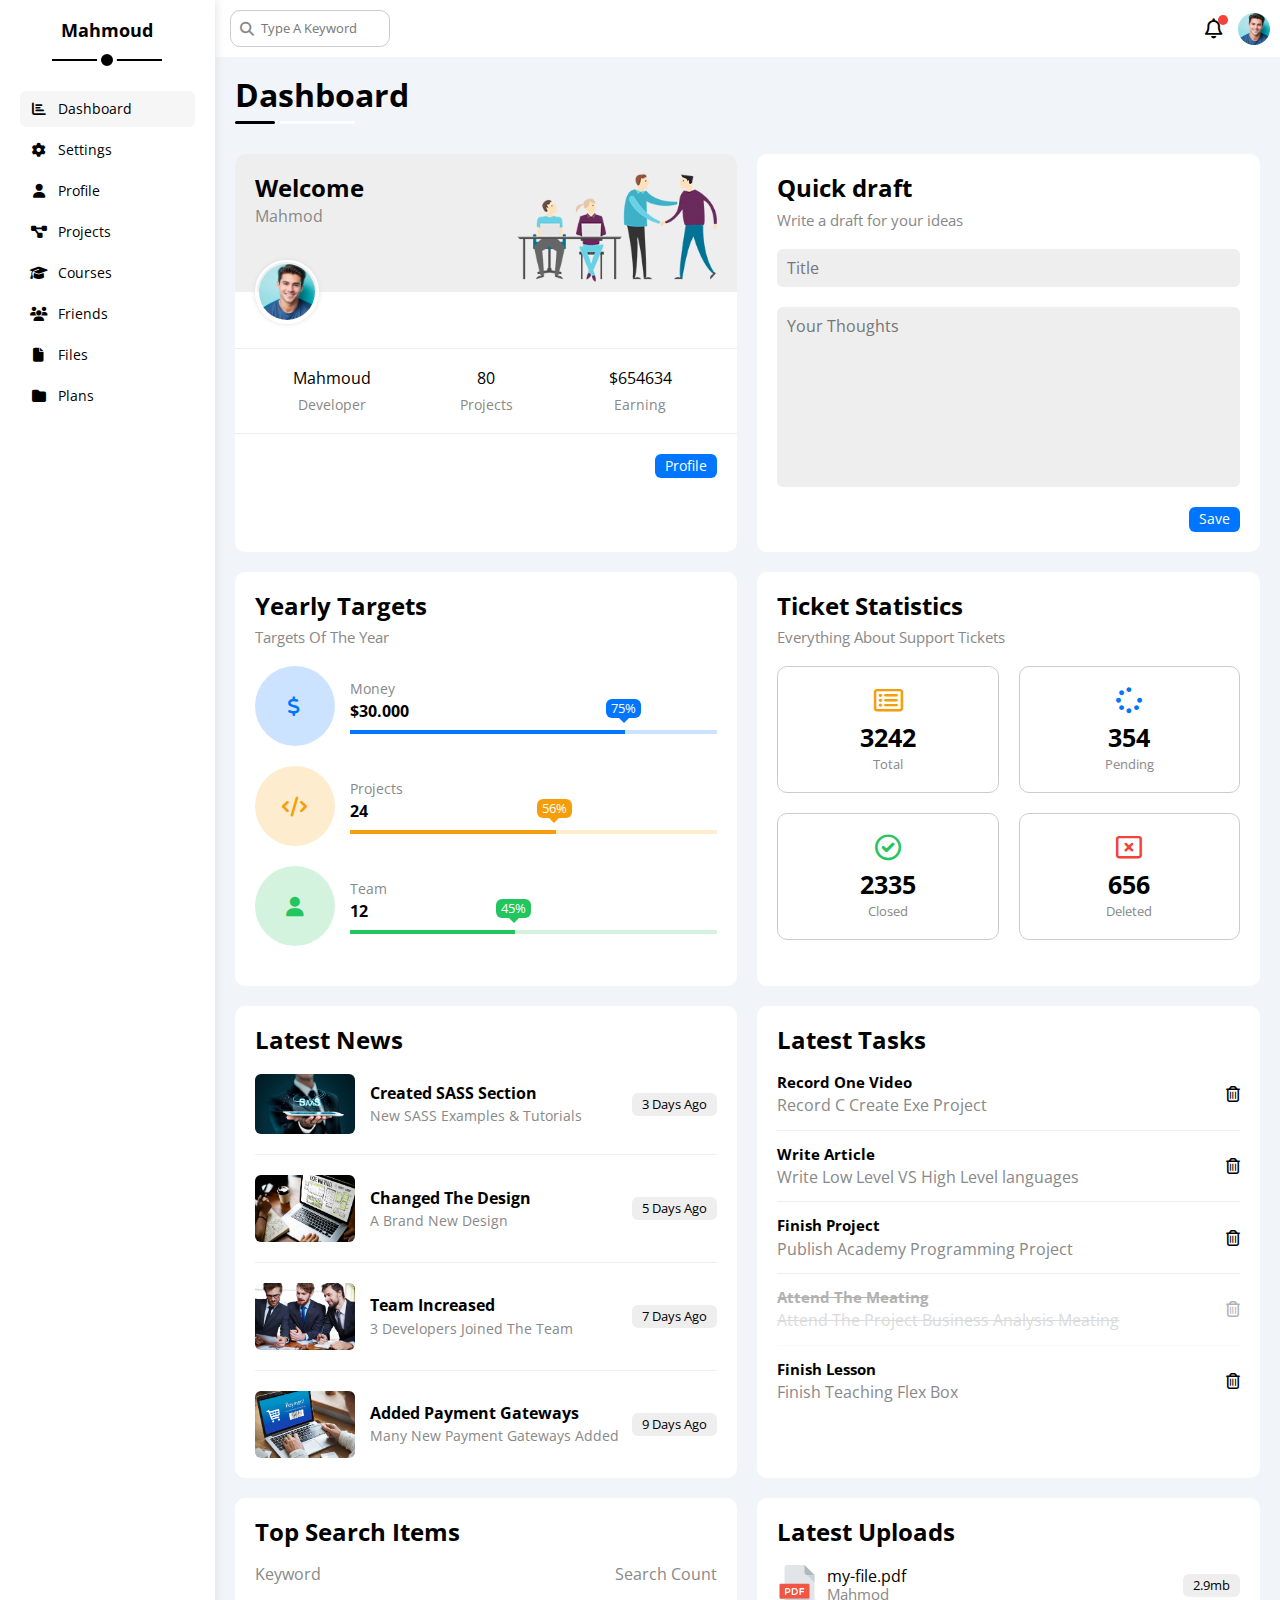
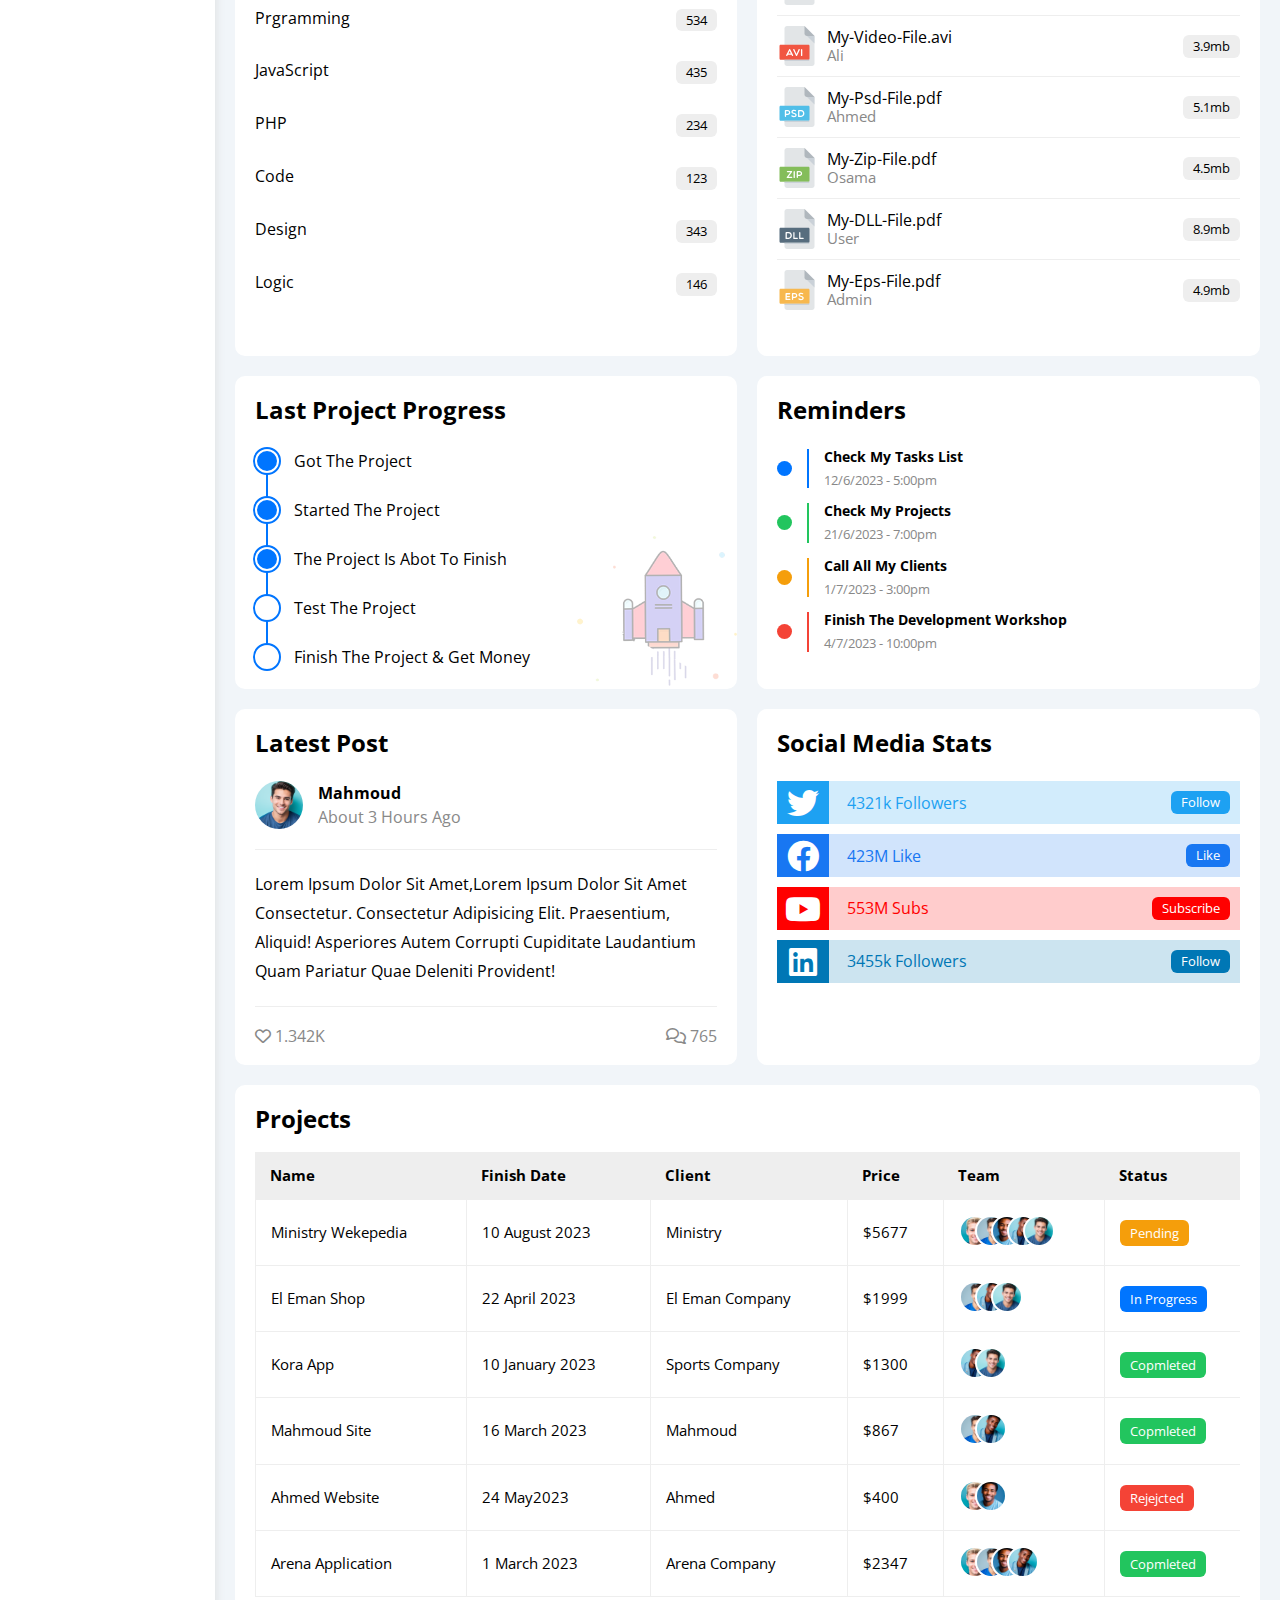
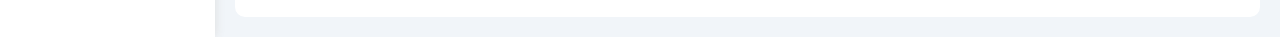
<file: index.html>
<!DOCTYPE html>
<html lang="en">
  <head>
    <meta charset="UTF-8" />
    <meta http-equiv="X-UA-Compatible" content="IE=edge" />
    <meta name="viewport" content="width=device-width, initial-scale=1.0" />
    <title>Dashboard Design</title>
    <!-- Render All Elements Normally -->
    <link rel="stylesheet" href="css/normalize.css" />
    <!-- Font Awesome Library -->
    <link rel="stylesheet" href="css/all.min.css" />
    <!-- Framework CSS File -->
    <link rel="stylesheet" href="css/framework.css" />
    <!-- Main Template CSS File -->
    <link rel="stylesheet" href="css/master.css" />
    <!-- Google Fonts -->
    <link rel="preconnect" href="https://fonts.googleapis.com" />
    <link rel="preconnect" href="https://fonts.gstatic.com" crossorigin />
    <link href="https://fonts.googleapis.com/css2?family=Open+Sans:wght@300;500&#038;display=swap" rel="stylesheet" />
  </head>
  <body>
    <div class="page d-flex">
      <div class="sidebar bg-white p-10 ps-relative">
        <h3 class="ps-relative txa-c mt-0">Mahmoud</h3>
        <ul>
          <li>
            <a class="active d-flex align-c f-14 c-black rad-6 p-10" href="index.html">
              <i class="fa-solid fa-chart-bar fa-fw"></i>
              <span class="ml-10 f-14 hide-mob">Dashboard</span>
            </a>
          </li>
          <li>
            <a class="d-flex align-c f-14 c-black rad-6 p-10" href="settings.html">
              <i class="fa-solid fa-gear fa-fw"></i>
              <span class="ml-10 f-14 hide-mob">Settings</span>
            </a>
          </li>
          <li>
            <a class="d-flex align-c f-14 c-black rad-6 p-10" href="profile.html">
              <i class="fa-solid fa-user fa-fw"></i>
              <span class="ml-10 f-14 hide-mob">Profile</span>
            </a>
          </li>
          <li>
            <a class="d-flex align-c f-14 c-black rad-6 p-10" href="projects.html">
              <i class="fa-solid fa-diagram-project fa-fw"></i>
              <span class="ml-10 f-14 hide-mob">Projects</span>
            </a>
          </li>
          <li>
            <a class="d-flex align-c f-14 c-black rad-6 p-10" href="courses.html">
              <i class="fa-solid fa-graduation-cap fa-fw"></i>
              <span class="ml-10 f-14 hide-mob">Courses</span>
            </a>
          </li>
          <li>
            <a class="d-flex align-c f-14 c-black rad-6 p-10" href="friends.html">
              <i class="fa-solid fa-users fa-fw"></i>
              <span class="ml-10 f-14 hide-mob">Friends</span>
            </a>
          </li>
          <li>
            <a class="d-flex align-c f-14 c-black rad-6 p-10" href="files.html">
              <i class="fa-solid fa-file fa-fw"></i>
              <span class="ml-10 f-14 hide-mob">Files</span>
            </a>
          </li>
          <li>
            <a class="d-flex align-c f-14 c-black rad-6 p-10" href="plans.html">
              <i class="fa-solid fa-folder fa-fw"></i>
              <span class="ml-10 f-14 hide-mob">Plans</span>
            </a>
          </li>
        </ul>
      </div>
      <div class="content w-full">
        <!-- start head -->
        <div class="head bg-white p-15 between-flex">
          <div class="search ps-relative">
            <input class="p-10 b1s-ccc rad-10 caret-grey" type="search" placeholder="Type A Keyword">
          </div>
          <div class="icons d-flex align-c">
            <span class="notification ps-relative">
              <i class="fa-regular fa-bell fa-lg"></i>
            </span>
            <img class="rad-circle" src="./images/avatar-05.png" alt="">
          </div>
        </div>
        <!-- end head -->
        <h1 class="ps-relative">Dashboard</h1>
        <div class="wrapper d-grid gap-20 mr-ml-20 mb-20">
          <!-- start welcome widget -->
          <div class="welcome bg-white rad-10 txa-c-mob block-mob ">
            <div class="intro p-20 d-flex space-between bg-eee">
              <div>
                <h2 class="m-0">Welcome</h2>
                <p class="c-grey mt-5">Mahmod</p>
              </div>
              <img class="hide-mob" src="./images/welcome.png" alt="">
            </div>
            <img class="avatar rad-circle ml-20" src="./images/avatar-05.png" alt="">
            <div class="body txa-c d-flex p-20 mt-20 mb-20 block-mob">
              <div>Mahmoud<span class="d-block c-grey mt-10 f-14">Developer</span></div>
              <div>80<span class="d-block c-grey mt-10 f-14">Projects</span></div>
              <div>$654634<span class="d-block c-grey mt-10 f-14">Earning</span></div>
            </div>
            <a href="profile.html" class="visit d-block f-14 bg-blue w-fit c-white btn-shape">Profile</a>
          </div>
          <!-- start welcome widget -->
          <!-- start quick draft widget -->
          <div class="quick-draft p-20 bg-white rad-10 ">
            <h2 class="mt-0 mb-10">Quick draft</h2>
            <p class="mt-0 mb-20 c-grey f-15">Write a draft for your ideas</p>
            <form>
              <input class="d-block w-full p-10 mb-20 b-none rad-6 bg-eee caret-grey" type="text" placeholder="Title">
              <textarea class="d-block w-full b-none p-10 mb-20 bg-eee rad-6 caret-grey" placeholder="Your Thoughts"></textarea>
              <input class="save d-block b-none w-fit bg-blue f-14 c-white btn-shape" type="submit" value="Save">
            </form>
          </div>
          <!-- end quick draft widget -->
          <!-- start yearly targets widget -->
          <div class="yearly-targets p-20 bg-white rad-10 ">
            <h2 class="mt-0 mb-10">Yearly Targets</h2>
            <p class="mt-0 mb-20 c-grey f-15">Targets Of The Year</p>
            <div class="targets-row mb-20 d-flex align-c blue">
              <div class="icon center-flex rad-circle">
                <i class="fa-solid fa-dollar-sign fa-lg c-blue"></i>
              </div>
              <div class="details">
                <span class="c-grey f-14">Money</span>
                <span class="d-block mt-5 mb-10 fw-bold">$30.000</span>
                <div class="progress ps-relative">
                  <span class="bg-blue blue" style="width: 75%;">
                    <span class="bg-blue c-white rad-6">75%</span>
                  </span>
                </div>
              </div>
            </div>
            <div class="targets-row mb-20 d-flex align-c orange">
              <div class="icon center-flex rad-circle">
                <i class="fa-solid fa-code fa-lg c-orange"></i>
              </div>
              <div class="details">
                <span class="c-grey f-14">Projects</span>
                <span class="d-block mt-5 mb-10 fw-bold">24</span>
                <div class="progress ps-relative">
                  <span class="bg-orange orange" style="width: 56%;">
                    <span class="bg-orange c-white rad-6">56%</span>
                  </span>
                </div>
              </div>
            </div>
            <div class="targets-row mb-20 d-flex align-c green">
              <div class="icon center-flex rad-circle">
                <i class="fa-solid fa-user fa-lg c-green"></i>
              </div>
              <div class="details">
                <span class="c-grey f-14">Team</span>
                <span class="d-block mt-5 mb-10 fw-bold">12</span>
                <div class="progress ps-relative">
                  <span class="bg-green green" style="width: 45%;">
                    <span class="bg-green c-white rad-6">45%</span>
                  </span>
                </div>
              </div>
            </div>
          </div>
          <!-- end yearly targets widget -->
          <!-- start tickets widget -->
          <div class="tickets p-20 bg-white rad-10">
            <h2 class="mt-0 mb-10">Ticket Statistics</h2>
            <p class="mt-0 mb-20 c-grey f-15">Everything About Support Tickets</p>
            <div class="d-flex txa-c gap-20 f-wrap">
              <div class="box c-grey f-13 p-20 rad-10 b1s-ccc">
                <i class="fa-regular fa-rectangle-list mb-10 fa-2x c-orange"></i>
                <span class="d-block f-25 c-black mb-5 fw-bold">3242</span>
                Total
              </div>
              <div class="box c-grey f-13 p-20 rad-10 b1s-ccc">
                <i class="fa-solid fa-spinner mb-10 fa-2x c-blue"></i>
                <span class="d-block f-25 c-black mb-5 fw-bold">354</span>
                Pending
              </div>
              <div class="box c-grey f-13 p-20 rad-10 b1s-ccc">
                <i class="fa-regular fa-circle-check mb-10 fa-2x c-green"></i>
                <span class="d-block f-25 c-black mb-5 fw-bold">2335</span>
                Closed
              </div>
              <div class="box c-grey f-13 p-20 rad-10 b1s-ccc">
                <i class="fa-regular fa-rectangle-xmark mb-10 fa-2x c-red"></i>
                <span class="d-block f-25 c-black mb-5 fw-bold">656</span>
                Deleted
              </div>
            </div>
          </div>
          <!-- end tickets widget -->
          <!-- start latest news widget -->
          <div class="latest-news p-20 bg-white rad-10 txa-c-mob">
            <h2 class="mt-0 mb-20">Latest News</h2>
            <div class="news-row d-flex align-c">
              <img src="./images/news1.webp" alt="" />
              <div class="info">
                <h3>Created SASS Section</h3>
                <p class="c-grey f-14 m-0">New SASS Examples & Tutorials</p>
              </div>
              <div class="btn-shape bg-eee f-13 label">3 Days Ago</div>
            </div>
            <div class="news-row d-flex align-c">
              <img src="./images/news2.webp" alt="" />
              <div class="info">
                <h3>Changed The Design</h3>
                <p class="c-grey f-14 m-0">A Brand New Design</p>
              </div>
              <div class="btn-shape bg-eee f-13 label">5 Days Ago</div>
            </div>
            <div class="news-row d-flex align-c">
              <img src="./images/news3.webp" alt="" />
              <div class="info">
                <h3>Team Increased</h3>
                <p class="c-grey f-14 m-0">3 Developers Joined The Team</p>
              </div>
              <div class="btn-shape bg-eee f-13 label">7 Days Ago</div>
            </div>
            <div class="news-row d-flex align-c">
              <img src="./images/news4.webp" alt="" />
              <div class="info">
                <h3>Added Payment Gateways</h3>
                <p class="c-grey f-14 m-0">Many New Payment Gateways Added</p>
              </div>
              <div class="btn-shape bg-eee f-13 label">9 Days Ago</div>
            </div>
          </div>
          <!-- end latest news widget -->
          <!-- start tasks widget -->
          <div class="tasks p-20 bg-white rad-10">
            <h2 class="m-0 mb-20">Latest Tasks</h2>
            <div class="task-row between-flex">
              <div class="info">
                <h3 class="m-0 mb-5 f-15">Record One Video</h3>
                <p class="m-0 c-grey">Record C Create Exe Project</p>
              </div>
              <i class="fa-regular fa-trash-can delete"></i>
            </div>
            <div class="task-row between-flex">
              <div class="info">
                <h3 class="m-0 mb-5 f-15">Write Article</h3>
                <p class="m-0 c-grey">Write Low Level VS High Level languages</p>
              </div>
              <i class="fa-regular fa-trash-can delete"></i>
            </div>
            <div class="task-row between-flex">
              <div class="info">
                <h3 class="m-0 mb-5 f-15">Finish Project</h3>
                <p class="m-0 c-grey">Publish Academy Programming Project</p>
              </div>
              <i class="fa-regular fa-trash-can delete"></i>
            </div>
            <div class="task-row between-flex done">
              <div class="info">
                <h3 class="m-0 mb-5 f-15">Attend The Meating</h3>
                <p class="m-0 c-grey">Attend The Project Business Analysis Meating</p>
              </div>
              <i class="fa-regular fa-trash-can delete"></i>
            </div>
            <div class="task-row between-flex">
              <div class="info">
                <h3 class="m-0 mb-5 f-15">Finish Lesson</h3>
                <p class="m-0 c-grey">Finish Teaching Flex Box</p>
              </div>
              <i class="fa-regular fa-trash-can delete"></i>
            </div>
          </div>
          <!-- end tasks widget -->
          <!-- start top searched words widget -->
          <div class="search-items p-20 bg-white rad-10">
            <h2 class="mt-0 mb-20">Top Search Items</h2>
            <div class="items-head d-flex space-between c-grey mb-10">
              <div>Keyword</div>
              <div>Search Count</div>
            </div>
            <div class="items d-flex space-between pt-15 pb-15">
              <span>Prgramming</span>
              <span class="btn-shape bg-eee f-13">534</span>
            </div>
            <div class="items d-flex space-between pt-15 pb-15">
              <span>JavaScript</span>
              <span class="btn-shape bg-eee f-13">435</span>
            </div>
            <div class="items d-flex space-between pt-15 pb-15">
              <span>PHP</span>
              <span class="btn-shape bg-eee f-13">234</span>
            </div>
            <div class="items d-flex space-between pt-15 pb-15">
              <span>Code</span>
              <span class="btn-shape bg-eee f-13">123</span>
            </div>
            <div class="items d-flex space-between pt-15 pb-15">
              <span>Design</span>
              <span class="btn-shape bg-eee f-13">343</span>
            </div>
            <div class="items d-flex space-between pt-15 pb-15">
              <span>Logic</span>
              <span class="btn-shape bg-eee f-13">146</span>
            </div>
          </div>
          <!-- end top searched words widget -->
          <!-- start latest uploads widget -->
          <div class="latest-uploads p-20 bg-white rad-10">
            <h2 class="mt-0 mb-20">Latest Uploads</h2>
            <ul>
              <li class="between-flex mb-10 pb-10">
                <div class="d-flex align-c">
                  <img class="mr-10" src="./images/pdf.svg" alt="">
                  <div>
                    <span class="d-block">my-file.pdf</span>
                    <span class="c-grey f-15">Mahmod</span>
                  </div>
                </div>
                <div class="btn-shape bg-eee f-13">
                  2.9mb
                </div>
              </li>
              <li class="between-flex mb-10 pb-10">
                <div class="d-flex align-c">
                  <img class="mr-10" src="./images/avi.svg" alt="">
                  <div>
                    <span class="d-block">My-Video-File.avi</span>
                    <span class="c-grey f-15">Ali</span>
                  </div>
                </div>
                <div class="btn-shape bg-eee f-13">
                  3.9mb
                </div>
              </li>
              <li class="between-flex mb-10 pb-10">
                <div class="d-flex align-c">
                  <img class="mr-10" src="./images/psd.svg" alt="">
                  <div>
                    <span class="d-block">My-Psd-File.pdf</span>
                    <span class="c-grey f-15">Ahmed</span>
                  </div>
                </div>
                <div class="btn-shape bg-eee f-13">
                  5.1mb
                </div>
              </li>
              <li class="between-flex mb-10 pb-10">
                <div class="d-flex align-c">
                  <img class="mr-10" src="./images/zip.svg" alt="">
                  <div>
                    <span class="d-block">My-Zip-File.pdf</span>
                    <span class="c-grey f-15">Osama</span>
                  </div>
                </div>
                <div class="btn-shape bg-eee f-13">
                  4.5mb
                </div>
              </li>
              <li class="between-flex mb-10 pb-10">
                <div class="d-flex align-c">
                  <img class="mr-10" src="./images/dll.svg" alt="">
                  <div>
                    <span class="d-block">My-DLL-File.pdf</span>
                    <span class="c-grey f-15">User</span>
                  </div>
                </div>
                <div class="btn-shape bg-eee f-13">
                  8.9mb
                </div>
              </li>
              <li class="between-flex mb-10 pb-10">
                <div class="d-flex align-c">
                  <img class="mr-10" src="./images/eps.svg" alt="">
                  <div>
                    <span class="d-block">My-Eps-File.pdf</span>
                    <span class="c-grey f-15">Admin</span>
                  </div>
                </div>
                <div class="btn-shape bg-eee f-13">
                  4.9mb
                </div>
              </li>
            </ul>
          </div>
          <!-- end latest uploads widget -->
          <!-- start last project progress widget -->
          <div class="last-project p-20 bg-white rad-10 ps-relative">
            <h2 class="mt-0 mb-20">Last Project Progress</h2>
            <ul class="m-0 ps-relative">
              <li class="d-flex align-c mt-25 done">Got The Project</li>
              <li class="d-flex align-c mt-25 done">Started The Project</li>
              <li class="d-flex align-c mt-25 done">The Project Is Abot To Finish</li>
              <li class="d-flex align-c mt-25 current">Test The Project</li>
              <li class="d-flex align-c mt-25">Finish The Project & Get Money</li>
            </ul>
            <img class="launch-icon hide-mob" src="./images/project.png" alt="">
          </div>
          <!-- end last project progress widget -->
          <!-- start reminders widget -->
          <div class="reminders p-20 bg-white rad-10 ps-relative">
            <h2 class="mt-0 mb-25">Reminders</h2>
            <ul>
              <li class="d-flex align-c mt-15">
                <span class="key bg-blue mr-15 d-block rad-circle"></span>
                <div class="pl-15 blue">
                  <p class="f-14 fw-bold mt-0 mb-5">Check My Tasks List</p>
                  <span class="c-grey f-13">12/6/2023 - 5:00pm</span>
                </div>
              </li>
              <li class="d-flex align-c mt-15">
                <span class="key bg-green mr-15 d-block rad-circle"></span>
                <div class="pl-15 green">
                  <p class="f-14 fw-bold mt-0 mb-5">Check My Projects</p>
                  <span class="c-grey f-13">21/6/2023 - 7:00pm</span>
                </div>
              </li>
              <li class="d-flex align-c mt-15">
                <span class="key bg-orange mr-15 d-block rad-circle"></span>
                <div class="pl-15 orange">
                  <p class="f-14 fw-bold mt-0 mb-5">Call All My Clients</p>
                  <span class="c-grey f-13">1/7/2023 - 3:00pm</span>
                </div>
              </li>
              <li class="d-flex align-c mt-15">
                <span class="key bg-red mr-15 d-block rad-circle"></span>
                <div class="pl-15 red">
                  <p class="f-14 fw-bold mt-0 mb-5">Finish The Development Workshop</p>
                  <span class="c-grey f-13">4/7/2023 - 10:00pm</span>
                </div>
              </li>
            </ul>
          </div>
          <!-- end reminders widget -->
          <!-- start latest post widget -->
          <div class="latest-post p-20 bg-white rad-10">
            <h2 class="mt-0 mb-25">Latest Post</h2>
            <div class="top d-flex align-c">
              <img class="avatar mr-15 rad-circle" src="./images/avatar-05.png" alt="">
              <div class="info">
                <span class="d-block fw-bold mb-5">Mahmoud</span>
                <span class="c-grey">About 3 Hours Ago</span>
              </div>
            </div>
            <div class="post-content pt-20 pb-20 mt-20 mb-20 txa-c-mob">
              Lorem ipsum dolor sit amet,Lorem ipsum dolor sit amet consectetur. consectetur adipisicing elit. Praesentium, aliquid! Asperiores autem corrupti cupiditate laudantium quam pariatur quae deleniti provident!
            </div>
            <div class="post-stats c-grey between-flex">
              <div>
                <i class="fa-regular fa-heart"></i>
                <span>1.342K</span>
              </div>
              <div>
                <i class="fa-regular fa-comments"></i>
                <span>765</span>
              </div>
            </div>
          </div>
          <!-- end latest post widget -->
          <!-- start social media stats widget -->
          <div class="social-media p-20 bg-white rad-10 ps-relative">
            <h2 class="mt-0 mb-25">Social Media Stats</h2>
            <div class="box twitter p-15 mb-10 between-flex ps-relative">
              <i class="fa-brands fa-twitter fa-2x c-white h-full center-flex "></i>
              <span>4321k Followers</span>
              <a class="btn-shape c-white f-13 " href="#">Follow</a>
            </div>
            <div class="box facebook p-15 mb-10 between-flex ps-relative">
              <i class="fa-brands fa-facebook fa-2x c-white h-full center-flex "></i>
              <span>423M Like</span>
              <a class="btn-shape c-white f-13 " href="#">Like</a>
            </div>
            <div class="box youtube p-15 mb-10 between-flex ps-relative">
              <i class="fa-brands fa-youtube fa-2x c-white h-full center-flex "></i>
              <span>553M Subs</span>
              <a class="btn-shape c-white f-13 " href="#">Subscribe</a>
            </div>
            <div class="box linkedin p-15 mb-10 between-flex ps-relative">
              <i class="fa-brands fa-linkedin fa-2x c-white h-full center-flex "></i>
              <span>3455k Followers</span>
              <a class="btn-shape c-white f-13 " href="#">Follow</a>
            </div>
          </div>
          <!-- end social media stats widget -->
        </div>
        <!-- start projects table -->
        <div class="projects p-20 bg-white rad-10 m-20">
          <h2 class="mt-0 mb-20">Projects</h2>
          <div class="responsive-table">
            <table class="f-15 w-full">
              <thead>
                <tr>
                  <td>Name</td>
                  <td>Finish Date</td>
                  <td>Client</td>
                  <td>Price</td>
                  <td>Team</td>
                  <td>Status</td>
                </tr>
              </thead>
              <tbody>
                <tr>
                  <td>Ministry Wekepedia</td>
                  <td>10 August 2023</td>
                  <td>Ministry</td>
                  <td>$5677</td>
                  <td>
                    <img src="./images/avatar-01.png" alt="">
                    <img src="./images/avatar-02.png" alt="">
                    <img src="./images/avatar-03.png" alt="">
                    <img src="./images/avatar-04.png" alt="">
                    <img src="./images/avatar-05.png" alt="">
                  </td>
                  <td>
                    <span class="label btn-shape bg-orange c-white">Pending</span>
                  </td>
                </tr>
                <tr>
                  <td>El Eman Shop</td>
                  <td>22 April 2023</td>
                  <td>El Eman Company</td>
                  <td>$1999</td>
                  <td>
                    <img src="./images/avatar-02.png" alt="">
                    <img src="./images/avatar-04.png" alt="">
                    <img src="./images/avatar-05.png" alt="">
                  </td>
                  <td>
                    <span class="label btn-shape bg-blue c-white">In Progress</span>
                  </td>
                </tr>
                <tr>
                  <td>Kora App</td>
                  <td>10 January 2023</td>
                  <td>Sports Company</td>
                  <td>$1300</td>
                  <td>
                    <img src="./images/avatar-04.png" alt="">
                    <img src="./images/avatar-05.png" alt="">
                  </td>
                  <td>
                    <span class="label btn-shape bg-green c-white">Copmleted</span>
                  </td>
                </tr>
                <tr>
                  <td>Mahmoud Site</td>
                  <td>16 March 2023</td>
                  <td>Mahmoud</td>
                  <td>$867</td>
                  <td>
                    <img src="./images/avatar-02.png" alt="">
                    <img src="./images/avatar-04.png" alt="">
                  </td>
                  <td>
                    <span class="label btn-shape bg-green c-white">Copmleted</span>
                  </td>
                </tr>
                <td>Ahmed Website </td>
                <td>24 May2023</td>
                <td>Ahmed</td>
                <td>$400</td>
                <td>
                  <img src="./images/avatar-01.png" alt="">
                  <img src="./images/avatar-03.png" alt="">
                </td>
                <td>
                  <span class="label btn-shape bg-red c-white">Rejejcted</span>
                </td>
              </tr>
                <tr>
                  <td>Arena Application</td>
                  <td>1 March 2023</td>
                  <td>Arena Company</td>
                  <td>$2347</td>
                  <td>
                    <img src="./images/avatar-01.png" alt="">
                    <img src="./images/avatar-02.png" alt="">
                    <img src="./images/avatar-03.png" alt="">
                    <img src="./images/avatar-04.png" alt="">
                  </td>
                  <td>
                    <span class="label btn-shape bg-green c-white">Copmleted</span>
                  </td>
                </tr>
              </tbody>
            </table>
          </div>
        </div>
        <!-- end projects table -->
      </div>
    </div>
  </body>
</html>
</file>
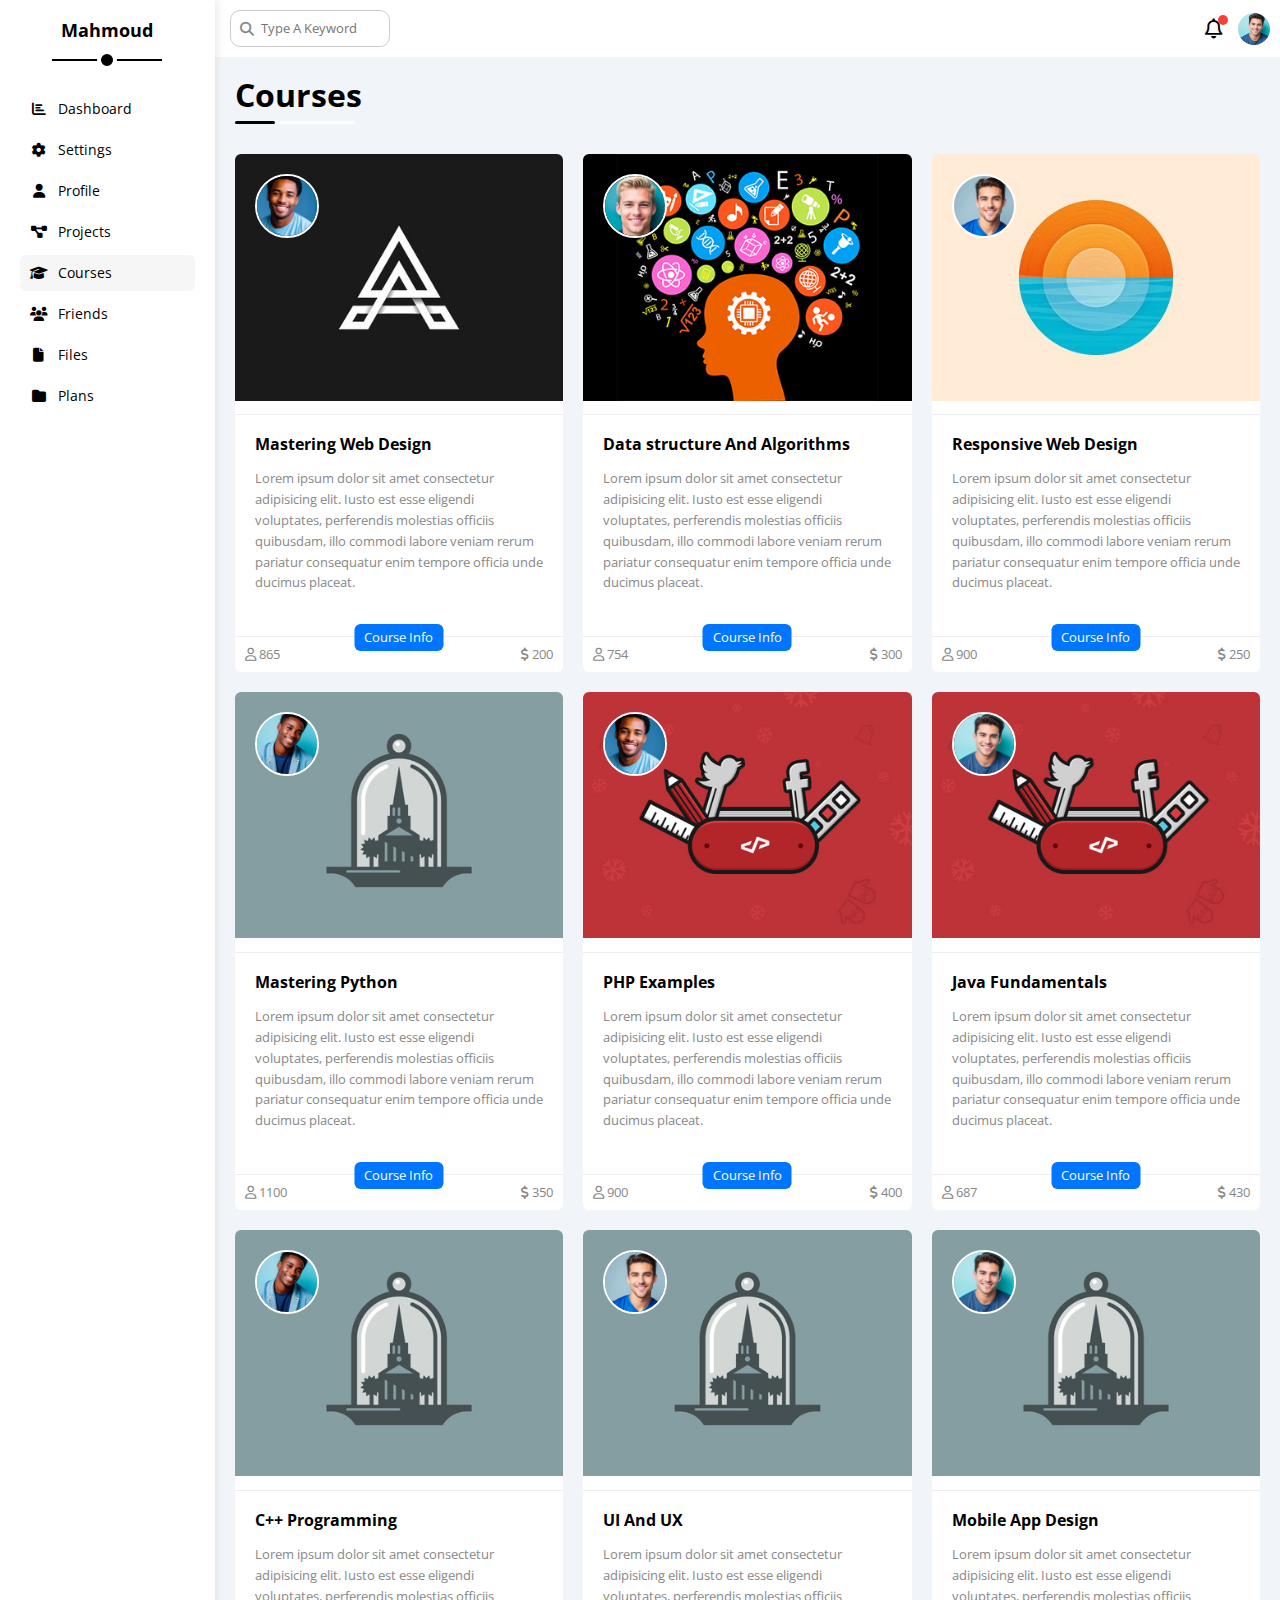
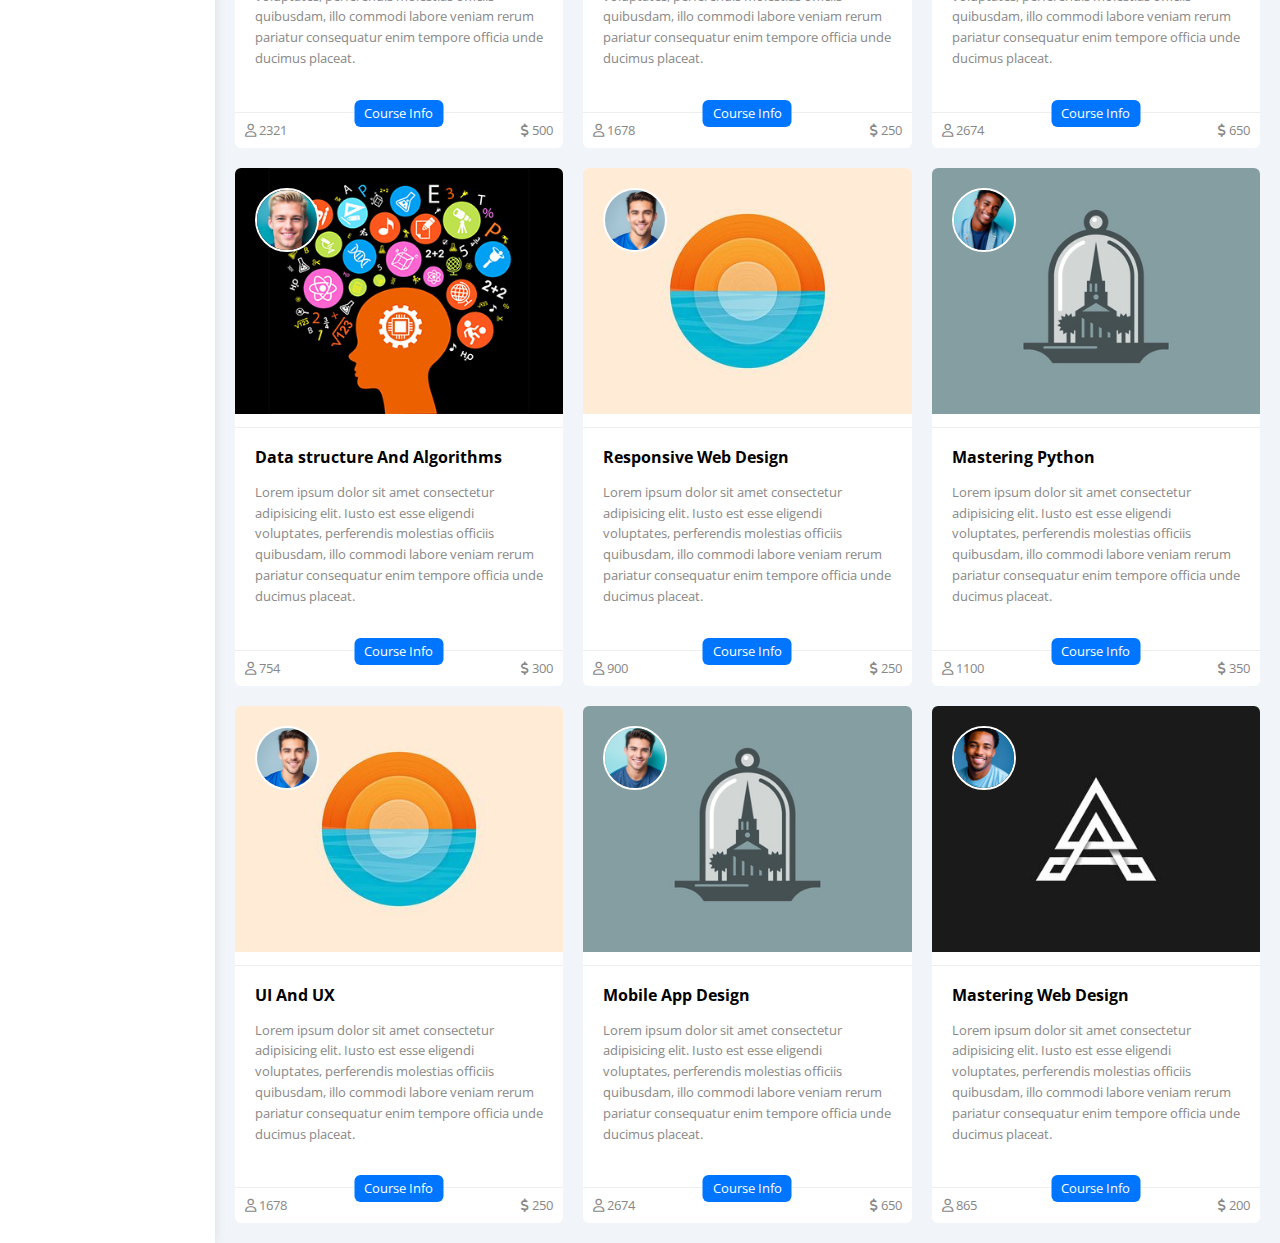
<file: courses.html>
<!DOCTYPE html>
<html lang="en">
  <head>
    <meta charset="UTF-8" />
    <meta http-equiv="X-UA-Compatible" content="IE=edge" />
    <meta name="viewport" content="width=device-width, initial-scale=1.0" />
    <title>Courses</title>
    <!-- Render All Elements Normally -->
    <link rel="stylesheet" href="css/normalize.css" />
    <!-- Font Awesome Library -->
    <link rel="stylesheet" href="css/all.min.css" />
    <!-- Framework CSS File -->
    <link rel="stylesheet" href="css/framework.css" />
    <!-- Main Template CSS File -->
    <link rel="stylesheet" href="css/master.css" />
    <!-- Google Fonts -->
    <link rel="preconnect" href="https://fonts.googleapis.com" />
    <link rel="preconnect" href="https://fonts.gstatic.com" crossorigin />
    <link href="https://fonts.googleapis.com/css2?family=Open+Sans:wght@300;500&#038;display=swap" rel="stylesheet" />
  </head>
  <body>
    <div class="page d-flex">
      <div class="sidebar bg-white p-10 ps-relative">
        <h3 class="ps-relative txa-c mt-0">Mahmoud</h3>
        <ul>
          <li>
            <a class="d-flex align-c f-14 c-black rad-6 p-10" href="index.html">
              <i class="fa-solid fa-chart-bar fa-fw"></i>
              <span class="ml-10 f-14 hide-mob">Dashboard</span>
            </a>
          </li>
          <li>
            <a class="d-flex align-c f-14 c-black rad-6 p-10" href="settings.html">
              <i class="fa-solid fa-gear fa-fw"></i>
              <span class="ml-10 f-14 hide-mob">Settings</span>
            </a>
          </li>
          <li>
            <a class="d-flex align-c f-14 c-black rad-6 p-10" href="profile.html">
              <i class="fa-solid fa-user fa-fw"></i>
              <span class="ml-10 f-14 hide-mob">Profile</span>
            </a>
          </li>
          <li>
            <a class="d-flex align-c f-14 c-black rad-6 p-10" href="projects.html">
              <i class="fa-solid fa-diagram-project fa-fw"></i>
              <span class="ml-10 f-14 hide-mob">Projects</span>
            </a>
          </li>
          <li>
            <a class="active d-flex align-c f-14 c-black rad-6 p-10" href="courses.html">
              <i class="fa-solid fa-graduation-cap fa-fw"></i>
              <span class="ml-10 f-14 hide-mob">Courses</span>
            </a>
          </li>
          <li>
            <a class="d-flex align-c f-14 c-black rad-6 p-10" href="friends.html">
              <i class="fa-solid fa-users fa-fw"></i>
              <span class="ml-10 f-14 hide-mob">Friends</span>
            </a>
          </li>
          <li>
            <a class="d-flex align-c f-14 c-black rad-6 p-10" href="files.html">
              <i class="fa-solid fa-file fa-fw"></i>
              <span class="ml-10 f-14 hide-mob">Files</span>
            </a>
          </li>
          <li>
            <a class="d-flex align-c f-14 c-black rad-6 p-10" href="plans.html">
              <i class="fa-solid fa-folder fa-fw"></i>
              <span class="ml-10 f-14 hide-mob">Plans</span>
            </a>
          </li>
        </ul>
      </div>
      <div class="content w-full">
        <!-- start head -->
        <div class="head bg-white p-15 between-flex">
          <div class="search ps-relative">
            <input class="p-10 b1s-ccc rad-10 caret-grey" type="search" placeholder="Type A Keyword">
          </div>
          <div class="icons d-flex align-c">
            <span class="notification ps-relative">
              <i class="fa-regular fa-bell fa-lg"></i>
            </span>
            <img class="rad-circle" src="./images/avatar-05.png" alt="">
          </div>
        </div>
        <!-- end head -->
        <h1 class="ps-relative">Courses</h1>
        <div class="courses-page  m-20 d-grid gap-20">
          <div class="course bg-white rad-6 ps-relative">
            <img class="cover" src="./images/course-01.jpg" alt="">
            <img class="instructor" src="./images/avatar-03.png" alt="">
            <div class="p-20">
              <h4 class="m-0">Mastering Web Design</h4>
              <p class="description c-grey f-13 mt-15">
                Lorem ipsum dolor sit amet consectetur adipisicing elit. Iusto est esse eligendi voluptates, perferendis molestias officiis quibusdam, illo commodi labore veniam rerum pariatur consequatur enim tempore officia unde ducimus placeat.
              </p>
            </div>
            <div class="info between-flex ps-relative p-15">
              <span class="title c-white bg-blue btn-shape">Course Info</span>
              <span class="c-grey">
                <i class="fa-regular fa-user"></i>
                865
              </span>
              <span class="c-grey">
                <i class="fa-solid fa-dollar-sign"></i>
                200
              </span>
            </div>
          </div>
          <div class="course bg-white rad-6 ps-relative">
            <img class="cover" src="./images/course-02.jpg" alt="">
            <img class="instructor" src="./images/avatar-01.png" alt="">
            <div class="p-20">
              <h4 class="m-0">Data structure And Algorithms</h4>
              <p class="description c-grey f-13 mt-15">
                Lorem ipsum dolor sit amet consectetur adipisicing elit. Iusto est esse eligendi voluptates, perferendis molestias officiis quibusdam, illo commodi labore veniam rerum pariatur consequatur enim tempore officia unde ducimus placeat.
              </p>
            </div>
            <div class="info between-flex ps-relative p-15">
              <span class="title c-white bg-blue btn-shape">Course Info</span>
              <span class="c-grey">
                <i class="fa-regular fa-user"></i>
                754
              </span>
              <span class="c-grey">
                <i class="fa-solid fa-dollar-sign"></i>
                300
              </span>
            </div>
          </div>
          <div class="course bg-white rad-6 ps-relative">
            <img class="cover" src="./images/course-03.jpg" alt="">
            <img class="instructor" src="./images/avatar-02.png" alt="">
            <div class="p-20">
              <h4 class="m-0">Responsive Web Design</h4>
              <p class="description c-grey f-13 mt-15">
                Lorem ipsum dolor sit amet consectetur adipisicing elit. Iusto est esse eligendi voluptates, perferendis molestias officiis quibusdam, illo commodi labore veniam rerum pariatur consequatur enim tempore officia unde ducimus placeat.
              </p>
            </div>
            <div class="info between-flex ps-relative p-15">
              <span class="title c-white bg-blue btn-shape">Course Info</span>
              <span class="c-grey">
                <i class="fa-regular fa-user"></i>
                900
              </span>
              <span class="c-grey">
                <i class="fa-solid fa-dollar-sign"></i>
                250
              </span>
            </div>
          </div>
          <div class="course bg-white rad-6 ps-relative">
            <img class="cover" src="./images/course-04.jpg" alt="">
            <img class="instructor" src="./images/avatar-04.png" alt="">
            <div class="p-20">
              <h4 class="m-0">Mastering Python</h4>
              <p class="description c-grey f-13 mt-15">
                Lorem ipsum dolor sit amet consectetur adipisicing elit. Iusto est esse eligendi voluptates, perferendis molestias officiis quibusdam, illo commodi labore veniam rerum pariatur consequatur enim tempore officia unde ducimus placeat.
              </p>
            </div>
            <div class="info between-flex ps-relative p-15">
              <span class="title c-white bg-blue btn-shape">Course Info</span>
              <span class="c-grey">
                <i class="fa-regular fa-user"></i>
                1100
              </span>
              <span class="c-grey">
                <i class="fa-solid fa-dollar-sign"></i>
                350
              </span>
            </div>
          </div>
          <div class="course bg-white rad-6 ps-relative">
            <img class="cover" src="./images/course-05.jpg" alt="">
            <img class="instructor" src="./images/avatar-03.png" alt="">
            <div class="p-20">
              <h4 class="m-0">PHP Examples</h4>
              <p class="description c-grey f-13 mt-15">
                Lorem ipsum dolor sit amet consectetur adipisicing elit. Iusto est esse eligendi voluptates, perferendis molestias officiis quibusdam, illo commodi labore veniam rerum pariatur consequatur enim tempore officia unde ducimus placeat.
              </p>
            </div>
            <div class="info between-flex ps-relative p-15">
              <span class="title c-white bg-blue btn-shape">Course Info</span>
              <span class="c-grey">
                <i class="fa-regular fa-user"></i>
                900
              </span>
              <span class="c-grey">
                <i class="fa-solid fa-dollar-sign"></i>
                400
              </span>
            </div>
          </div>
          <div class="course bg-white rad-6 ps-relative">
            <img class="cover" src="./images/course-05.jpg" alt="">
            <img class="instructor" src="./images/avatar-05.png" alt="">
            <div class="p-20">
              <h4 class="m-0">Java Fundamentals</h4>
              <p class="description c-grey f-13 mt-15">
                Lorem ipsum dolor sit amet consectetur adipisicing elit. Iusto est esse eligendi voluptates, perferendis molestias officiis quibusdam, illo commodi labore veniam rerum pariatur consequatur enim tempore officia unde ducimus placeat.
              </p>
            </div>
            <div class="info between-flex ps-relative p-15">
              <span class="title c-white bg-blue btn-shape">Course Info</span>
              <span class="c-grey">
                <i class="fa-regular fa-user"></i>
                687
              </span>
              <span class="c-grey">
                <i class="fa-solid fa-dollar-sign"></i>
                430
              </span>
            </div>
          </div>
          <div class="course bg-white rad-6 ps-relative">
            <img class="cover" src="./images/course-04.jpg" alt="">
            <img class="instructor" src="./images/avatar-04.png" alt="">
            <div class="p-20">
              <h4 class="m-0">C++ Programming</h4>
              <p class="description c-grey f-13 mt-15">
                Lorem ipsum dolor sit amet consectetur adipisicing elit. Iusto est esse eligendi voluptates, perferendis molestias officiis quibusdam, illo commodi labore veniam rerum pariatur consequatur enim tempore officia unde ducimus placeat.
              </p>
            </div>
            <div class="info between-flex ps-relative p-15">
              <span class="title c-white bg-blue btn-shape">Course Info</span>
              <span class="c-grey">
                <i class="fa-regular fa-user"></i>
                2321
              </span>
              <span class="c-grey">
                <i class="fa-solid fa-dollar-sign"></i>
                500
              </span>
            </div>
          </div>
          <div class="course bg-white rad-6 ps-relative">
            <img class="cover" src="./images/course-04.jpg" alt="">
            <img class="instructor" src="./images/avatar-02.png" alt="">
            <div class="p-20">
              <h4 class="m-0">UI And UX</h4>
              <p class="description c-grey f-13 mt-15">
                Lorem ipsum dolor sit amet consectetur adipisicing elit. Iusto est esse eligendi voluptates, perferendis molestias officiis quibusdam, illo commodi labore veniam rerum pariatur consequatur enim tempore officia unde ducimus placeat.
              </p>
            </div>
            <div class="info between-flex ps-relative p-15">
              <span class="title c-white bg-blue btn-shape">Course Info</span>
              <span class="c-grey">
                <i class="fa-regular fa-user"></i>
                1678
              </span>
              <span class="c-grey">
                <i class="fa-solid fa-dollar-sign"></i>
                250
              </span>
            </div>
          </div>
          <div class="course bg-white rad-6 ps-relative">
            <img class="cover" src="./images/course-04.jpg" alt="">
            <img class="instructor" src="./images/avatar-05.png" alt="">
            <div class="p-20">
              <h4 class="m-0">Mobile App Design</h4>
              <p class="description c-grey f-13 mt-15">
                Lorem ipsum dolor sit amet consectetur adipisicing elit. Iusto est esse eligendi voluptates, perferendis molestias officiis quibusdam, illo commodi labore veniam rerum pariatur consequatur enim tempore officia unde ducimus placeat.
              </p>
            </div>
            <div class="info between-flex ps-relative p-15">
              <span class="title c-white bg-blue btn-shape">Course Info</span>
              <span class="c-grey">
                <i class="fa-regular fa-user"></i>
                2674
              </span>
              <span class="c-grey">
                <i class="fa-solid fa-dollar-sign"></i>
                650
              </span>
            </div>
          </div>
          <div class="course bg-white rad-6 ps-relative">
            <img class="cover" src="./images/course-02.jpg" alt="">
            <img class="instructor" src="./images/avatar-01.png" alt="">
            <div class="p-20">
              <h4 class="m-0">Data structure And Algorithms</h4>
              <p class="description c-grey f-13 mt-15">
                Lorem ipsum dolor sit amet consectetur adipisicing elit. Iusto est esse eligendi voluptates, perferendis molestias officiis quibusdam, illo commodi labore veniam rerum pariatur consequatur enim tempore officia unde ducimus placeat.
              </p>
            </div>
            <div class="info between-flex ps-relative p-15">
              <span class="title c-white bg-blue btn-shape">Course Info</span>
              <span class="c-grey">
                <i class="fa-regular fa-user"></i>
                754
              </span>
              <span class="c-grey">
                <i class="fa-solid fa-dollar-sign"></i>
                300
              </span>
            </div>
          </div>
          <div class="course bg-white rad-6 ps-relative">
            <img class="cover" src="./images/course-03.jpg" alt="">
            <img class="instructor" src="./images/avatar-02.png" alt="">
            <div class="p-20">
              <h4 class="m-0">Responsive Web Design</h4>
              <p class="description c-grey f-13 mt-15">
                Lorem ipsum dolor sit amet consectetur adipisicing elit. Iusto est esse eligendi voluptates, perferendis molestias officiis quibusdam, illo commodi labore veniam rerum pariatur consequatur enim tempore officia unde ducimus placeat.
              </p>
            </div>
            <div class="info between-flex ps-relative p-15">
              <span class="title c-white bg-blue btn-shape">Course Info</span>
              <span class="c-grey">
                <i class="fa-regular fa-user"></i>
                900
              </span>
              <span class="c-grey">
                <i class="fa-solid fa-dollar-sign"></i>
                250
              </span>
            </div>
          </div>
          <div class="course bg-white rad-6 ps-relative">
            <img class="cover" src="./images/course-04.jpg" alt="">
            <img class="instructor" src="./images/avatar-04.png" alt="">
            <div class="p-20">
              <h4 class="m-0">Mastering Python</h4>
              <p class="description c-grey f-13 mt-15">
                Lorem ipsum dolor sit amet consectetur adipisicing elit. Iusto est esse eligendi voluptates, perferendis molestias officiis quibusdam, illo commodi labore veniam rerum pariatur consequatur enim tempore officia unde ducimus placeat.
              </p>
            </div>
            <div class="info between-flex ps-relative p-15">
              <span class="title c-white bg-blue btn-shape">Course Info</span>
              <span class="c-grey">
                <i class="fa-regular fa-user"></i>
                1100
              </span>
              <span class="c-grey">
                <i class="fa-solid fa-dollar-sign"></i>
                350
              </span>
            </div>
          </div>
          <div class="course bg-white rad-6 ps-relative">
            <img class="cover" src="./images/course-03.jpg" alt="">
            <img class="instructor" src="./images/avatar-02.png" alt="">
            <div class="p-20">
              <h4 class="m-0">UI And UX</h4>
              <p class="description c-grey f-13 mt-15">
                Lorem ipsum dolor sit amet consectetur adipisicing elit. Iusto est esse eligendi voluptates, perferendis molestias officiis quibusdam, illo commodi labore veniam rerum pariatur consequatur enim tempore officia unde ducimus placeat.
              </p>
            </div>
            <div class="info between-flex ps-relative p-15">
              <span class="title c-white bg-blue btn-shape">Course Info</span>
              <span class="c-grey">
                <i class="fa-regular fa-user"></i>
                1678
              </span>
              <span class="c-grey">
                <i class="fa-solid fa-dollar-sign"></i>
                250
              </span>
            </div>
          </div>
          <div class="course bg-white rad-6 ps-relative">
            <img class="cover" src="./images/course-04.jpg" alt="">
            <img class="instructor" src="./images/avatar-05.png" alt="">
            <div class="p-20">
              <h4 class="m-0">Mobile App Design</h4>
              <p class="description c-grey f-13 mt-15">
                Lorem ipsum dolor sit amet consectetur adipisicing elit. Iusto est esse eligendi voluptates, perferendis molestias officiis quibusdam, illo commodi labore veniam rerum pariatur consequatur enim tempore officia unde ducimus placeat.
              </p>
            </div>
            <div class="info between-flex ps-relative p-15">
              <span class="title c-white bg-blue btn-shape">Course Info</span>
              <span class="c-grey">
                <i class="fa-regular fa-user"></i>
                2674
              </span>
              <span class="c-grey">
                <i class="fa-solid fa-dollar-sign"></i>
                650
              </span>
            </div>
          </div>
          <div class="course bg-white rad-6 ps-relative">
            <img class="cover" src="./images/course-01.jpg" alt="">
            <img class="instructor" src="./images/avatar-03.png" alt="">
            <div class="p-20">
              <h4 class="m-0">Mastering Web Design</h4>
              <p class="description c-grey f-13 mt-15">
                Lorem ipsum dolor sit amet consectetur adipisicing elit. Iusto est esse eligendi voluptates, perferendis molestias officiis quibusdam, illo commodi labore veniam rerum pariatur consequatur enim tempore officia unde ducimus placeat.
              </p>
            </div>
            <div class="info between-flex ps-relative p-15">
              <span class="title c-white bg-blue btn-shape">Course Info</span>
              <span class="c-grey">
                <i class="fa-regular fa-user"></i>
                865
              </span>
              <span class="c-grey">
                <i class="fa-solid fa-dollar-sign"></i>
                200
              </span>
            </div>
          </div>
        </div>
      </div>
    </div>
  </body>
</html>
</file>
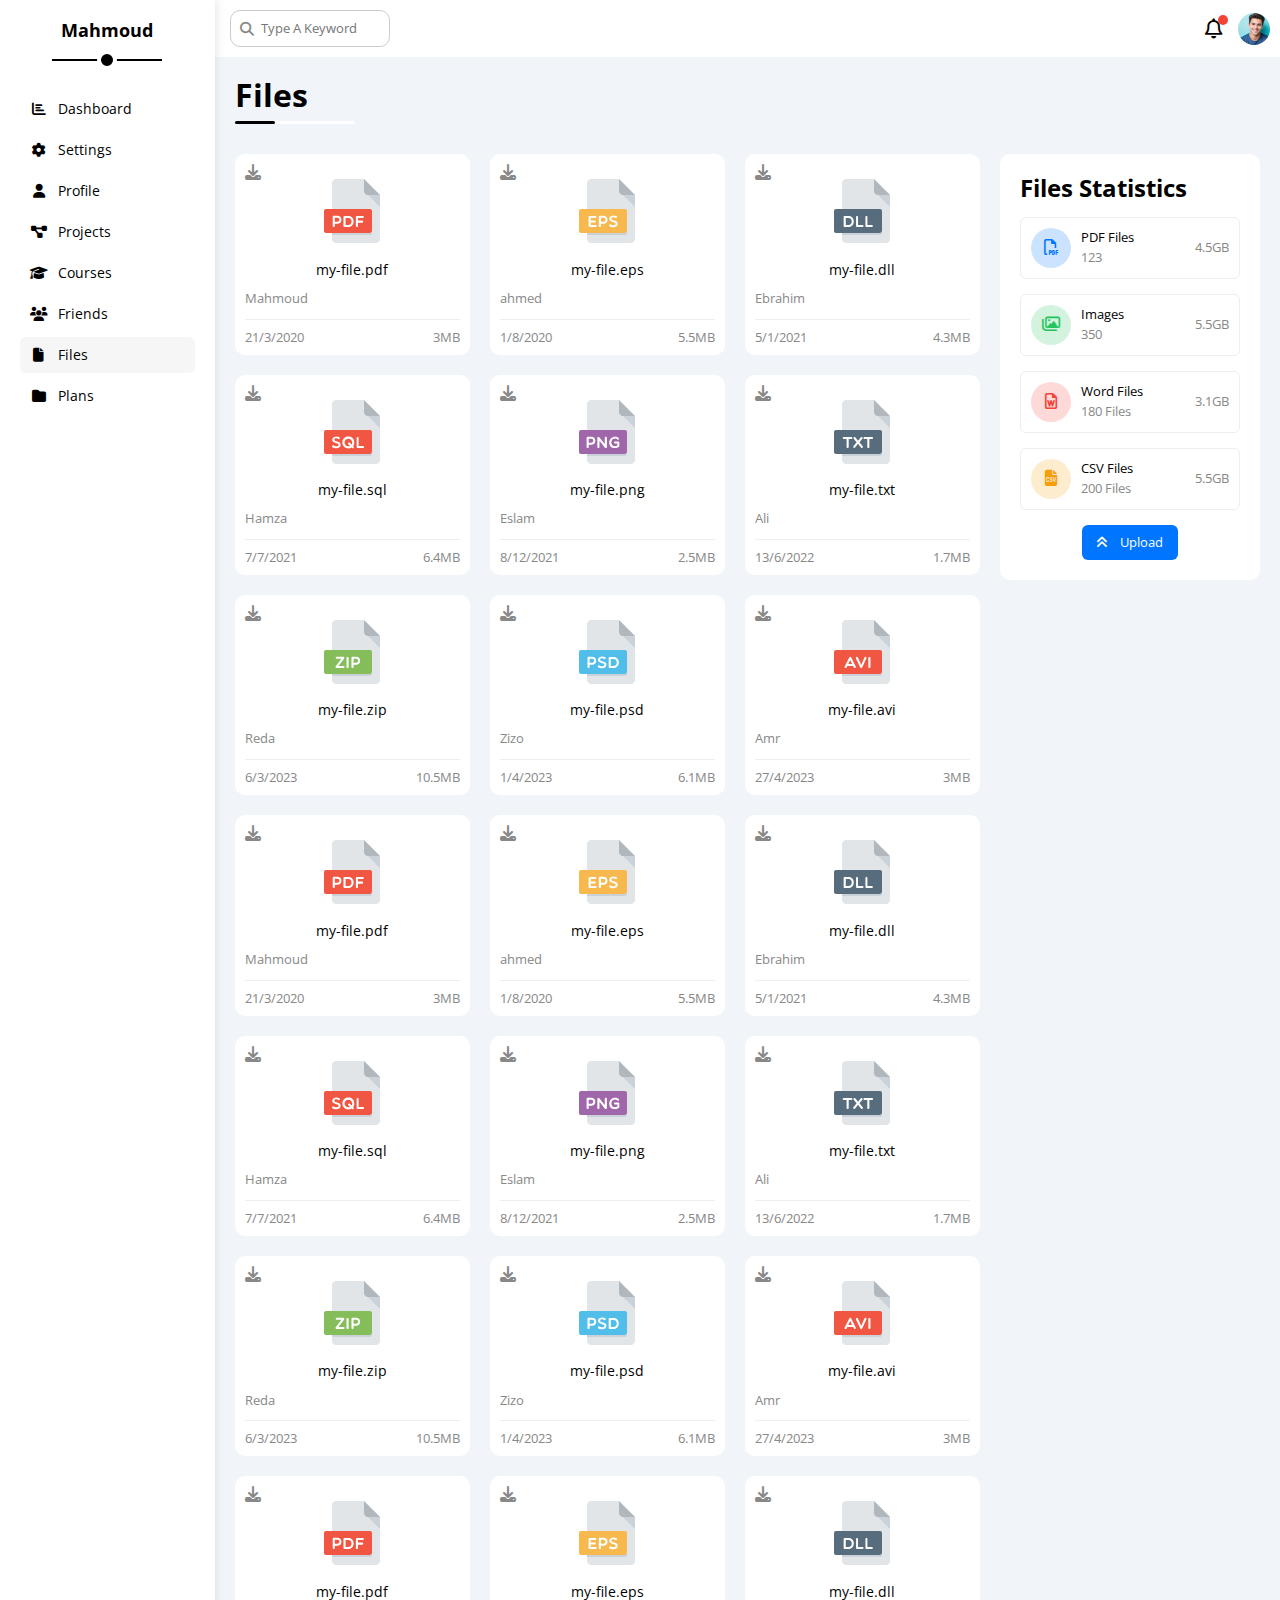
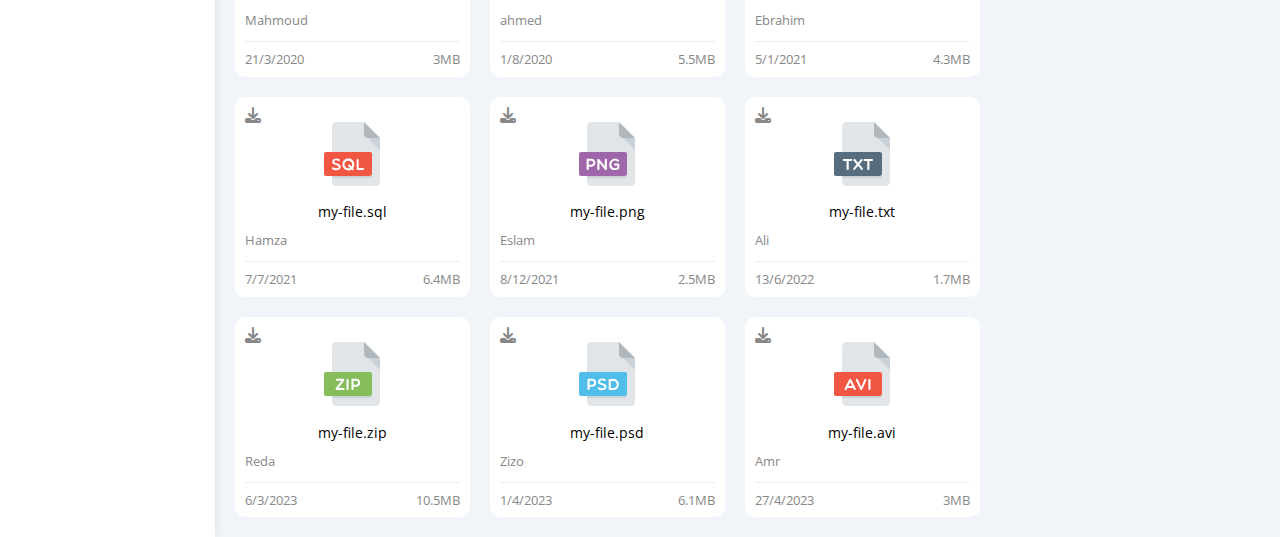
<file: files.html>
<!DOCTYPE html>
<html lang="en">
  <head>
    <meta charset="UTF-8" />
    <meta http-equiv="X-UA-Compatible" content="IE=edge" />
    <meta name="viewport" content="width=device-width, initial-scale=1.0" />
    <title>Files</title>
    <!-- Render All Elements Normally -->
    <link rel="stylesheet" href="css/normalize.css" />
    <!-- Font Awesome Library -->
    <link rel="stylesheet" href="css/all.min.css" />
    <!-- Framework CSS File -->
    <link rel="stylesheet" href="css/framework.css" />
    <!-- Main Template CSS File -->
    <link rel="stylesheet" href="css/master.css" />
    <!-- Google Fonts -->
    <link rel="preconnect" href="https://fonts.googleapis.com" />
    <link rel="preconnect" href="https://fonts.gstatic.com" crossorigin />
    <link href="https://fonts.googleapis.com/css2?family=Open+Sans:wght@300;500&#038;display=swap" rel="stylesheet" />
  </head>
  <body>
    <div class="page d-flex">
      <div class="sidebar bg-white p-10 ps-relative">
        <h3 class="ps-relative txa-c mt-0">Mahmoud</h3>
        <ul>
          <li>
            <a class="d-flex align-c f-14 c-black rad-6 p-10" href="index.html">
              <i class="fa-solid fa-chart-bar fa-fw"></i>
              <span class="ml-10 f-14 hide-mob">Dashboard</span>
            </a>
          </li>
          <li>
            <a class="d-flex align-c f-14 c-black rad-6 p-10" href="settings.html">
              <i class="fa-solid fa-gear fa-fw"></i>
              <span class="ml-10 f-14 hide-mob">Settings</span>
            </a>
          </li>
          <li>
            <a class="d-flex align-c f-14 c-black rad-6 p-10" href="profile.html">
              <i class="fa-solid fa-user fa-fw"></i>
              <span class="ml-10 f-14 hide-mob">Profile</span>
            </a>
          </li>
          <li>
            <a class="d-flex align-c f-14 c-black rad-6 p-10" href="projects.html">
              <i class="fa-solid fa-diagram-project fa-fw"></i>
              <span class="ml-10 f-14 hide-mob">Projects</span>
            </a>
          </li>
          <li>
            <a class="d-flex align-c f-14 c-black rad-6 p-10" href="courses.html">
              <i class="fa-solid fa-graduation-cap fa-fw"></i>
              <span class="ml-10 f-14 hide-mob">Courses</span>
            </a>
          </li>
          <li>
            <a class="d-flex align-c f-14 c-black rad-6 p-10" href="friends.html">
              <i class="fa-solid fa-users fa-fw"></i>
              <span class="ml-10 f-14 hide-mob">Friends</span>
            </a>
          </li>
          <li>
            <a class="active d-flex align-c f-14 c-black rad-6 p-10" href="files.html">
              <i class="fa-solid fa-file fa-fw"></i>
              <span class="ml-10 f-14 hide-mob">Files</span>
            </a>
          </li>
          <li>
            <a class="d-flex align-c f-14 c-black rad-6 p-10" href="plans.html">
              <i class="fa-solid fa-folder fa-fw"></i>
              <span class="ml-10 f-14 hide-mob">Plans</span>
            </a>
          </li>
        </ul>
      </div>
      <div class="content w-full">
        <!-- start head -->
        <div class="head bg-white p-15 between-flex">
          <div class="search ps-relative">
            <input class="p-10 b1s-ccc rad-10 caret-grey" type="search" placeholder="Type A Keyword">
          </div>
          <div class="icons d-flex align-c">
            <span class="notification ps-relative">
              <i class="fa-regular fa-bell fa-lg"></i>
            </span>
            <img class="rad-circle" src="./images/avatar-05.png" alt="">
          </div>
        </div>
        <!-- end head -->
        <h1 class="ps-relative">Files</h1>
        <div class="files-page m-20 d-flex gap-20 align-start">
          <div class="file-stats bg-white rad-10 p-20">
              <h2 class="mt-0 mb-15 txa-c-mob">Files Statistics</h2>
              <div class="d-flex mb-15 p-10 f-13 rad-6 align-c border-eee">
                <i class="fa-regular fa-file-pdf fa-lg c-blue center-flex blue icon "></i>
                <div class="info">
                  <span>PDF Files</span>
                  <span class="d-block mt-5 c-grey">123</span>
                </div>
                <div class="size c-grey">4.5GB</div>
              </div>
              <div class="d-flex mb-15 p-10 f-13 rad-6 align-c border-eee">
                <i class="fa-regular fa-images fa-lg c-green center-flex green icon "></i>
                <div class="info">
                  <span>Images</span>
                  <span class="d-block mt-5 c-grey">350</span>
                </div>
                <div class="size c-grey">5.5GB</div>
              </div>
              <div class="d-flex mb-15 p-10 f-13 rad-6 align-c border-eee">
                <i class="fa-regular fa-file-word fa-lg c-red center-flex red icon "></i>
                <div class="info">
                  <span>Word Files</span>
                  <span class="d-block mt-5 c-grey">180 Files</span>
                </div>
                <div class="size c-grey">3.1GB</div>
              </div>
              <div class="d-flex mb-15 p-10 f-13 rad-6 align-c border-eee">
                <i class="fa-solid fa-file-csv fa-lg c-orange center-flex orange icon "></i>
                <div class="info">
                  <span>CSV Files</span>
                  <span class="d-block mt-5 c-grey">200 Files</span>
                </div>
                <div class="size c-grey">5.5GB</div>
              </div>
              <a  class="upload d-block w-fit bg-blue c-white rad-6 f-13" href="#">
                <i class="fa-solid fa-angles-up mr-10"></i>
                Upload
              </a>
          </div>
          <div class="files-content d-grid gap-20">
            <div class="file bg-white p-10 rad-10 ps-relative">
              <i class="fa-solid fa-download c-grey ps-absolute"></i>
              <div class="icon txa-c">
                <img class="mb-15 mt-15" src="./images/pdf.svg" alt="">
              </div>
              <div class="txa-c mb-10 f-14">my-file.pdf</div>
              <p class="c-grey f-13">Mahmoud</p>
              <div class="info between-flex c-grey f-13 mt-10 pt-10">
                <span>21/3/2020</span>
                <span>3MB</span>
              </div>
            </div>
            <div class="file bg-white p-10 rad-10 ps-relative">
              <i class="fa-solid fa-download c-grey ps-absolute"></i>
              <div class="icon txa-c">
                <img class="mb-15 mt-15" src="./images/eps.svg" alt="">
              </div>
              <div class="txa-c mb-10 f-14">my-file.eps</div>
              <p class="c-grey f-13">ahmed</p>
              <div class="info between-flex c-grey f-13 mt-10 pt-10">
                <span>1/8/2020</span>
                <span>5.5MB</span>
              </div>
            </div>
            <div class="file bg-white p-10 rad-10 ps-relative">
              <i class="fa-solid fa-download c-grey ps-absolute"></i>
              <div class="icon txa-c">
                <img class="mb-15 mt-15" src="./images/dll.svg" alt="">
              </div>
              <div class="txa-c mb-10 f-14">my-file.dll</div>
              <p class="c-grey f-13">Ebrahim</p>
              <div class="info between-flex c-grey f-13 mt-10 pt-10">
                <span>5/1/2021</span>
                <span>4.3MB</span>
              </div>
            </div>
            <div class="file bg-white p-10 rad-10 ps-relative">
              <i class="fa-solid fa-download c-grey ps-absolute"></i>
              <div class="icon txa-c">
                <img class="mb-15 mt-15" src="./images/sql.svg" alt="">
              </div>
              <div class="txa-c mb-10 f-14">my-file.sql</div>
              <p class="c-grey f-13">Hamza</p>
              <div class="info between-flex c-grey f-13 mt-10 pt-10">
                <span>7/7/2021</span>
                <span>6.4MB</span>
              </div>
            </div>
            <div class="file bg-white p-10 rad-10 ps-relative">
              <i class="fa-solid fa-download c-grey ps-absolute"></i>
              <div class="icon txa-c">
                <img class="mb-15 mt-15" src="./images/png.svg" alt="">
              </div>
              <div class="txa-c mb-10 f-14">my-file.png</div>
              <p class="c-grey f-13">Eslam</p>
              <div class="info between-flex c-grey f-13 mt-10 pt-10">
                <span>8/12/2021</span>
                <span>2.5MB</span>
              </div>
            </div>
            <div class="file bg-white p-10 rad-10 ps-relative">
              <i class="fa-solid fa-download c-grey ps-absolute"></i>
              <div class="icon txa-c">
                <img class="mb-15 mt-15" src="./images/txt.svg" alt="">
              </div>
              <div class="txa-c mb-10 f-14">my-file.txt</div>
              <p class="c-grey f-13">Ali</p>
              <div class="info between-flex c-grey f-13 mt-10 pt-10">
                <span>13/6/2022</span>
                <span>1.7MB</span>
              </div>
            </div>
            <div class="file bg-white p-10 rad-10 ps-relative">
              <i class="fa-solid fa-download c-grey ps-absolute"></i>
              <div class="icon txa-c">
                <img class="mb-15 mt-15" src="./images/zip.svg" alt="">
              </div>
              <div class="txa-c mb-10 f-14">my-file.zip</div>
              <p class="c-grey f-13">Reda</p>
              <div class="info between-flex c-grey f-13 mt-10 pt-10">
                <span>6/3/2023</span>
                <span>10.5MB</span>
              </div>
            </div>
            <div class="file bg-white p-10 rad-10 ps-relative">
              <i class="fa-solid fa-download c-grey ps-absolute"></i>
              <div class="icon txa-c">
                <img class="mb-15 mt-15" src="./images/psd.svg" alt="">
              </div>
              <div class="txa-c mb-10 f-14">my-file.psd</div>
              <p class="c-grey f-13">Zizo</p>
              <div class="info between-flex c-grey f-13 mt-10 pt-10">
                <span>1/4/2023</span>
                <span>6.1MB</span>
              </div>
            </div>
            <div class="file bg-white p-10 rad-10 ps-relative">
              <i class="fa-solid fa-download c-grey ps-absolute"></i>
              <div class="icon txa-c">
                <img class="mb-15 mt-15" src="./images/avi.svg" alt="">
              </div>
              <div class="txa-c mb-10 f-14">my-file.avi</div>
              <p class="c-grey f-13">Amr</p>
              <div class="info between-flex c-grey f-13 mt-10 pt-10">
                <span>27/4/2023</span>
                <span>3MB</span>
              </div>
            </div>
            <div class="file bg-white p-10 rad-10 ps-relative">
              <i class="fa-solid fa-download c-grey ps-absolute"></i>
              <div class="icon txa-c">
                <img class="mb-15 mt-15" src="./images/pdf.svg" alt="">
              </div>
              <div class="txa-c mb-10 f-14">my-file.pdf</div>
              <p class="c-grey f-13">Mahmoud</p>
              <div class="info between-flex c-grey f-13 mt-10 pt-10">
                <span>21/3/2020</span>
                <span>3MB</span>
              </div>
            </div>
            <div class="file bg-white p-10 rad-10 ps-relative">
              <i class="fa-solid fa-download c-grey ps-absolute"></i>
              <div class="icon txa-c">
                <img class="mb-15 mt-15" src="./images/eps.svg" alt="">
              </div>
              <div class="txa-c mb-10 f-14">my-file.eps</div>
              <p class="c-grey f-13">ahmed</p>
              <div class="info between-flex c-grey f-13 mt-10 pt-10">
                <span>1/8/2020</span>
                <span>5.5MB</span>
              </div>
            </div>
            <div class="file bg-white p-10 rad-10 ps-relative">
              <i class="fa-solid fa-download c-grey ps-absolute"></i>
              <div class="icon txa-c">
                <img class="mb-15 mt-15" src="./images/dll.svg" alt="">
              </div>
              <div class="txa-c mb-10 f-14">my-file.dll</div>
              <p class="c-grey f-13">Ebrahim</p>
              <div class="info between-flex c-grey f-13 mt-10 pt-10">
                <span>5/1/2021</span>
                <span>4.3MB</span>
              </div>
            </div>
            <div class="file bg-white p-10 rad-10 ps-relative">
              <i class="fa-solid fa-download c-grey ps-absolute"></i>
              <div class="icon txa-c">
                <img class="mb-15 mt-15" src="./images/sql.svg" alt="">
              </div>
              <div class="txa-c mb-10 f-14">my-file.sql</div>
              <p class="c-grey f-13">Hamza</p>
              <div class="info between-flex c-grey f-13 mt-10 pt-10">
                <span>7/7/2021</span>
                <span>6.4MB</span>
              </div>
            </div>
            <div class="file bg-white p-10 rad-10 ps-relative">
              <i class="fa-solid fa-download c-grey ps-absolute"></i>
              <div class="icon txa-c">
                <img class="mb-15 mt-15" src="./images/png.svg" alt="">
              </div>
              <div class="txa-c mb-10 f-14">my-file.png</div>
              <p class="c-grey f-13">Eslam</p>
              <div class="info between-flex c-grey f-13 mt-10 pt-10">
                <span>8/12/2021</span>
                <span>2.5MB</span>
              </div>
            </div>
            <div class="file bg-white p-10 rad-10 ps-relative">
              <i class="fa-solid fa-download c-grey ps-absolute"></i>
              <div class="icon txa-c">
                <img class="mb-15 mt-15" src="./images/txt.svg" alt="">
              </div>
              <div class="txa-c mb-10 f-14">my-file.txt</div>
              <p class="c-grey f-13">Ali</p>
              <div class="info between-flex c-grey f-13 mt-10 pt-10">
                <span>13/6/2022</span>
                <span>1.7MB</span>
              </div>
            </div>
            <div class="file bg-white p-10 rad-10 ps-relative">
              <i class="fa-solid fa-download c-grey ps-absolute"></i>
              <div class="icon txa-c">
                <img class="mb-15 mt-15" src="./images/zip.svg" alt="">
              </div>
              <div class="txa-c mb-10 f-14">my-file.zip</div>
              <p class="c-grey f-13">Reda</p>
              <div class="info between-flex c-grey f-13 mt-10 pt-10">
                <span>6/3/2023</span>
                <span>10.5MB</span>
              </div>
            </div>
            <div class="file bg-white p-10 rad-10 ps-relative">
              <i class="fa-solid fa-download c-grey ps-absolute"></i>
              <div class="icon txa-c">
                <img class="mb-15 mt-15" src="./images/psd.svg" alt="">
              </div>
              <div class="txa-c mb-10 f-14">my-file.psd</div>
              <p class="c-grey f-13">Zizo</p>
              <div class="info between-flex c-grey f-13 mt-10 pt-10">
                <span>1/4/2023</span>
                <span>6.1MB</span>
              </div>
            </div>
            <div class="file bg-white p-10 rad-10 ps-relative">
              <i class="fa-solid fa-download c-grey ps-absolute"></i>
              <div class="icon txa-c">
                <img class="mb-15 mt-15" src="./images/avi.svg" alt="">
              </div>
              <div class="txa-c mb-10 f-14">my-file.avi</div>
              <p class="c-grey f-13">Amr</p>
              <div class="info between-flex c-grey f-13 mt-10 pt-10">
                <span>27/4/2023</span>
                <span>3MB</span>
              </div>
            </div>
            <div class="file bg-white p-10 rad-10 ps-relative">
              <i class="fa-solid fa-download c-grey ps-absolute"></i>
              <div class="icon txa-c">
                <img class="mb-15 mt-15" src="./images/pdf.svg" alt="">
              </div>
              <div class="txa-c mb-10 f-14">my-file.pdf</div>
              <p class="c-grey f-13">Mahmoud</p>
              <div class="info between-flex c-grey f-13 mt-10 pt-10">
                <span>21/3/2020</span>
                <span>3MB</span>
              </div>
            </div>
            <div class="file bg-white p-10 rad-10 ps-relative">
              <i class="fa-solid fa-download c-grey ps-absolute"></i>
              <div class="icon txa-c">
                <img class="mb-15 mt-15" src="./images/eps.svg" alt="">
              </div>
              <div class="txa-c mb-10 f-14">my-file.eps</div>
              <p class="c-grey f-13">ahmed</p>
              <div class="info between-flex c-grey f-13 mt-10 pt-10">
                <span>1/8/2020</span>
                <span>5.5MB</span>
              </div>
            </div>
            <div class="file bg-white p-10 rad-10 ps-relative">
              <i class="fa-solid fa-download c-grey ps-absolute"></i>
              <div class="icon txa-c">
                <img class="mb-15 mt-15" src="./images/dll.svg" alt="">
              </div>
              <div class="txa-c mb-10 f-14">my-file.dll</div>
              <p class="c-grey f-13">Ebrahim</p>
              <div class="info between-flex c-grey f-13 mt-10 pt-10">
                <span>5/1/2021</span>
                <span>4.3MB</span>
              </div>
            </div>
            <div class="file bg-white p-10 rad-10 ps-relative">
              <i class="fa-solid fa-download c-grey ps-absolute"></i>
              <div class="icon txa-c">
                <img class="mb-15 mt-15" src="./images/sql.svg" alt="">
              </div>
              <div class="txa-c mb-10 f-14">my-file.sql</div>
              <p class="c-grey f-13">Hamza</p>
              <div class="info between-flex c-grey f-13 mt-10 pt-10">
                <span>7/7/2021</span>
                <span>6.4MB</span>
              </div>
            </div>
            <div class="file bg-white p-10 rad-10 ps-relative">
              <i class="fa-solid fa-download c-grey ps-absolute"></i>
              <div class="icon txa-c">
                <img class="mb-15 mt-15" src="./images/png.svg" alt="">
              </div>
              <div class="txa-c mb-10 f-14">my-file.png</div>
              <p class="c-grey f-13">Eslam</p>
              <div class="info between-flex c-grey f-13 mt-10 pt-10">
                <span>8/12/2021</span>
                <span>2.5MB</span>
              </div>
            </div>
            <div class="file bg-white p-10 rad-10 ps-relative">
              <i class="fa-solid fa-download c-grey ps-absolute"></i>
              <div class="icon txa-c">
                <img class="mb-15 mt-15" src="./images/txt.svg" alt="">
              </div>
              <div class="txa-c mb-10 f-14">my-file.txt</div>
              <p class="c-grey f-13">Ali</p>
              <div class="info between-flex c-grey f-13 mt-10 pt-10">
                <span>13/6/2022</span>
                <span>1.7MB</span>
              </div>
            </div>
            <div class="file bg-white p-10 rad-10 ps-relative">
              <i class="fa-solid fa-download c-grey ps-absolute"></i>
              <div class="icon txa-c">
                <img class="mb-15 mt-15" src="./images/zip.svg" alt="">
              </div>
              <div class="txa-c mb-10 f-14">my-file.zip</div>
              <p class="c-grey f-13">Reda</p>
              <div class="info between-flex c-grey f-13 mt-10 pt-10">
                <span>6/3/2023</span>
                <span>10.5MB</span>
              </div>
            </div>
            <div class="file bg-white p-10 rad-10 ps-relative">
              <i class="fa-solid fa-download c-grey ps-absolute"></i>
              <div class="icon txa-c">
                <img class="mb-15 mt-15" src="./images/psd.svg" alt="">
              </div>
              <div class="txa-c mb-10 f-14">my-file.psd</div>
              <p class="c-grey f-13">Zizo</p>
              <div class="info between-flex c-grey f-13 mt-10 pt-10">
                <span>1/4/2023</span>
                <span>6.1MB</span>
              </div>
            </div>
            <div class="file bg-white p-10 rad-10 ps-relative">
              <i class="fa-solid fa-download c-grey ps-absolute"></i>
              <div class="icon txa-c">
                <img class="mb-15 mt-15" src="./images/avi.svg" alt="">
              </div>
              <div class="txa-c mb-10 f-14">my-file.avi</div>
              <p class="c-grey f-13">Amr</p>
              <div class="info between-flex c-grey f-13 mt-10 pt-10">
                <span>27/4/2023</span>
                <span>3MB</span>
              </div>
            </div>
          </div>
        </div>
      </div>
    </div>
  </body>
</html>
</file>
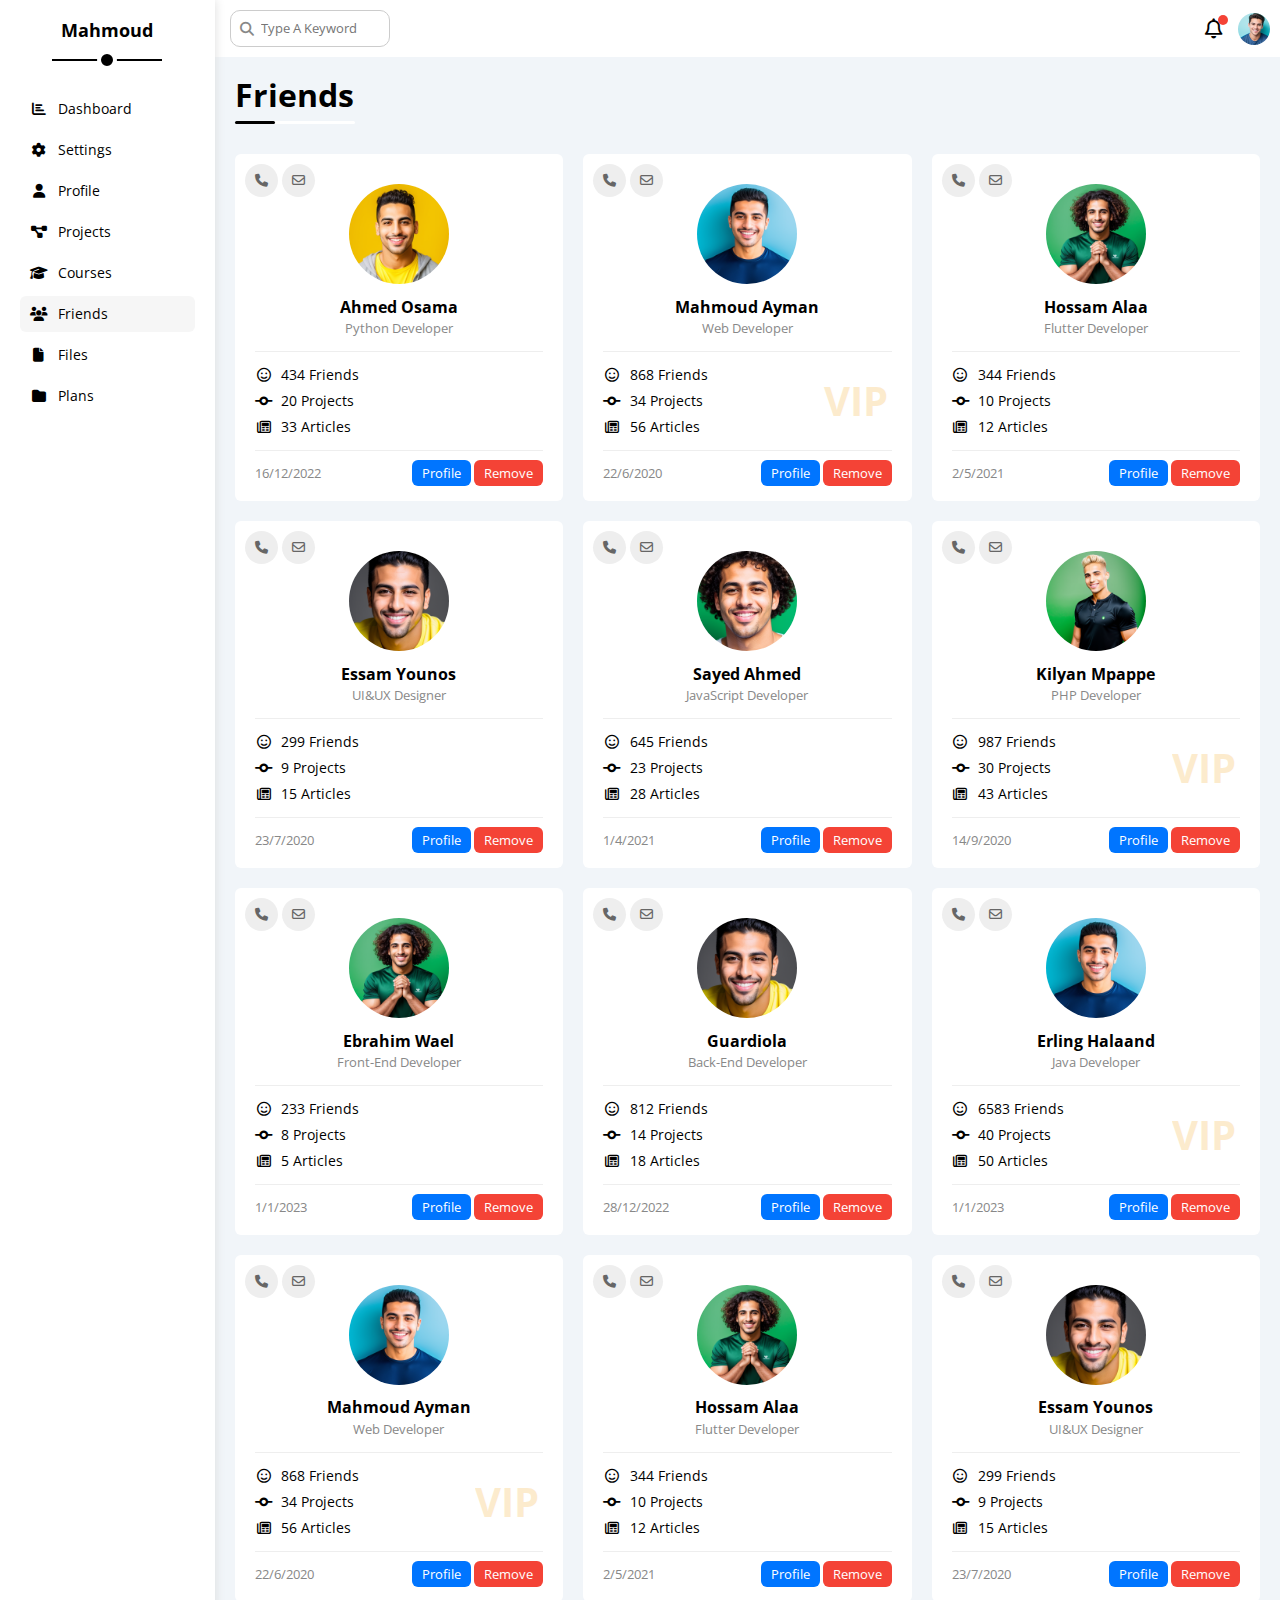
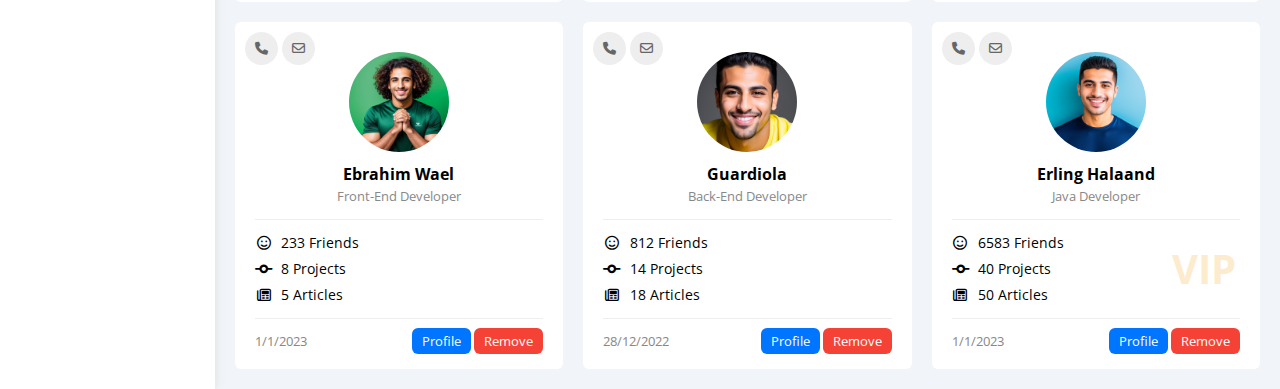
<file: friends.html>
<!DOCTYPE html>
<html lang="en">
  <head>
    <meta charset="UTF-8" />
    <meta http-equiv="X-UA-Compatible" content="IE=edge" />
    <meta name="viewport" content="width=device-width, initial-scale=1.0" />
    <title>Friends</title>
    <!-- Render All Elements Normally -->
    <link rel="stylesheet" href="css/normalize.css" />
    <!-- Font Awesome Library -->
    <link rel="stylesheet" href="css/all.min.css" />
    <!-- Framework CSS File -->
    <link rel="stylesheet" href="css/framework.css" />
    <!-- Main Template CSS File -->
    <link rel="stylesheet" href="css/master.css" />
    <!-- Google Fonts -->
    <link rel="preconnect" href="https://fonts.googleapis.com" />
    <link rel="preconnect" href="https://fonts.gstatic.com" crossorigin />
    <link href="https://fonts.googleapis.com/css2?family=Open+Sans:wght@300;500&#038;display=swap" rel="stylesheet" />
  </head>
  <body>
    <div class="page d-flex">
      <div class="sidebar bg-white p-10 ps-relative">
        <h3 class="ps-relative txa-c mt-0">Mahmoud</h3>
        <ul>
          <li>
            <a class="d-flex align-c f-14 c-black rad-6 p-10" href="index.html">
              <i class="fa-solid fa-chart-bar fa-fw"></i>
              <span class="ml-10 f-14 hide-mob">Dashboard</span>
            </a>
          </li>
          <li>
            <a class="d-flex align-c f-14 c-black rad-6 p-10" href="settings.html">
              <i class="fa-solid fa-gear fa-fw"></i>
              <span class="ml-10 f-14 hide-mob">Settings</span>
            </a>
          </li>
          <li>
            <a class="d-flex align-c f-14 c-black rad-6 p-10" href="profile.html">
              <i class="fa-solid fa-user fa-fw"></i>
              <span class="ml-10 f-14 hide-mob">Profile</span>
            </a>
          </li>
          <li>
            <a class="d-flex align-c f-14 c-black rad-6 p-10" href="projects.html">
              <i class="fa-solid fa-diagram-project fa-fw"></i>
              <span class="ml-10 f-14 hide-mob">Projects</span>
            </a>
          </li>
          <li>
            <a class="d-flex align-c f-14 c-black rad-6 p-10" href="courses.html">
              <i class="fa-solid fa-graduation-cap fa-fw"></i>
              <span class="ml-10 f-14 hide-mob">Courses</span>
            </a>
          </li>
          <li>
            <a class="active d-flex align-c f-14 c-black rad-6 p-10" href="friends.html">
              <i class="fa-solid fa-users fa-fw"></i>
              <span class="ml-10 f-14 hide-mob">Friends</span>
            </a>
          </li>
          <li>
            <a class="d-flex align-c f-14 c-black rad-6 p-10" href="files.html">
              <i class="fa-solid fa-file fa-fw"></i>
              <span class="ml-10 f-14 hide-mob">Files</span>
            </a>
          </li>
          <li>
            <a class="d-flex align-c f-14 c-black rad-6 p-10" href="plans.html">
              <i class="fa-solid fa-folder fa-fw"></i>
              <span class="ml-10 f-14 hide-mob">Plans</span>
            </a>
          </li>
        </ul>
      </div>
      <div class="content w-full">
        <!-- start head -->
        <div class="head bg-white p-15 between-flex">
          <div class="search ps-relative">
            <input class="p-10 b1s-ccc rad-10 caret-grey" type="search" placeholder="Type A Keyword">
          </div>
          <div class="icons d-flex align-c">
            <span class="notification ps-relative">
              <i class="fa-regular fa-bell fa-lg"></i>
            </span>
            <img class="rad-circle" src="./images/avatar-05.png" alt="">
          </div>
        </div>
        <!-- end head -->
        <h1 class="ps-relative">Friends</h1>
        <div class="friends-page m-20 d-grid gap-20">
          <div class="friend bg-white rad-6 ps-relative p-20">
            <div class="contact">
              <i class="fa-solid fa-phone"></i>
              <i class="fa-regular fa-envelope"></i>
            </div>
            <div class="txa-c">
              <img class="w-100 h-100 rad-circle mt-10 mb-10" src="./images/friend-01.png" alt="">
              <h4 class="m-0">Ahmed Osama</h4>
              <p class="f-13 mb-0 mt-5 c-grey">Python Developer</p>
            </div>
            <div class="icons f-14 ps-relative">
              <div class="mb-10">
                <i class="fa-regular fa-face-smile fa-fw"></i>
                <span>434 Friends</span>
              </div>
              <div class="mb-10">
                <i class="fa-solid fa-code-commit fa-fw"></i>
                <span>20 Projects</span>
              </div>
              <div>
                <i class="fa-regular fa-newspaper fa-fw"></i>
                <span>33 Articles</span>
              </div>
            </div>
            <div class="info between-flex f-13">
              <span class="c-grey">16/12/2022</span>
              <div>
                <a class="btn-shape c-white bg-blue" href="profile.html">Profile</a>
                <a class="btn-shape c-white bg-red" href="#">Remove</a>
              </div>
            </div>
          </div>
          <div class="friend bg-white rad-6 ps-relative p-20">
            <div class="contact">
              <i class="fa-solid fa-phone"></i>
              <i class="fa-regular fa-envelope"></i>
            </div>
            <div class="txa-c">
              <img class="w-100 h-100 rad-circle mt-10 mb-10" src="./images/friend-05.png" alt="">
              <h4 class="m-0">Mahmoud Ayman</h4>
              <p class="f-13 mb-0 mt-5 c-grey">Web Developer</p>
            </div>
            <div class="icons f-14 ps-relative">
              <div class="mb-10">
                <i class="fa-regular fa-face-smile fa-fw"></i>
                <span>868 Friends</span>
              </div>
              <div class="mb-10">
                <i class="fa-solid fa-code-commit fa-fw"></i>
                <span>34 Projects</span>
              </div>
              <div>
                <i class="fa-regular fa-newspaper fa-fw"></i>
                <span>56 Articles</span>
              </div>
              <span class="vip fw-bold c-orange">VIP</span>
            </div>
            <div class="info between-flex f-13">
              <span class="c-grey">22/6/2020</span>
              <div>
                <a class="btn-shape c-white bg-blue" href="profile.html">Profile</a>
                <a class="btn-shape c-white bg-red" href="#">Remove</a>
              </div>
            </div>
          </div>
          <div class="friend bg-white rad-6 ps-relative p-20">
            <div class="contact">
              <i class="fa-solid fa-phone"></i>
              <i class="fa-regular fa-envelope"></i>
            </div>
            <div class="txa-c">
              <img class="w-100 h-100 rad-circle mt-10 mb-10" src="./images/friend-03.png" alt="">
              <h4 class="m-0">Hossam Alaa</h4>
              <p class="f-13 mb-0 mt-5 c-grey">Flutter Developer</p>
            </div>
            <div class="icons f-14 ps-relative">
              <div class="mb-10">
                <i class="fa-regular fa-face-smile fa-fw"></i>
                <span>344 Friends</span>
              </div>
              <div class="mb-10">
                <i class="fa-solid fa-code-commit fa-fw"></i>
                <span>10 Projects</span>
              </div>
              <div>
                <i class="fa-regular fa-newspaper fa-fw"></i>
                <span>12 Articles</span>
              </div>
            </div>
            <div class="info between-flex f-13">
              <span class="c-grey">2/5/2021</span>
              <div>
                <a class="btn-shape c-white bg-blue" href="profile.html">Profile</a>
                <a class="btn-shape c-white bg-red" href="#">Remove</a>
              </div>
            </div>
          </div>
          <div class="friend bg-white rad-6 ps-relative p-20">
            <div class="contact">
              <i class="fa-solid fa-phone"></i>
              <i class="fa-regular fa-envelope"></i>
            </div>
            <div class="txa-c">
              <img class="w-100 h-100 rad-circle mt-10 mb-10" src="./images/friend-04.png" alt="">
              <h4 class="m-0">Essam Younos</h4>
              <p class="f-13 mb-0 mt-5 c-grey">UI&UX Designer</p>
            </div>
            <div class="icons f-14 ps-relative">
              <div class="mb-10">
                <i class="fa-regular fa-face-smile fa-fw"></i>
                <span>299 Friends</span>
              </div>
              <div class="mb-10">
                <i class="fa-solid fa-code-commit fa-fw"></i>
                <span>9 Projects</span>
              </div>
              <div>
                <i class="fa-regular fa-newspaper fa-fw"></i>
                <span>15 Articles</span>
              </div>
            </div>
            <div class="info between-flex f-13">
              <span class="c-grey">23/7/2020</span>
              <div>
                <a class="btn-shape c-white bg-blue" href="profile.html">Profile</a>
                <a class="btn-shape c-white bg-red" href="#">Remove</a>
              </div>
            </div>
          </div>
          <div class="friend bg-white rad-6 ps-relative p-20">
            <div class="contact">
              <i class="fa-solid fa-phone"></i>
              <i class="fa-regular fa-envelope"></i>
            </div>
            <div class="txa-c">
              <img class="w-100 h-100 rad-circle mt-10 mb-10" src="./images/friend-02.png" alt="">
              <h4 class="m-0">Sayed Ahmed</h4>
              <p class="f-13 mb-0 mt-5 c-grey">JavaScript Developer</p>
            </div>
            <div class="icons f-14 ps-relative">
              <div class="mb-10">
                <i class="fa-regular fa-face-smile fa-fw"></i>
                <span>645 Friends</span>
              </div>
              <div class="mb-10">
                <i class="fa-solid fa-code-commit fa-fw"></i>
                <span>23 Projects</span>
              </div>
              <div>
                <i class="fa-regular fa-newspaper fa-fw"></i>
                <span>28 Articles</span>
              </div>
            </div>
            <div class="info between-flex f-13">
              <span class="c-grey">1/4/2021</span>
              <div>
                <a class="btn-shape c-white bg-blue" href="profile.html">Profile</a>
                <a class="btn-shape c-white bg-red" href="#">Remove</a>
              </div>
            </div>
          </div>
          <div class="friend bg-white rad-6 ps-relative p-20">
            <div class="contact">
              <i class="fa-solid fa-phone"></i>
              <i class="fa-regular fa-envelope"></i>
            </div>
            <div class="txa-c">
              <img class="w-100 h-100 rad-circle mt-10 mb-10" src="./images/friend-06.png" alt="">
              <h4 class="m-0">Kilyan Mpappe</h4>
              <p class="f-13 mb-0 mt-5 c-grey">PHP Developer</p>
            </div>
            <div class="icons f-14 ps-relative">
              <div class="mb-10">
                <i class="fa-regular fa-face-smile fa-fw"></i>
                <span>987 Friends</span>
              </div>
              <div class="mb-10">
                <i class="fa-solid fa-code-commit fa-fw"></i>
                <span>30 Projects</span>
              </div>
              <div>
                <i class="fa-regular fa-newspaper fa-fw"></i>
                <span>43 Articles</span>
              </div>
              <span class="vip fw-bold c-orange">VIP</span>
            </div>
            <div class="info between-flex f-13">
              <span class="c-grey">14/9/2020</span>
              <div>
                <a class="btn-shape c-white bg-blue" href="profile.html">Profile</a>
                <a class="btn-shape c-white bg-red" href="#">Remove</a>
              </div>
            </div>
          </div>
          <div class="friend bg-white rad-6 ps-relative p-20">
            <div class="contact">
              <i class="fa-solid fa-phone"></i>
              <i class="fa-regular fa-envelope"></i>
            </div>
            <div class="txa-c">
              <img class="w-100 h-100 rad-circle mt-10 mb-10" src="./images/friend-03.png" alt="">
              <h4 class="m-0">Ebrahim Wael</h4>
              <p class="f-13 mb-0 mt-5 c-grey">Front-End Developer</p>
            </div>
            <div class="icons f-14 ps-relative">
              <div class="mb-10">
                <i class="fa-regular fa-face-smile fa-fw"></i>
                <span>233 Friends</span>
              </div>
              <div class="mb-10">
                <i class="fa-solid fa-code-commit fa-fw"></i>
                <span>8 Projects</span>
              </div>
              <div>
                <i class="fa-regular fa-newspaper fa-fw"></i>
                <span>5 Articles</span>
              </div>
            </div>
            <div class="info between-flex f-13">
              <span class="c-grey">1/1/2023</span>
              <div>
                <a class="btn-shape c-white bg-blue" href="profile.html">Profile</a>
                <a class="btn-shape c-white bg-red" href="#">Remove</a>
              </div>
            </div>
          </div>
          <div class="friend bg-white rad-6 ps-relative p-20">
            <div class="contact">
              <i class="fa-solid fa-phone"></i>
              <i class="fa-regular fa-envelope"></i>
            </div>
            <div class="txa-c">
              <img class="w-100 h-100 rad-circle mt-10 mb-10" src="./images/friend-04.png" alt="">
              <h4 class="m-0">Guardiola</h4>
              <p class="f-13 mb-0 mt-5 c-grey">Back-End Developer</p>
            </div>
            <div class="icons f-14 ps-relative">
              <div class="mb-10">
                <i class="fa-regular fa-face-smile fa-fw"></i>
                <span>812 Friends</span>
              </div>
              <div class="mb-10">
                <i class="fa-solid fa-code-commit fa-fw"></i>
                <span>14 Projects</span>
              </div>
              <div>
                <i class="fa-regular fa-newspaper fa-fw"></i>
                <span>18 Articles</span>
              </div>
            </div>
            <div class="info between-flex f-13">
              <span class="c-grey">28/12/2022</span>
              <div>
                <a class="btn-shape c-white bg-blue" href="profile.html">Profile</a>
                <a class="btn-shape c-white bg-red" href="#">Remove</a>
              </div>
            </div>
          </div>
          <div class="friend bg-white rad-6 ps-relative p-20">
            <div class="contact">
              <i class="fa-solid fa-phone"></i>
              <i class="fa-regular fa-envelope"></i>
            </div>
            <div class="txa-c">
              <img class="w-100 h-100 rad-circle mt-10 mb-10" src="./images/friend-05.png" alt="">
              <h4 class="m-0">Erling Halaand</h4>
              <p class="f-13 mb-0 mt-5 c-grey">Java Developer</p>
            </div>
            <div class="icons f-14 ps-relative">
              <div class="mb-10">
                <i class="fa-regular fa-face-smile fa-fw"></i>
                <span>6583 Friends</span>
              </div>
              <div class="mb-10">
                <i class="fa-solid fa-code-commit fa-fw"></i>
                <span>40 Projects</span>
              </div>
              <div>
                <i class="fa-regular fa-newspaper fa-fw"></i>
                <span>50 Articles</span>
              </div>
              <span class="vip fw-bold c-orange">VIP</span>
            </div>
            <div class="info between-flex f-13">
              <span class="c-grey">1/1/2023</span>
              <div>
                <a class="btn-shape c-white bg-blue" href="profile.html">Profile</a>
                <a class="btn-shape c-white bg-red" href="#">Remove</a>
              </div>
            </div>
          </div>
          <div class="friend bg-white rad-6 ps-relative p-20">
            <div class="contact">
              <i class="fa-solid fa-phone"></i>
              <i class="fa-regular fa-envelope"></i>
            </div>
            <div class="txa-c">
              <img class="w-100 h-100 rad-circle mt-10 mb-10" src="./images/friend-05.png" alt="">
              <h4 class="m-0">Mahmoud Ayman</h4>
              <p class="f-13 mb-0 mt-5 c-grey">Web Developer</p>
            </div>
            <div class="icons f-14 ps-relative">
              <div class="mb-10">
                <i class="fa-regular fa-face-smile fa-fw"></i>
                <span>868 Friends</span>
              </div>
              <div class="mb-10">
                <i class="fa-solid fa-code-commit fa-fw"></i>
                <span>34 Projects</span>
              </div>
              <div>
                <i class="fa-regular fa-newspaper fa-fw"></i>
                <span>56 Articles</span>
              </div>
              <span class="vip fw-bold c-orange">VIP</span>
            </div>
            <div class="info between-flex f-13">
              <span class="c-grey">22/6/2020</span>
              <div>
                <a class="btn-shape c-white bg-blue" href="profile.html">Profile</a>
                <a class="btn-shape c-white bg-red" href="#">Remove</a>
              </div>
            </div>
          </div>
          <div class="friend bg-white rad-6 ps-relative p-20">
            <div class="contact">
              <i class="fa-solid fa-phone"></i>
              <i class="fa-regular fa-envelope"></i>
            </div>
            <div class="txa-c">
              <img class="w-100 h-100 rad-circle mt-10 mb-10" src="./images/friend-03.png" alt="">
              <h4 class="m-0">Hossam Alaa</h4>
              <p class="f-13 mb-0 mt-5 c-grey">Flutter Developer</p>
            </div>
            <div class="icons f-14 ps-relative">
              <div class="mb-10">
                <i class="fa-regular fa-face-smile fa-fw"></i>
                <span>344 Friends</span>
              </div>
              <div class="mb-10">
                <i class="fa-solid fa-code-commit fa-fw"></i>
                <span>10 Projects</span>
              </div>
              <div>
                <i class="fa-regular fa-newspaper fa-fw"></i>
                <span>12 Articles</span>
              </div>
            </div>
            <div class="info between-flex f-13">
              <span class="c-grey">2/5/2021</span>
              <div>
                <a class="btn-shape c-white bg-blue" href="profile.html">Profile</a>
                <a class="btn-shape c-white bg-red" href="#">Remove</a>
              </div>
            </div>
          </div>
          <div class="friend bg-white rad-6 ps-relative p-20">
            <div class="contact">
              <i class="fa-solid fa-phone"></i>
              <i class="fa-regular fa-envelope"></i>
            </div>
            <div class="txa-c">
              <img class="w-100 h-100 rad-circle mt-10 mb-10" src="./images/friend-04.png" alt="">
              <h4 class="m-0">Essam Younos</h4>
              <p class="f-13 mb-0 mt-5 c-grey">UI&UX Designer</p>
            </div>
            <div class="icons f-14 ps-relative">
              <div class="mb-10">
                <i class="fa-regular fa-face-smile fa-fw"></i>
                <span>299 Friends</span>
              </div>
              <div class="mb-10">
                <i class="fa-solid fa-code-commit fa-fw"></i>
                <span>9 Projects</span>
              </div>
              <div>
                <i class="fa-regular fa-newspaper fa-fw"></i>
                <span>15 Articles</span>
              </div>
            </div>
            <div class="info between-flex f-13">
              <span class="c-grey">23/7/2020</span>
              <div>
                <a class="btn-shape c-white bg-blue" href="profile.html">Profile</a>
                <a class="btn-shape c-white bg-red" href="#">Remove</a>
              </div>
            </div>
          </div>
          <div class="friend bg-white rad-6 ps-relative p-20">
            <div class="contact">
              <i class="fa-solid fa-phone"></i>
              <i class="fa-regular fa-envelope"></i>
            </div>
            <div class="txa-c">
              <img class="w-100 h-100 rad-circle mt-10 mb-10" src="./images/friend-03.png" alt="">
              <h4 class="m-0">Ebrahim Wael</h4>
              <p class="f-13 mb-0 mt-5 c-grey">Front-End Developer</p>
            </div>
            <div class="icons f-14 ps-relative">
              <div class="mb-10">
                <i class="fa-regular fa-face-smile fa-fw"></i>
                <span>233 Friends</span>
              </div>
              <div class="mb-10">
                <i class="fa-solid fa-code-commit fa-fw"></i>
                <span>8 Projects</span>
              </div>
              <div>
                <i class="fa-regular fa-newspaper fa-fw"></i>
                <span>5 Articles</span>
              </div>
            </div>
            <div class="info between-flex f-13">
              <span class="c-grey">1/1/2023</span>
              <div>
                <a class="btn-shape c-white bg-blue" href="profile.html">Profile</a>
                <a class="btn-shape c-white bg-red" href="#">Remove</a>
              </div>
            </div>
          </div>
          <div class="friend bg-white rad-6 ps-relative p-20">
            <div class="contact">
              <i class="fa-solid fa-phone"></i>
              <i class="fa-regular fa-envelope"></i>
            </div>
            <div class="txa-c">
              <img class="w-100 h-100 rad-circle mt-10 mb-10" src="./images/friend-04.png" alt="">
              <h4 class="m-0">Guardiola</h4>
              <p class="f-13 mb-0 mt-5 c-grey">Back-End Developer</p>
            </div>
            <div class="icons f-14 ps-relative">
              <div class="mb-10">
                <i class="fa-regular fa-face-smile fa-fw"></i>
                <span>812 Friends</span>
              </div>
              <div class="mb-10">
                <i class="fa-solid fa-code-commit fa-fw"></i>
                <span>14 Projects</span>
              </div>
              <div>
                <i class="fa-regular fa-newspaper fa-fw"></i>
                <span>18 Articles</span>
              </div>
            </div>
            <div class="info between-flex f-13">
              <span class="c-grey">28/12/2022</span>
              <div>
                <a class="btn-shape c-white bg-blue" href="profile.html">Profile</a>
                <a class="btn-shape c-white bg-red" href="#">Remove</a>
              </div>
            </div>
          </div>
          <div class="friend bg-white rad-6 ps-relative p-20">
            <div class="contact">
              <i class="fa-solid fa-phone"></i>
              <i class="fa-regular fa-envelope"></i>
            </div>
            <div class="txa-c">
              <img class="w-100 h-100 rad-circle mt-10 mb-10" src="./images/friend-05.png" alt="">
              <h4 class="m-0">Erling Halaand</h4>
              <p class="f-13 mb-0 mt-5 c-grey">Java Developer</p>
            </div>
            <div class="icons f-14 ps-relative">
              <div class="mb-10">
                <i class="fa-regular fa-face-smile fa-fw"></i>
                <span>6583 Friends</span>
              </div>
              <div class="mb-10">
                <i class="fa-solid fa-code-commit fa-fw"></i>
                <span>40 Projects</span>
              </div>
              <div>
                <i class="fa-regular fa-newspaper fa-fw"></i>
                <span>50 Articles</span>
              </div>
              <span class="vip fw-bold c-orange">VIP</span>
            </div>
            <div class="info between-flex f-13">
              <span class="c-grey">1/1/2023</span>
              <div>
                <a class="btn-shape c-white bg-blue" href="profile.html">Profile</a>
                <a class="btn-shape c-white bg-red" href="#">Remove</a>
              </div>
            </div>
          </div>
        </div>
      </div>
    </div>
  </body>
</html>
</file>
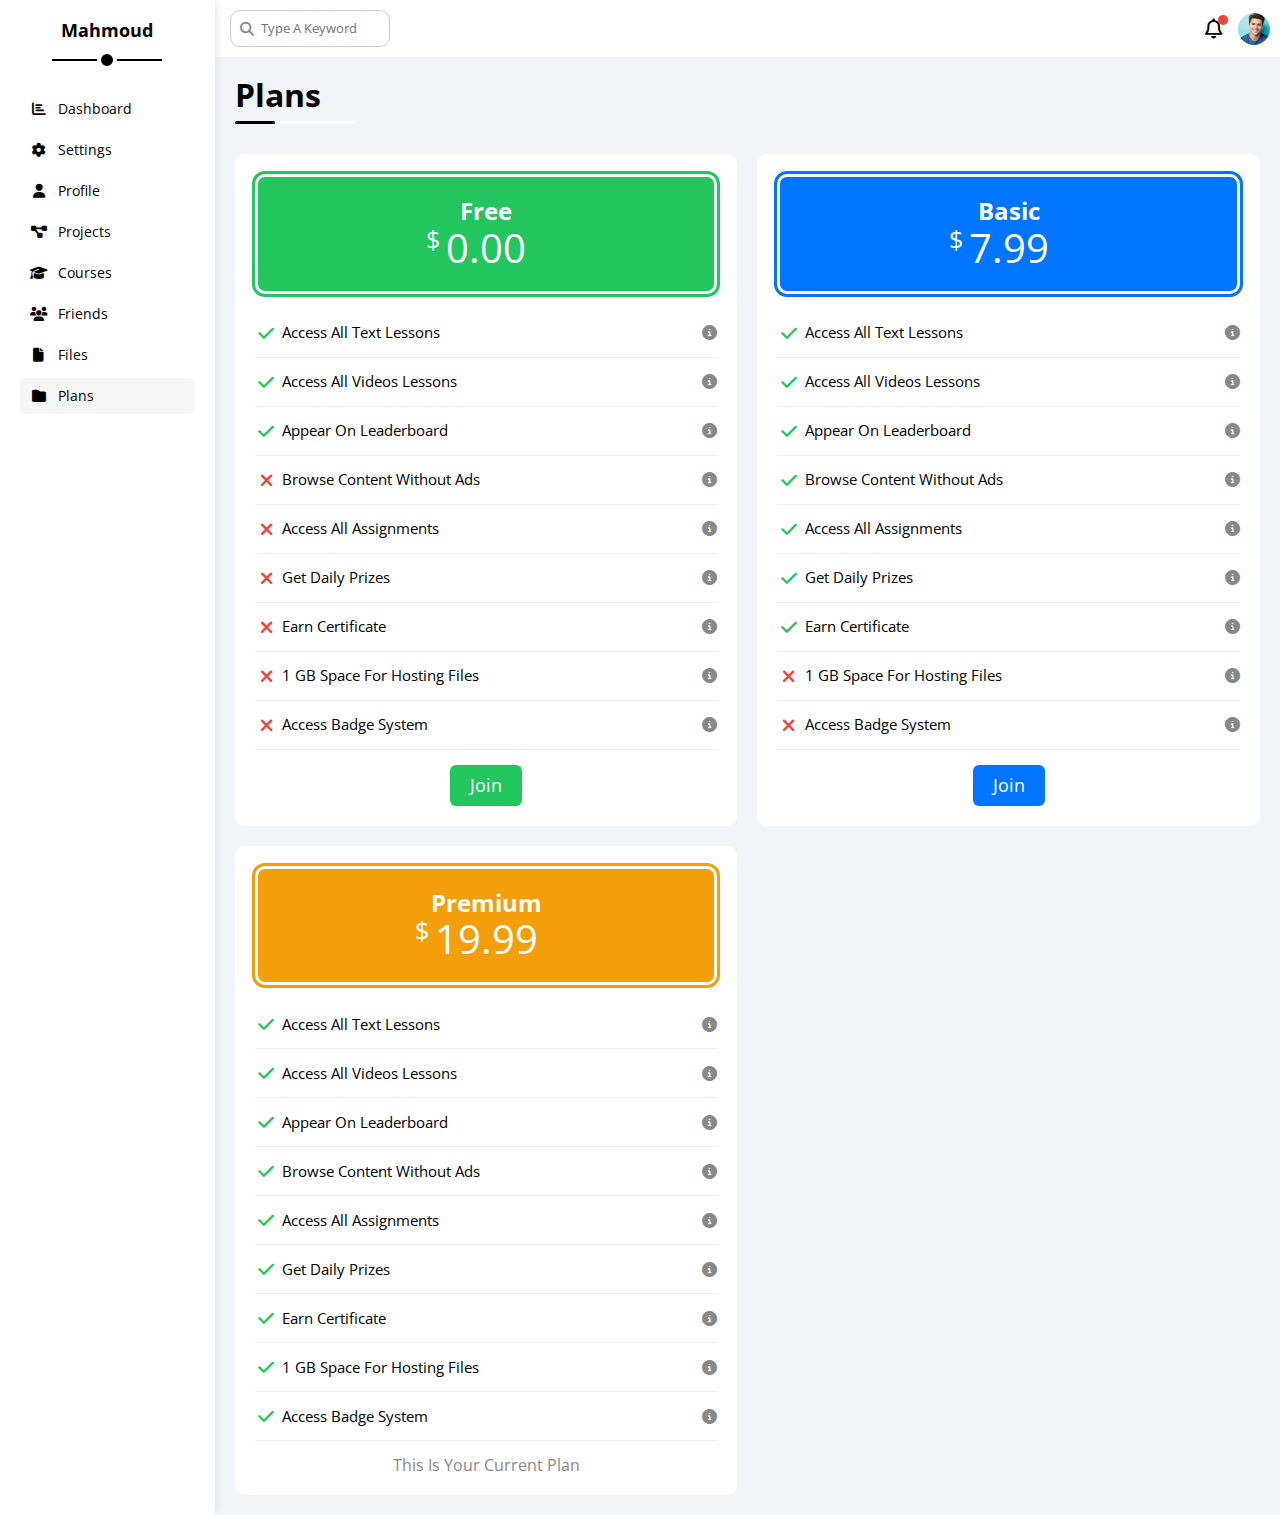
<file: plans.html>
<!DOCTYPE html>
<html lang="en">
  <head>
    <meta charset="UTF-8" />
    <meta http-equiv="X-UA-Compatible" content="IE=edge" />
    <meta name="viewport" content="width=device-width, initial-scale=1.0" />
    <title>Plans</title>
    <!-- Render All Elements Normally -->
    <link rel="stylesheet" href="css/normalize.css" />
    <!-- Font Awesome Library -->
    <link rel="stylesheet" href="css/all.min.css" />
    <!-- Framework CSS File -->
    <link rel="stylesheet" href="css/framework.css" />
    <!-- Main Template CSS File -->
    <link rel="stylesheet" href="css/master.css" />
    <!-- Google Fonts -->
    <link rel="preconnect" href="https://fonts.googleapis.com" />
    <link rel="preconnect" href="https://fonts.gstatic.com" crossorigin />
    <link href="https://fonts.googleapis.com/css2?family=Open+Sans:wght@300;500&#038;display=swap" rel="stylesheet" />
  </head>
  <body>
    <div class="page d-flex">
      <div class="sidebar bg-white p-10 ps-relative">
        <h3 class="ps-relative txa-c mt-0">Mahmoud</h3>
        <ul>
          <li>
            <a class="d-flex align-c f-14 c-black rad-6 p-10" href="index.html">
              <i class="fa-solid fa-chart-bar fa-fw"></i>
              <span class="ml-10 f-14 hide-mob">Dashboard</span>
            </a>
          </li>
          <li>
            <a class="d-flex align-c f-14 c-black rad-6 p-10" href="settings.html">
              <i class="fa-solid fa-gear fa-fw"></i>
              <span class="ml-10 f-14 hide-mob">Settings</span>
            </a>
          </li>
          <li>
            <a class="d-flex align-c f-14 c-black rad-6 p-10" href="profile.html">
              <i class="fa-solid fa-user fa-fw"></i>
              <span class="ml-10 f-14 hide-mob">Profile</span>
            </a>
          </li>
          <li>
            <a class="d-flex align-c f-14 c-black rad-6 p-10" href="projects.html">
              <i class="fa-solid fa-diagram-project fa-fw"></i>
              <span class="ml-10 f-14 hide-mob">Projects</span>
            </a>
          </li>
          <li>
            <a class="d-flex align-c f-14 c-black rad-6 p-10" href="courses.html">
              <i class="fa-solid fa-graduation-cap fa-fw"></i>
              <span class="ml-10 f-14 hide-mob">Courses</span>
            </a>
          </li>
          <li>
            <a class="d-flex align-c f-14 c-black rad-6 p-10" href="friends.html">
              <i class="fa-solid fa-users fa-fw"></i>
              <span class="ml-10 f-14 hide-mob">Friends</span>
            </a>
          </li>
          <li>
            <a class="d-flex align-c f-14 c-black rad-6 p-10" href="files.html">
              <i class="fa-solid fa-file fa-fw"></i>
              <span class="ml-10 f-14 hide-mob">Files</span>
            </a>
          </li>
          <li>
            <a class="active d-flex align-c f-14 c-black rad-6 p-10" href="plans.html">
              <i class="fa-solid fa-folder fa-fw"></i>
              <span class="ml-10 f-14 hide-mob">Plans</span>
            </a>
          </li>
        </ul>
      </div>
      <div class="content w-full">
        <!-- start head -->
        <div class="head bg-white p-15 between-flex">
          <div class="search ps-relative">
            <input class="p-10 b1s-ccc rad-10 caret-grey" type="search" placeholder="Type A Keyword">
          </div>
          <div class="icons d-flex align-c">
            <span class="notification ps-relative">
              <i class="fa-regular fa-bell fa-lg"></i>
            </span>
            <img class="rad-circle" src="./images/avatar-05.png" alt="">
          </div>
        </div>
        <!-- end head -->
        <h1 class="ps-relative">Plans</h1>
        <div class="plans-page m-20 d-grid gap-20">
          <div class="plan green p-20 bg-white rad-10">
            <div class="top bg-green txa-c rad-10 p-20 c-white">
              <h2 class="m-0">Free</h2>
              <div class="price"><span>$</span>0.00</div>
            </div>
            <ul>
              <li>
                <i class="fa-solid fa-check fa-fw yes"></i>
                <span>Access All Text Lessons</span>
                <i class="fa-solid fa-circle-info help"></i>
              </li>
              <li>
                <i class="fa-solid fa-check fa-fw yes"></i>
                <span>Access All Videos Lessons</span>
                <i class="fa-solid fa-circle-info help"></i>
              </li>
              <li>
                <i class="fa-solid fa-check fa-fw yes"></i>
                <span>Appear On Leaderboard</span>
                <i class="fa-solid fa-circle-info help"></i>
              </li>
              <li>
                <i class="fa-solid fa-xmark fa-fw"></i>
                <span>Browse Content Without Ads</span>
                <i class="fa-solid fa-circle-info help"></i>
              </li>
              <li>
                <i class="fa-solid fa-xmark fa-fw"></i>
                <span>Access All Assignments</span>
                <i class="fa-solid fa-circle-info help"></i>
              </li>
              <li>
                <i class="fa-solid fa-xmark fa-fw"></i>
                <span>Get Daily Prizes</span>
                <i class="fa-solid fa-circle-info help"></i>
              </li>
              <li>
                <i class="fa-solid fa-xmark fa-fw"></i>
                <span>Earn Certificate</span>
                <i class="fa-solid fa-circle-info help"></i>
              </li>
              <li>
                <i class="fa-solid fa-xmark fa-fw"></i>
                <span>1 GB Space For Hosting Files</span>
                <i class="fa-solid fa-circle-info help"></i>
              </li>
              <li>
                <i class="fa-solid fa-xmark fa-fw "></i>
                <span>Access Badge System</span>
                <i class="fa-solid fa-circle-info help"></i>
              </li>
            </ul>
            <a class="bg-green c-white rad-6 c-white d-block w-fit" href="#">Join</a>
          </div>
          <div class="plan blue p-20 bg-white rad-10">
            <div class="top bg-blue txa-c rad-10 p-20 c-white">
              <h2 class="m-0">Basic</h2>
              <div class="price"><span>$</span>7.99</div>
            </div>
            <ul>
              <li>
                <i class="fa-solid fa-check fa-fw yes"></i>
                <span>Access All Text Lessons</span>
                <i class="fa-solid fa-circle-info help"></i>
              </li>
              <li>
                <i class="fa-solid fa-check fa-fw yes"></i>
                <span>Access All Videos Lessons</span>
                <i class="fa-solid fa-circle-info help"></i>
              </li>
              <li>
                <i class="fa-solid fa-check fa-fw yes"></i>
                <span>Appear On Leaderboard</span>
                <i class="fa-solid fa-circle-info help"></i>
              </li>
              <li>
                <i class="fa-solid fa-check fa-fw yes"></i>
                <span>Browse Content Without Ads</span>
                <i class="fa-solid fa-circle-info help"></i>
              </li>
              <li>
                <i class="fa-solid fa-check fa-fw yes"></i>
                <span>Access All Assignments</span>
                <i class="fa-solid fa-circle-info help"></i>
              </li>
              <li>
                <i class="fa-solid fa-check fa-fw yes"></i>
                <span>Get Daily Prizes</span>
                <i class="fa-solid fa-circle-info help"></i>
              </li>
              <li>
                <i class="fa-solid fa-check fa-fw yes"></i>
                <span>Earn Certificate</span>
                <i class="fa-solid fa-circle-info help"></i>
              </li>
              <li>
                <i class="fa-solid fa-xmark fa-fw"></i>
                <span>1 GB Space For Hosting Files</span>
                <i class="fa-solid fa-circle-info help"></i>
              </li>
              <li>
                <i class="fa-solid fa-xmark fa-fw "></i>
                <span>Access Badge System</span>
                <i class="fa-solid fa-circle-info help"></i>
              </li>
            </ul>
            <a class="bg-blue c-white rad-6 c-white d-block w-fit" href="#">Join</a>
          </div>
          <div class="plan orange p-20 bg-white rad-10">
            <div class="top bg-orange txa-c rad-10 p-20 c-white">
              <h2 class="m-0">Premium</h2>
              <div class="price"><span>$</span>19.99</div>
            </div>
            <ul>
              <li>
                <i class="fa-solid fa-check fa-fw yes"></i>
                <span>Access All Text Lessons</span>
                <i class="fa-solid fa-circle-info help"></i>
              </li>
              <li>
                <i class="fa-solid fa-check fa-fw yes"></i>
                <span>Access All Videos Lessons</span>
                <i class="fa-solid fa-circle-info help"></i>
              </li>
              <li>
                <i class="fa-solid fa-check fa-fw yes"></i>
                <span>Appear On Leaderboard</span>
                <i class="fa-solid fa-circle-info help"></i>
              </li>
              <li>
                <i class="fa-solid fa-check fa-fw yes"></i>
                <span>Browse Content Without Ads</span>
                <i class="fa-solid fa-circle-info help"></i>
              </li>
              <li>
                <i class="fa-solid fa-check fa-fw yes"></i>
                <span>Access All Assignments</span>
                <i class="fa-solid fa-circle-info help"></i>
              </li>
              <li>
                <i class="fa-solid fa-check fa-fw yes"></i>
                <span>Get Daily Prizes</span>
                <i class="fa-solid fa-circle-info help"></i>
              </li>
              <li>
                <i class="fa-solid fa-check fa-fw yes"></i>
                <span>Earn Certificate</span>
                <i class="fa-solid fa-circle-info help"></i>
              </li>
              <li>
                <i class="fa-solid fa-check fa-fw yes"></i>
                <span>1 GB Space For Hosting Files</span>
                <i class="fa-solid fa-circle-info help"></i>
              </li>
              <li>
                <i class="fa-solid fa-check fa-fw yes"></i>
                <span>Access Badge System</span>
                <i class="fa-solid fa-circle-info help"></i>
              </li>
            </ul>
            <p class="c-grey txa-c m-0">This Is Your Current Plan</p>
          </div>
        </div>
      </div>
    </div>
  </body>
</html>
</file>
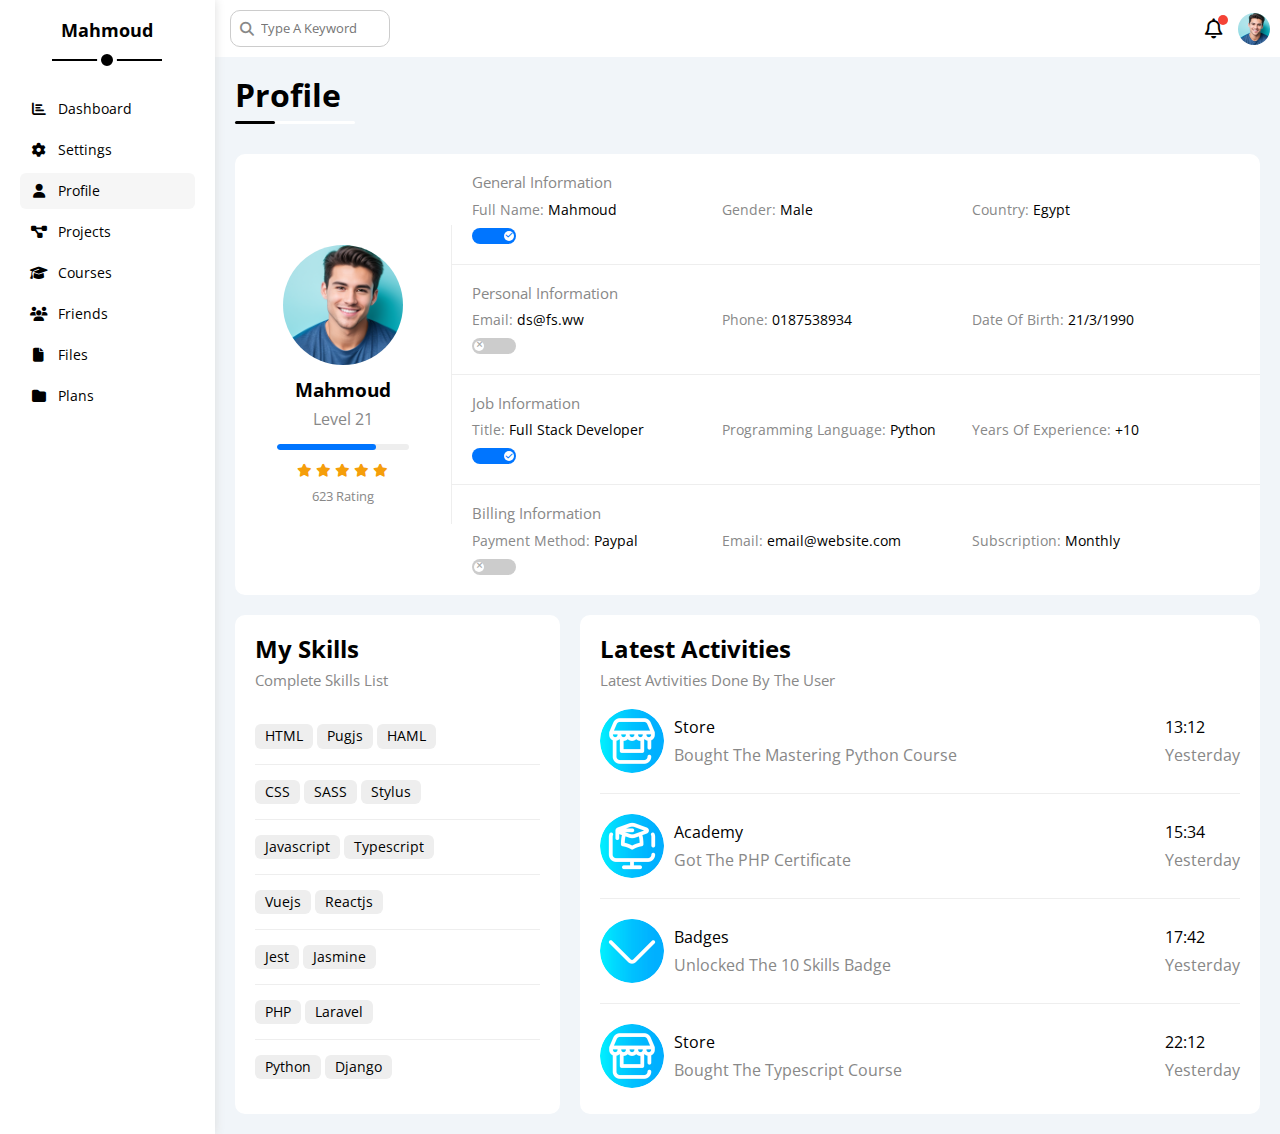
<file: profile.html>
<!DOCTYPE html>
<html lang="en">
  <head>
    <meta charset="UTF-8" />
    <meta http-equiv="X-UA-Compatible" content="IE=edge" />
    <meta name="viewport" content="width=device-width, initial-scale=1.0" />
    <title>Profile</title>
    <!-- Render All Elements Normally -->
    <link rel="stylesheet" href="css/normalize.css" />
    <!-- Font Awesome Library -->
    <link rel="stylesheet" href="css/all.min.css" />
    <!-- Framework CSS File -->
    <link rel="stylesheet" href="css/framework.css" />
    <!-- Main Template CSS File -->
    <link rel="stylesheet" href="css/master.css" />
    <!-- Google Fonts -->
    <link rel="preconnect" href="https://fonts.googleapis.com" />
    <link rel="preconnect" href="https://fonts.gstatic.com" crossorigin />
    <link href="https://fonts.googleapis.com/css2?family=Open+Sans:wght@300;500&#038;display=swap" rel="stylesheet" />
  </head>
  <body>
    <div class="page d-flex">
      <div class="sidebar bg-white p-10 ps-relative">
        <h3 class="ps-relative txa-c mt-0">Mahmoud</h3>
        <ul>
          <li>
            <a class="d-flex align-c f-14 c-black rad-6 p-10" href="index.html">
              <i class="fa-solid fa-chart-bar fa-fw"></i>
              <span class="ml-10 f-14 hide-mob">Dashboard</span>
            </a>
          </li>
          <li>
            <a class="d-flex align-c f-14 c-black rad-6 p-10" href="settings.html">
              <i class="fa-solid fa-gear fa-fw"></i>
              <span class="ml-10 f-14 hide-mob">Settings</span>
            </a>
          </li>
          <li>
            <a class="active d-flex align-c f-14 c-black rad-6 p-10" href="profile.html">
              <i class="fa-solid fa-user fa-fw"></i>
              <span class="ml-10 f-14 hide-mob">Profile</span>
            </a>
          </li>
          <li>
            <a class="d-flex align-c f-14 c-black rad-6 p-10" href="projects.html">
              <i class="fa-solid fa-diagram-project fa-fw"></i>
              <span class="ml-10 f-14 hide-mob">Projects</span>
            </a>
          </li>
          <li>
            <a class="d-flex align-c f-14 c-black rad-6 p-10" href="courses.html">
              <i class="fa-solid fa-graduation-cap fa-fw"></i>
              <span class="ml-10 f-14 hide-mob">Courses</span>
            </a>
          </li>
          <li>
            <a class="d-flex align-c f-14 c-black rad-6 p-10" href="friends.html">
              <i class="fa-solid fa-users fa-fw"></i>
              <span class="ml-10 f-14 hide-mob">Friends</span>
            </a>
          </li>
          <li>
            <a class="d-flex align-c f-14 c-black rad-6 p-10" href="files.html">
              <i class="fa-solid fa-file fa-fw"></i>
              <span class="ml-10 f-14 hide-mob">Files</span>
            </a>
          </li>
          <li>
            <a class="d-flex align-c f-14 c-black rad-6 p-10" href="plans.html">
              <i class="fa-solid fa-folder fa-fw"></i>
              <span class="ml-10 f-14 hide-mob">Plans</span>
            </a>
          </li>
        </ul>
      </div>
      <div class="content w-full">
        <!-- start head -->
        <div class="head bg-white p-15 between-flex">
          <div class="search ps-relative">
            <input class="p-10 b1s-ccc rad-10 caret-grey" type="search" placeholder="Type A Keyword">
          </div>
          <div class="icons d-flex align-c">
            <span class="notification ps-relative">
              <i class="fa-regular fa-bell fa-lg"></i>
            </span>
            <img class="rad-circle" src="./images/avatar-05.png" alt="">
          </div>
        </div>
        <!-- end head -->
        <h1 class="ps-relative">Profile</h1>
        <div class="profile-page m-20">
          <!-- start overview -->
          <div class="overview bg-white rad-10 d-flex align-c">
            <div class="avatar-box p-20 txa-c">
              <img class="rad-circle mb-10" src="./images/avatar-05.png" alt="">
              <h3 class="m-0">Mahmoud</h3>
              <p class="mt-10 c-grey">Level 21</p>
              <div class="level bg-eee rad-6 ps-relative">
                <span style="width: 75%;"></span>
              </div>
              <div class="rating mt-10 mb-10">
                <i class="fa-solid fa-star c-orange f-13"></i>
                <i class="fa-solid fa-star c-orange f-13"></i>
                <i class="fa-solid fa-star c-orange f-13"></i>
                <i class="fa-solid fa-star c-orange f-13"></i>
                <i class="fa-solid fa-star c-orange f-13"></i>
              </div>
              <p class="c-grey f-13 m-0">623 Rating</p>
            </div>
            <div class="info-box">
              <!-- start information row -->
              <div class="box d-flex align-c p-20">
                <h4 class="w-full c-grey f-15 m-0">General Information</h4>
                <div class="f-14">
                  <span class="c-grey">Full Name:</span>
                  <span>Mahmoud</span>
                </div>
                <div class="f-14">
                  <span class="c-grey">Gender:</span>
                  <span>Male</span>
                </div>
                <div class="f-14">
                  <span class="c-grey">Country:</span>
                  <span>Egypt</span>
                </div>
                <div class="f-14" >
                  <label>
                    <input class="toggle-checkbox" type="checkbox" checked>
                    <div class="toggle-switch"></div>
                  </label>
                </div>
              </div>
              <!-- end information row -->
              <!-- start information row -->
              <div class="box d-flex align-c p-20">
                <h4 class="w-full c-grey f-15 m-0">Personal Information</h4>
                <div class="f-14">
                  <span class="c-grey">Email:</span>
                  <span>ds@fs.ww</span>
                </div>
                <div class="f-14">
                  <span class="c-grey">Phone:</span>
                  <span>0187538934</span>
                </div>
                <div class="f-14">
                  <span class="c-grey">Date Of Birth:</span>
                  <span>21/3/1990</span>
                </div>
                <div class="f-14" >
                  <label>
                    <input class="toggle-checkbox" type="checkbox">
                    <div class="toggle-switch"></div>
                  </label>
                </div>
              </div>
              <!-- end information row -->
              <!-- start information row -->
              <div class="box d-flex align-c p-20">
                <h4 class="w-full c-grey f-15 m-0">Job Information</h4>
                <div class="f-14">
                  <span class="c-grey">Title:</span>
                  <span>Full Stack Developer</span>
                </div>
                <div class="f-14">
                  <span class="c-grey">Programming Language:</span>
                  <span>Python</span>
                </div>
                <div class="f-14">
                  <span class="c-grey">Years Of Experience:</span>
                  <span>+10</span>
                </div>
                <div class="f-14" >
                  <label>
                    <input class="toggle-checkbox" type="checkbox" checked>
                    <div class="toggle-switch"></div>
                  </label>
                </div>
              </div>
              <!-- end information row -->
              <!-- start information row -->
              <div class="box d-flex align-c p-20">
                <h4 class="w-full c-grey f-15 m-0">Billing Information</h4>
                <div class="f-14">
                  <span class="c-grey">Payment Method:</span>
                  <span>Paypal</span>
                </div>
                <div class="f-14">
                  <span class="c-grey">Email:</span>
                  <span>email@website.com</span>
                </div>
                <div class="f-14">
                  <span class="c-grey">Subscription:</span>
                  <span>Monthly</span>
                </div>
                <div class="f-14" >
                  <label>
                    <input class="toggle-checkbox" type="checkbox">
                    <div class="toggle-switch"></div>
                  </label>
                </div>
              </div>
              <!-- end information row -->
            </div>
          </div>
          <!-- end overview -->
          <!-- start other data -->
          <div class="other-data d-flex gap-20">
            <div class="skills-card p-20 bg-white rad-10 mt-20">
              <h2 class="mt-0 mb-10">My Skills</h2>
              <p class="mt-0 mb-20 c-grey f-15">Complete Skills List</p>
              <ul class="m-0 txa-c-mob">
                <li><span>HTML</span><span>Pugjs</span><span>HAML</span></li>
                <li><span>CSS</span><span>SASS</span><span>Stylus</span></li>
                <li><span>Javascript</span><span>Typescript</span></li>
                <li><span>Vuejs</span><span>Reactjs</span></li>
                <li><span>Jest</span><span>Jasmine</span></li>
                <li><span>PHP</span><span>Laravel</span></li>
                <li><span>Python</span><span>Django</span></li>
              </ul>
            </div>
            <div class="activities p-20 bg-white rad-10">
              <h2 class="mt-0 mb-10">Latest Activities</h2>
              <p class="mt-0 mb-20 c-grey f-15">Latest Avtivities Done By The User</p>
              <div class="activity d-flex align-c txa-c-mob">
                <img src="./images/activity-one.webp" alt="">
                <div class="info">
                  <span class="d-block mb-10">Store</span>
                  <span class="c-grey">Bought The Mastering Python Course</span>
                </div>
                <div class="date">
                  <span class="d-block mb-10">13:12</span>
                  <span class="c-grey">Yesterday</span>
                </div>
              </div>
              <div class="activity d-flex align-c txa-c-mob">
                <img src="./images/activity-two.webp" alt="">
                <div class="info">
                  <span class="d-block mb-10">Academy</span>
                  <span class="c-grey">Got The PHP Certificate</span>
                </div>
                <div class="date">
                  <span class="d-block mb-10">15:34</span>
                  <span class="c-grey">Yesterday</span>
                </div>
              </div>
              <div class="activity d-flex align-c txa-c-mob">
                <img src="./images/activity-three.webp" alt="">
                <div class="info">
                  <span class="d-block mb-10">Badges</span>
                  <span class="c-grey">Unlocked The 10 Skills Badge</span>
                </div>
                <div class="date">
                  <span class="d-block mb-10">17:42</span>
                  <span class="c-grey">Yesterday</span>
                </div>
              </div>
              <div class="activity d-flex align-c txa-c-mob">
                <img src="./images/activity-one.webp" alt="">
                <div class="info">
                  <span class="d-block mb-10">Store</span>
                  <span class="c-grey">Bought The Typescript Course</span>
                </div>
                <div class="date">
                  <span class="d-block mb-10">22:12</span>
                  <span class="c-grey">Yesterday</span>
                </div>
              </div>
            </div>
          </div>
          <!-- end other data -->
        </div>
      </div>
    </div>
  </body>
</html>
</file>
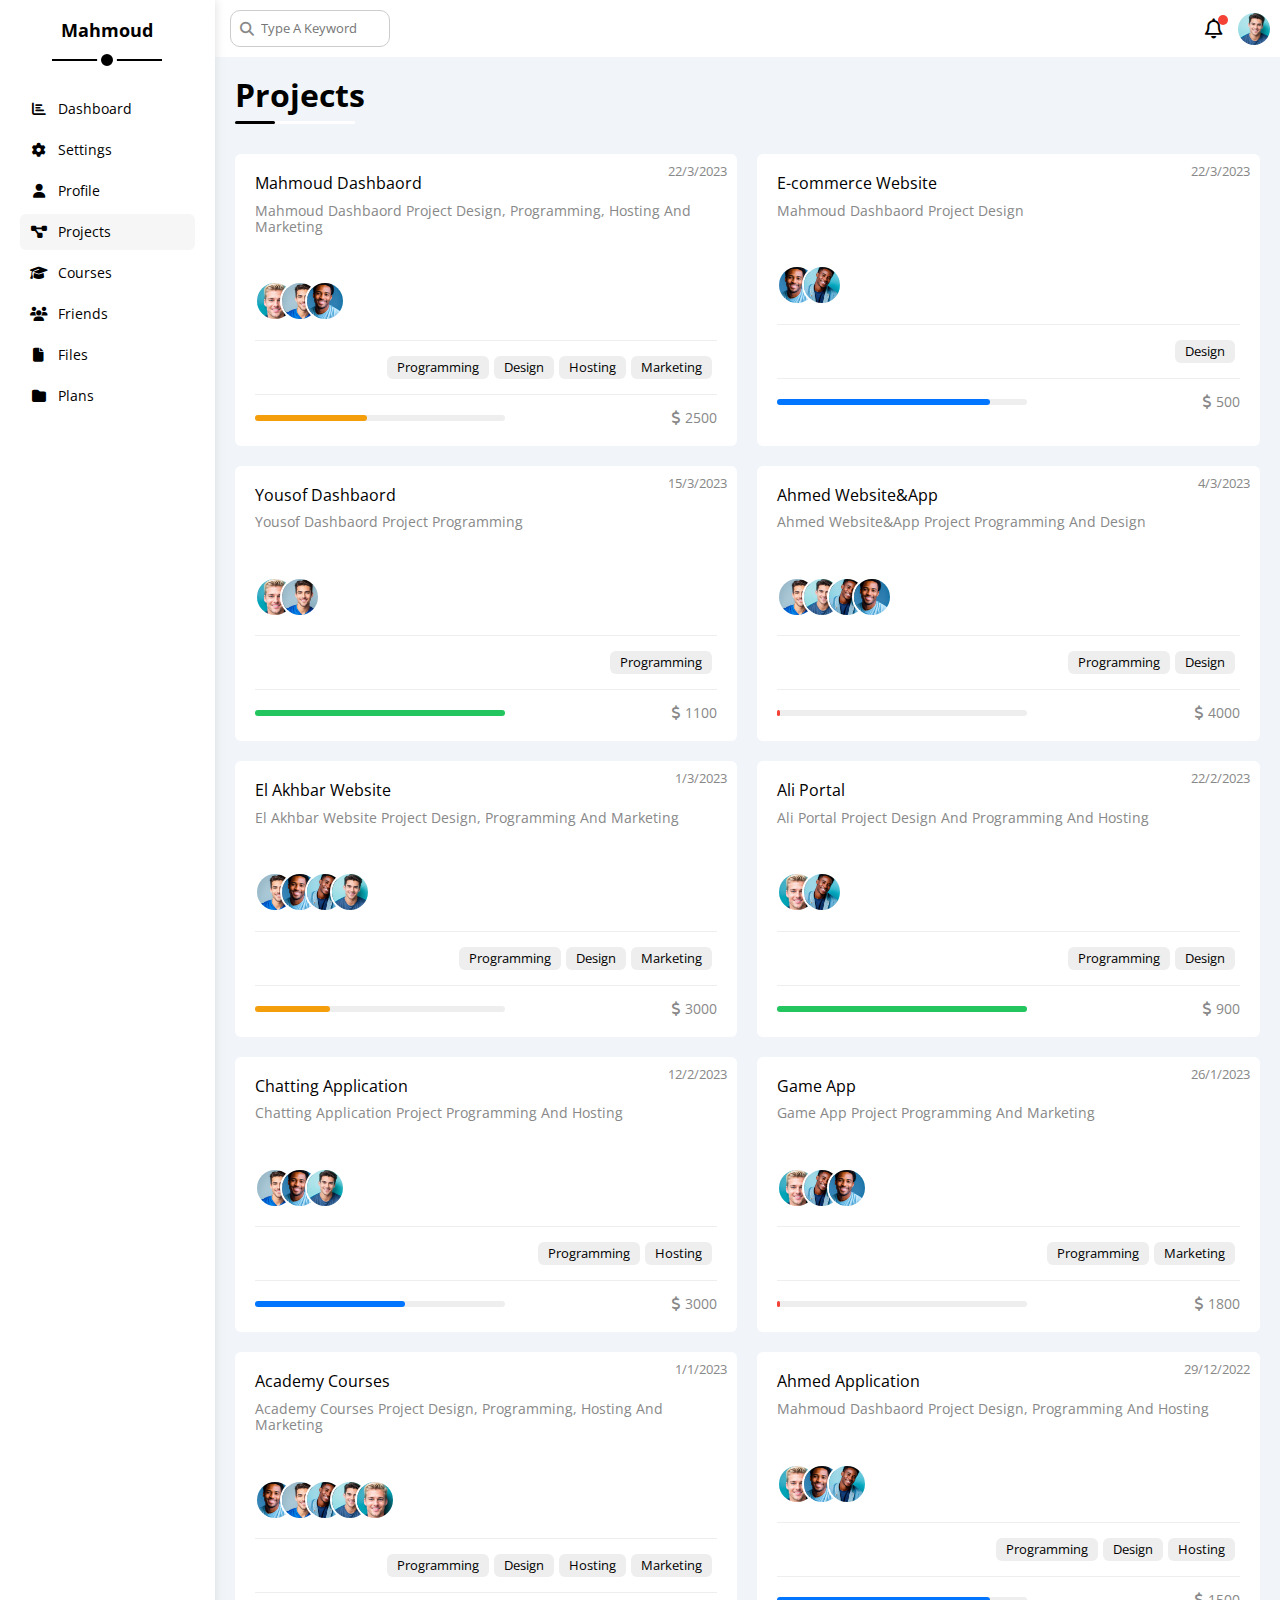
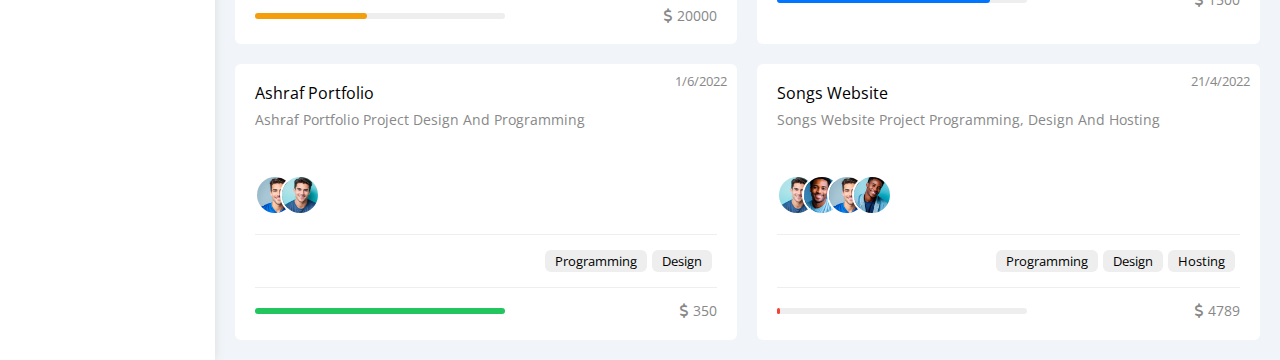
<file: projects.html>
<!DOCTYPE html>
<html lang="en">
  <head>
    <meta charset="UTF-8" />
    <meta http-equiv="X-UA-Compatible" content="IE=edge" />
    <meta name="viewport" content="width=device-width, initial-scale=1.0" />
    <title>Projects</title>
    <!-- Render All Elements Normally -->
    <link rel="stylesheet" href="css/normalize.css" />
    <!-- Font Awesome Library -->
    <link rel="stylesheet" href="css/all.min.css" />
    <!-- Framework CSS File -->
    <link rel="stylesheet" href="css/framework.css" />
    <!-- Main Template CSS File -->
    <link rel="stylesheet" href="css/master.css" />
    <!-- Google Fonts -->
    <link rel="preconnect" href="https://fonts.googleapis.com" />
    <link rel="preconnect" href="https://fonts.gstatic.com" crossorigin />
    <link href="https://fonts.googleapis.com/css2?family=Open+Sans:wght@300;500&#038;display=swap" rel="stylesheet" />
  </head>
  <body>
    <div class="page d-flex">
      <div class="sidebar bg-white p-10 ps-relative">
        <h3 class="ps-relative txa-c mt-0">Mahmoud</h3>
        <ul>
          <li>
            <a class="d-flex align-c f-14 c-black rad-6 p-10" href="index.html">
              <i class="fa-solid fa-chart-bar fa-fw"></i>
              <span class="ml-10 f-14 hide-mob">Dashboard</span>
            </a>
          </li>
          <li>
            <a class="d-flex align-c f-14 c-black rad-6 p-10" href="settings.html">
              <i class="fa-solid fa-gear fa-fw"></i>
              <span class="ml-10 f-14 hide-mob">Settings</span>
            </a>
          </li>
          <li>
            <a class="d-flex align-c f-14 c-black rad-6 p-10" href="profile.html">
              <i class="fa-solid fa-user fa-fw"></i>
              <span class="ml-10 f-14 hide-mob">Profile</span>
            </a>
          </li>
          <li>
            <a class="active d-flex align-c f-14 c-black rad-6 p-10" href="projects.html">
              <i class="fa-solid fa-diagram-project fa-fw"></i>
              <span class="ml-10 f-14 hide-mob">Projects</span>
            </a>
          </li>
          <li>
            <a class="d-flex align-c f-14 c-black rad-6 p-10" href="courses.html">
              <i class="fa-solid fa-graduation-cap fa-fw"></i>
              <span class="ml-10 f-14 hide-mob">Courses</span>
            </a>
          </li>
          <li>
            <a class="d-flex align-c f-14 c-black rad-6 p-10" href="friends.html">
              <i class="fa-solid fa-users fa-fw"></i>
              <span class="ml-10 f-14 hide-mob">Friends</span>
            </a>
          </li>
          <li>
            <a class="d-flex align-c f-14 c-black rad-6 p-10" href="files.html">
              <i class="fa-solid fa-file fa-fw"></i>
              <span class="ml-10 f-14 hide-mob">Files</span>
            </a>
          </li>
          <li>
            <a class="d-flex align-c f-14 c-black rad-6 p-10" href="plans.html">
              <i class="fa-solid fa-folder fa-fw"></i>
              <span class="ml-10 f-14 hide-mob">Plans</span>
            </a>
          </li>
        </ul>
      </div>
      <div class="content w-full">
        <!-- start head -->
        <div class="head bg-white p-15 between-flex">
          <div class="search ps-relative">
            <input class="p-10 b1s-ccc rad-10 caret-grey" type="search" placeholder="Type A Keyword">
          </div>
          <div class="icons d-flex align-c">
            <span class="notification ps-relative">
              <i class="fa-regular fa-bell fa-lg"></i>
            </span>
            <img class="rad-circle" src="./images/avatar-05.png" alt="">
          </div>
        </div>
        <!-- end head -->
        <h1 class="ps-relative">Projects</h1>
        <div class="projects-page m-20 d-grid gap-20">
          <div class="project p-20 bg-white rad-6 ps-relative">
            <span class="date f-13 c-grey">22/3/2023</span>
            <h4 class="m-0">Mahmoud Dashbaord</h4>
            <p class="c-grey mt-10 mb-10 f-14">Mahmoud Dashbaord Project Design, Programming,  Hosting And Marketing </p>
            <div class="team">
              <a href="#"><img src="./images/avatar-01.png" alt="" /></a>
              <a href="#"><img src="./images/avatar-02.png" alt="" /></a>
              <a href="#"><img src="./images/avatar-03.png" alt="" /></a>
            </div>
            <div class="project-services d-flex">
              <span class="bg-eee f-13 btn-shape mr-5 w-fit">Programming</span>
              <span class="bg-eee f-13 btn-shape mr-5 w-fit">Design</span>
              <span class="bg-eee f-13 btn-shape mr-5 w-fit">Hosting</span>
              <span class="bg-eee f-13 btn-shape mr-5 w-fit">Marketing</span>
            </div>
            <div class="info between-flex">
              <div class="progress bg-eee">
                <span class="bg-orange" style="width: 45%;"></span>
              </div>
              <div class="f-14 c-grey">
                <i class="fa-solid fa-dollar-sign"></i>
                2500
              </div>
            </div>
          </div>
          <div class="project p-20 bg-white rad-6 ps-relative">
            <span class="date f-13 c-grey">22/3/2023</span>
            <h4 class="m-0">E-commerce Website</h4>
            <p class="c-grey mt-10 mb-10 f-14">Mahmoud Dashbaord Project Design</p>
            <div class="team">
              <a href="#"><img src="./images/avatar-03.png" alt="" /></a>
              <a href="#"><img src="./images/avatar-04.png" alt="" /></a>
            </div>
            <div class="project-services d-flex">
              <span class="bg-eee f-13 btn-shape mr-5 w-fit">Design</span>
            </div>
            <div class="info between-flex">
              <div class="progress bg-eee">
                <span class="bg-blue" style="width: 85%;"></span>
              </div>
              <div class="f-14 c-grey">
                <i class="fa-solid fa-dollar-sign"></i>
                500
              </div>
            </div>
          </div>
          <div class="project p-20 bg-white rad-6 ps-relative">
            <span class="date f-13 c-grey">15/3/2023</span>
            <h4 class="m-0">Yousof Dashbaord</h4>
            <p class="c-grey mt-10 mb-10 f-14">Yousof Dashbaord Project Programming </p>
            <div class="team">
              <a href="#"><img src="./images/avatar-01.png" alt="" /></a>
              <a href="#"><img src="./images/avatar-02.png" alt="" /></a>
            </div>
            <div class="project-services d-flex">
              <span class="bg-eee f-13 btn-shape mr-5 w-fit">Programming</span>
            </div>
            <div class="info between-flex">
              <div class="progress bg-eee">
                <span class="bg-green" style="width: 100%;"></span>
              </div>
              <div class="f-14 c-grey">
                <i class="fa-solid fa-dollar-sign"></i>
                1100
              </div>
            </div>
          </div>
          <div class="project p-20 bg-white rad-6 ps-relative">
            <span class="date f-13 c-grey">4/3/2023</span>
            <h4 class="m-0">Ahmed Website&App</h4>
            <p class="c-grey mt-10 mb-10 f-14">Ahmed Website&App Project Programming And Design </p>
            <div class="team">
              <a href="#"><img src="./images/avatar-02.png" alt="" /></a>
              <a href="#"><img src="./images/avatar-05.png" alt="" /></a>
              <a href="#"><img src="./images/avatar-04.png" alt="" /></a>
              <a href="#"><img src="./images/avatar-03.png" alt="" /></a>
            </div>
            <div class="project-services d-flex">
              <span class="bg-eee f-13 btn-shape mr-5 w-fit">Programming</span>
              <span class="bg-eee f-13 btn-shape mr-5 w-fit">Design</span>
            </div>
            <div class="info between-flex">
              <div class="progress bg-eee">
                <span class="bg-red" style="width: 1%;"></span>
              </div>
              <div class="f-14 c-grey">
                <i class="fa-solid fa-dollar-sign"></i>
                4000
              </div>
            </div>
          </div>
          <div class="project p-20 bg-white rad-6 ps-relative">
            <span class="date f-13 c-grey">1/3/2023</span>
            <h4 class="m-0">El Akhbar Website</h4>
            <p class="c-grey mt-10 mb-10 f-14">El Akhbar Website Project Design, Programming And Marketing</p>
            <div class="team">
              <a href="#"><img src="./images/avatar-02.png" alt="" /></a>
              <a href="#"><img src="./images/avatar-03.png" alt="" /></a>
              <a href="#"><img src="./images/avatar-04.png" alt="" /></a>
              <a href="#"><img src="./images/avatar-05.png" alt="" /></a>
            </div>
            <div class="project-services d-flex">
              <span class="bg-eee f-13 btn-shape mr-5 w-fit">Programming</span>
              <span class="bg-eee f-13 btn-shape mr-5 w-fit">Design</span>
              <span class="bg-eee f-13 btn-shape mr-5 w-fit">Marketing</span>
            </div>
            <div class="info between-flex">
              <div class="progress bg-eee">
                <span class="bg-orange" style="width: 30%;"></span>
              </div>
              <div class="f-14 c-grey">
                <i class="fa-solid fa-dollar-sign"></i>
                3000
              </div>
            </div>
          </div>
          <div class="project p-20 bg-white rad-6 ps-relative">
            <span class="date f-13 c-grey">22/2/2023</span>
            <h4 class="m-0">Ali Portal</h4>
            <p class="c-grey mt-10 mb-10 f-14">Ali Portal Project Design And Programming And Hosting</p>
            <div class="team">
              <a href="#"><img src="./images/avatar-01.png" alt="" /></a>
              <a href="#"><img src="./images/avatar-04.png" alt="" /></a>
            </div>
            <div class="project-services d-flex">
              <span class="bg-eee f-13 btn-shape mr-5 w-fit">Programming</span>
              <span class="bg-eee f-13 btn-shape mr-5 w-fit">Design</span>
            </div>
            <div class="info between-flex">
              <div class="progress bg-eee">
                <span class="bg-green" style="width: 100%;"></span>
              </div>
              <div class="f-14 c-grey">
                <i class="fa-solid fa-dollar-sign"></i>
                900
              </div>
            </div>
          </div>
          <div class="project p-20 bg-white rad-6 ps-relative">
            <span class="date f-13 c-grey">12/2/2023</span>
            <h4 class="m-0">Chatting Application</h4>
            <p class="c-grey mt-10 mb-10 f-14">Chatting Application Project Programming And Hosting</p>
            <div class="team">
              <a href="#"><img src="./images/avatar-02.png" alt="" /></a>
              <a href="#"><img src="./images/avatar-03.png" alt="" /></a>
              <a href="#"><img src="./images/avatar-05.png" alt="" /></a>
            </div>
            <div class="project-services d-flex">
              <span class="bg-eee f-13 btn-shape mr-5 w-fit">Programming</span>
              <span class="bg-eee f-13 btn-shape mr-5 w-fit">Hosting</span>
            </div>
            <div class="info between-flex">
              <div class="progress bg-eee">
                <span class="bg-blue" style="width: 60%;"></span>
              </div>
              <div class="f-14 c-grey">
                <i class="fa-solid fa-dollar-sign"></i>
                3000
              </div>
            </div>
          </div>
          <div class="project p-20 bg-white rad-6 ps-relative">
            <span class="date f-13 c-grey">26/1/2023</span>
            <h4 class="m-0">Game App</h4>
            <p class="c-grey mt-10 mb-10 f-14">Game App Project Programming And Marketing </p>
            <div class="team">
              <a href="#"><img src="./images/avatar-01.png" alt="" /></a>
              <a href="#"><img src="./images/avatar-04.png" alt="" /></a>
              <a href="#"><img src="./images/avatar-03.png" alt="" /></a>
            </div>
            <div class="project-services d-flex">
              <span class="bg-eee f-13 btn-shape mr-5 w-fit">Programming</span>
              <span class="bg-eee f-13 btn-shape mr-5 w-fit">Marketing</span>
            </div>
            <div class="info between-flex">
              <div class="progress bg-eee">
                <span class="bg-red" style="width: 1%;"></span>
              </div>
              <div class="f-14 c-grey">
                <i class="fa-solid fa-dollar-sign"></i>
                1800
              </div>
            </div>
          </div>
          <div class="project p-20 bg-white rad-6 ps-relative">
            <span class="date f-13 c-grey">1/1/2023</span>
            <h4 class="m-0">Academy Courses</h4>
            <p class="c-grey mt-10 mb-10 f-14">Academy Courses Project Design, Programming, Hosting And Marketing</p>
            <div class="team">
              <a href="#"><img src="./images/avatar-03.png" alt="" /></a>
              <a href="#"><img src="./images/avatar-02.png" alt="" /></a>
              <a href="#"><img src="./images/avatar-04.png" alt="" /></a>
              <a href="#"><img src="./images/avatar-05.png" alt="" /></a>
              <a href="#"><img src="./images/avatar-01.png" alt="" /></a>
            </div>
            <div class="project-services d-flex">
              <span class="bg-eee f-13 btn-shape mr-5 w-fit">Programming</span>
              <span class="bg-eee f-13 btn-shape mr-5 w-fit">Design</span>
              <span class="bg-eee f-13 btn-shape mr-5 w-fit">Hosting</span>
              <span class="bg-eee f-13 btn-shape mr-5 w-fit">Marketing</span>
            </div>
            <div class="info between-flex">
              <div class="progress bg-eee">
                <span class="bg-orange" style="width: 45%;"></span>
              </div>
              <div class="f-14 c-grey">
                <i class="fa-solid fa-dollar-sign"></i>
                20000
              </div>
            </div>
          </div>
          <div class="project p-20 bg-white rad-6 ps-relative">
            <span class="date f-13 c-grey">29/12/2022</span>
            <h4 class="m-0">Ahmed Application</h4>
            <p class="c-grey mt-10 mb-10 f-14">Mahmoud Dashbaord Project Design, Programming And Hosting</p>
            <div class="team">
              <a href="#"><img src="./images/avatar-01.png" alt="" /></a>
              <a href="#"><img src="./images/avatar-03.png" alt="" /></a>
              <a href="#"><img src="./images/avatar-04.png" alt="" /></a>
            </div>
            <div class="project-services d-flex">
              <span class="bg-eee f-13 btn-shape mr-5 w-fit">Programming</span>
              <span class="bg-eee f-13 btn-shape mr-5 w-fit">Design</span>
              <span class="bg-eee f-13 btn-shape mr-5 w-fit">Hosting</span>
            </div>
            <div class="info between-flex">
              <div class="progress bg-eee">
                <span class="bg-blue" style="width: 85%;"></span>
              </div>
              <div class="f-14 c-grey">
                <i class="fa-solid fa-dollar-sign"></i>
                1500
              </div>
            </div>
          </div>
          <div class="project p-20 bg-white rad-6 ps-relative">
            <span class="date f-13 c-grey">1/6/2022</span>
            <h4 class="m-0">Ashraf Portfolio</h4>
            <p class="c-grey mt-10 mb-10 f-14">Ashraf Portfolio Project Design And Programming</p>
            <div class="team">
              <a href="#"><img src="./images/avatar-02.png" alt="" /></a>
              <a href="#"><img src="./images/avatar-05.png" alt="" /></a>
            </div>
            <div class="project-services d-flex">
              <span class="bg-eee f-13 btn-shape mr-5 w-fit">Programming</span>
              <span class="bg-eee f-13 btn-shape mr-5 w-fit">Design</span>
            </div>
            <div class="info between-flex">
              <div class="progress bg-eee">
                <span class="bg-green" style="width: 100%;"></span>
              </div>
              <div class="f-14 c-grey">
                <i class="fa-solid fa-dollar-sign"></i>
                350
              </div>
            </div>
          </div>
          <div class="project p-20 bg-white rad-6 ps-relative">
            <span class="date f-13 c-grey">21/4/2022</span>
            <h4 class="m-0">Songs Website</h4>
            <p class="c-grey mt-10 mb-10 f-14">Songs Website Project Programming, Design And Hosting</p>
            <div class="team">
              <a href="#"><img src="./images/avatar-05.png" alt="" /></a>
              <a href="#"><img src="./images/avatar-03.png" alt="" /></a>
              <a href="#"><img src="./images/avatar-02.png" alt="" /></a>
              <a href="#"><img src="./images/avatar-04.png" alt="" /></a>
            </div>
            <div class="project-services d-flex">
              <span class="bg-eee f-13 btn-shape mr-5 w-fit">Programming</span>
              <span class="bg-eee f-13 btn-shape mr-5 w-fit">Design</span>
              <span class="bg-eee f-13 btn-shape mr-5 w-fit">Hosting</span>
            </div>
            <div class="info between-flex">
              <div class="progress bg-eee">
                <span class="bg-red" style="width: 1%;"></span>
              </div>
              <div class="f-14 c-grey">
                <i class="fa-solid fa-dollar-sign"></i>
                4789
              </div>
            </div>
          </div>
        </div>
      </div>
    </div>
  </body>
</html>
</file>
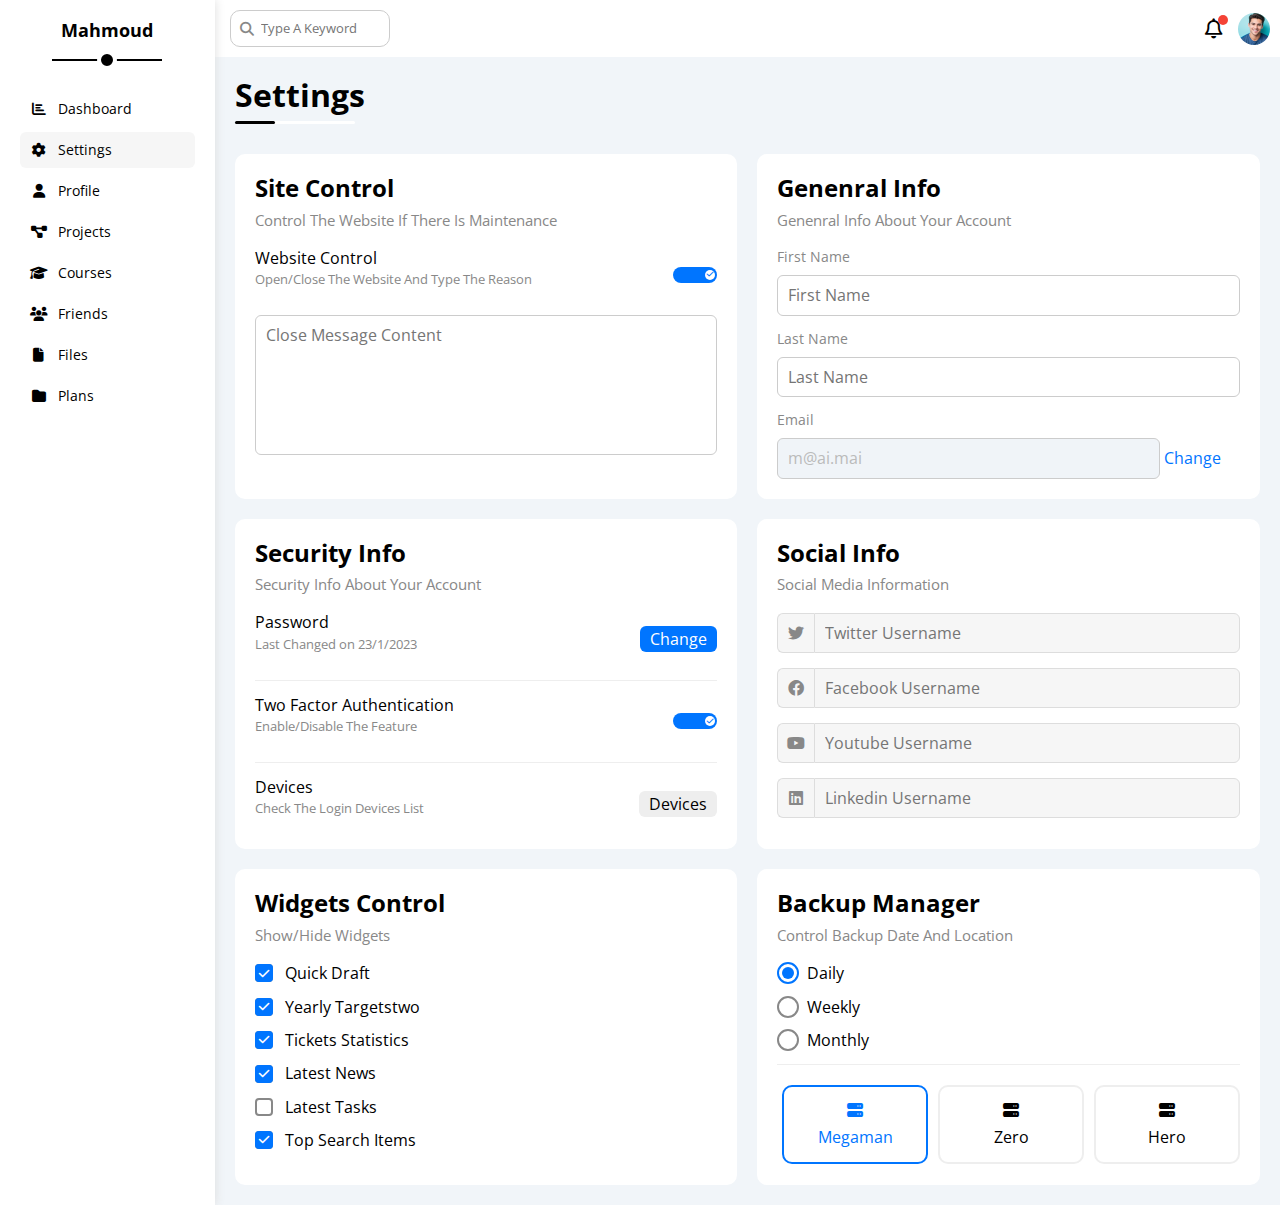
<file: settings.html>
<!DOCTYPE html>
<html lang="en">
  <head>
    <meta charset="UTF-8" />
    <meta http-equiv="X-UA-Compatible" content="IE=edge" />
    <meta name="viewport" content="width=device-width, initial-scale=1.0" />
    <title>Settings</title>
    <!-- Render All Elements Normally -->
    <link rel="stylesheet" href="css/normalize.css" />
    <!-- Font Awesome Library -->
    <link rel="stylesheet" href="css/all.min.css" />
    <!-- Framework CSS File -->
    <link rel="stylesheet" href="css/framework.css" />
    <!-- Main Template CSS File -->
    <link rel="stylesheet" href="css/master.css" />
    <!-- Google Fonts -->
    <link rel="preconnect" href="https://fonts.googleapis.com" />
    <link rel="preconnect" href="https://fonts.gstatic.com" crossorigin />
    <link href="https://fonts.googleapis.com/css2?family=Open+Sans:wght@300;500&#038;display=swap" rel="stylesheet" />
  </head>
  <body>
    <div class="page d-flex">
      <div class="sidebar bg-white p-10 ps-relative">
        <h3 class="ps-relative txa-c mt-0">Mahmoud</h3>
        <ul>
          <li>
            <a class="d-flex align-c f-14 c-black rad-6 p-10" href="index.html">
              <i class="fa-solid fa-chart-bar fa-fw"></i>
              <span class="ml-10 f-14 hide-mob">Dashboard</span>
            </a>
          </li>
          <li>
            <a class="active d-flex align-c f-14 c-black rad-6 p-10" href="settings.html">
              <i class="fa-solid fa-gear fa-fw"></i>
              <span class="ml-10 f-14 hide-mob">Settings</span>
            </a>
          </li>
          <li>
            <a class="d-flex align-c f-14 c-black rad-6 p-10" href="profile.html">
              <i class="fa-solid fa-user fa-fw"></i>
              <span class="ml-10 f-14 hide-mob">Profile</span>
            </a>
          </li>
          <li>
            <a class="d-flex align-c f-14 c-black rad-6 p-10" href="projects.html">
              <i class="fa-solid fa-diagram-project fa-fw"></i>
              <span class="ml-10 f-14 hide-mob">Projects</span>
            </a>
          </li>
          <li>
            <a class="d-flex align-c f-14 c-black rad-6 p-10" href="courses.html">
              <i class="fa-solid fa-graduation-cap fa-fw"></i>
              <span class="ml-10 f-14 hide-mob">Courses</span>
            </a>
          </li>
          <li>
            <a class="d-flex align-c f-14 c-black rad-6 p-10" href="friends.html">
              <i class="fa-solid fa-users fa-fw"></i>
              <span class="ml-10 f-14 hide-mob">Friends</span>
            </a>
          </li>
          <li>
            <a class="d-flex align-c f-14 c-black rad-6 p-10" href="files.html">
              <i class="fa-solid fa-file fa-fw"></i>
              <span class="ml-10 f-14 hide-mob">Files</span>
            </a>
          </li>
          <li>
            <a class="d-flex align-c f-14 c-black rad-6 p-10" href="plans.html">
              <i class="fa-solid fa-folder fa-fw"></i>
              <span class="ml-10 f-14 hide-mob">Plans</span>
            </a>
          </li>
        </ul>
      </div>
      <div class="content w-full">
        <!-- start head -->
        <div class="head bg-white p-15 between-flex">
          <div class="search ps-relative">
            <input class="p-10 b1s-ccc rad-10 caret-grey" type="search" placeholder="Type A Keyword">
          </div>
          <div class="icons d-flex align-c">
            <span class="notification ps-relative">
              <i class="fa-regular fa-bell fa-lg"></i>
            </span>
            <img class="rad-circle" src="./images/avatar-05.png" alt="">
          </div>
        </div>
        <!-- end head -->
        <h1 class="ps-relative">Settings</h1>
        <div class="settings-page m-20 d-grid gap-20">
          <!-- start settings box -->
          <div class="p-20 bg-white rad-10">
            <h2 class="mt-0 mb-10">Site Control</h2>
            <p class="c-grey f-15 mt-0 mb-20 ">Control The Website If There Is Maintenance</p>
            <div class="mb-15 between-flex">
              <div>
                <span>Website Control</span>
                <p class="c-grey f-13 mt-5 mb-0">Open/Close The Website And Type The Reason</p>
              </div>
              <div>
                <label>
                  <input class="toggle-checkbox" type="checkbox" checked>
                  <div class="toggle-switch"></div>
                </label>
              </div>
            </div>
            <textarea class="close-message p-10 rad-6 d-block w-full" placeholder="Close Message Content"></textarea>
          </div>
          <!-- end settings box -->
          <!-- start settings box -->
          <div class="p-20 bg-white rad-10">
            <h2 class="mt-0 mb-10">Genenral Info</h2>
            <p class="c-grey f-15 mt-0 mb-20 ">Genenral Info About Your Account</p>
            <div class="mb-15">
              <label class="c-grey d-block f-14 mb-10" for="first">First Name</label>
              <input class="b-none b1s-ccc rad-6 p-10 d-block w-full" type="text" id="first" placeholder="First Name" />
            </div>
            <div class="mb-15">
              <label class="c-grey d-block f-14 mb-10" for="last">Last Name</label>
              <input class="b-none b1s-ccc rad-6 p-10 d-block w-full" type="text" id="last" placeholder="Last Name" />
            </div>
            <div>
              <label class="c-grey d-block f-14 mb-10" for="email">Email</label>
              <input class="email b-none b1s-ccc rad-6 p-10 d-block w-full" type="email" id="email" value="m@ai.mai" disabled />
              <a class="c-blue" href="#">Change</a>
            </div>
          </div>
          <!-- end settings box -->
          <!-- start settings box -->
          <div class="p-20 bg-white rad-10">
            <h2 class="mt-0 mb-10">Security Info</h2>
            <p class="c-grey f-15 mt-0 mb-20 ">Security Info About Your Account</p>
            <div class="security-box mb-15 between-flex">
              <div>
                <span>Password</span>
                <p class="mt-5 c-grey f-13 mb-0 ">Last Changed on 23/1/2023</p>
              </div>
              <a class="button bg-blue c-white btn-shape " href="#">Change</a>
            </div>
            <div class="security-box mb-15 between-flex">
              <div>
                <span>Two Factor Authentication</span>
                <p class="mt-5 c-grey f-13 mb-0 ">Enable/Disable The Feature</p>
              </div>
                <label>
                  <input class="toggle-checkbox" type="checkbox" checked>
                  <div class="toggle-switch"></div>
                </label>
            </div>
            <div class="security-box between-flex">
              <div>
                <span>Devices</span>
                <p class="mt-5 c-grey f-13 mb-0 ">Check The Login Devices List</p>
              </div>
              <a class="bg-eee c-black btn-shape " href="#">Devices</a>
            </div>
          </div>
          <!-- end settings box -->
          <!-- start settings box -->
          <div class="social-boxes p-20 bg-white rad-10">
            <h2 class="mt-0 mb-10">Social Info</h2>
            <p class="c-grey f-15 mt-0 mb-20 ">Social Media Information</p>
            <div class="mb-15 d-flex align-c">
              <i class="fa-brands fa-twitter c-grey center-flex twitter"></i>
              <input class="w-full" type="text" placeholder="Twitter Username">
            </div>
            <div class="mb-15 d-flex align-c">
              <i class="fa-brands fa-facebook c-grey center-flex facebook"></i>
              <input class="w-full" type="text" placeholder="Facebook Username">
            </div>
            <div class="mb-15 d-flex align-c">
              <i class="fa-brands fa-youtube c-grey center-flex youtube"></i>
              <input class="w-full" type="text" placeholder="Youtube Username">
            </div>
            <div class="d-flex align-c">
              <i class="fa-brands fa-linkedin c-grey center-flex linkedin"></i>
              <input class="w-full" type="text" placeholder="Linkedin Username">
            </div>
          </div>
          <!-- end settings box -->
          <!-- start settings box -->
          <div class="widgets-control p-20 bg-white rad-10">
            <h2 class="mt-0 mb-10">Widgets Control</h2>
            <p class="c-grey f-15 mt-0 mb-20 ">Show/Hide Widgets</p>
            <div class="control mb-15 d-flex align-c">
              <input type="checkbox" id="one" checked />
              <label for="one">Quick Draft</label>
            </div>
            <div class="control mb-15 d-flex align-c">
              <input type="checkbox" id="two" checked />
              <label for="two">Yearly Targetstwo</label>
            </div>
            <div class="control mb-15 d-flex align-c">
              <input type="checkbox" id="three" checked />
              <label for="three">Tickets Statistics</label>
            </div>
            <div class="control mb-15 d-flex align-c">
              <input type="checkbox" id="four" checked />
              <label for="four">Latest News</label>
            </div>
            <div class="control mb-15 d-flex align-c">
              <input type="checkbox" id="five" />
              <label for="five">Latest Tasks</label>
            </div>
            <div class="control mb-15 d-flex align-c">
              <input type="checkbox" id="six" checked />
              <label for="six">Top Search Items</label>
            </div>
          </div>
          <!-- end settings box -->
          <!-- start settings box -->
          <div class="backup-control p-20 bg-white rad-10">
            <h2 class="mt-0 mb-10">Backup Manager</h2>
            <p class="c-grey f-15 mt-0 mb-20 ">Control Backup Date And Location</p>
            <div class="date mb-15 d-flex align-c">
              <input type="radio" name="time" id="daily" checked />
              <label for="daily">Daily</label>
            </div>
            <div class="date mb-15 d-flex align-c">
              <input type="radio" name="time" id="weekly" />
              <label for="weekly">Weekly</label>
            </div>
            <div class="date mb-15 d-flex align-c">
              <input type="radio" name="time" id="monthly" />
              <label for="monthly">Monthly</label>
            </div>
            <div class="servers d-flex align-c txa-c gap-5">
              <input type="radio" name="servers" id="server-one" checked>
              <div class="server w-full rad-10">
                <label class="d-block m-15 " for="server-one">
                  <i class="fa-solid fa-server d-block mb-10"></i>
                  Megaman
                </label>
              </div>
              <input type="radio" name="servers" id="server-two">
              <div class="server w-full rad-10">
                <label class="d-block m-15 " for="server-two">
                  <i class="fa-solid fa-server d-block mb-10"></i>
                  Zero
                </label>
              </div>
              <input type="radio" name="servers" id="server-three">
              <div class="server w-full rad-10">
                <label class="d-block m-15 " for="server-three">
                  <i class="fa-solid fa-server d-block mb-10"></i>
                  Hero
                </label>
              </div>
            </div>
          </div>
          <!-- end settings box -->
        </div>
      </div>
    </div>
  </body>
</html>
</file>
<file: css/framework.css>
/* start variables */
:root {
  --grey-color: #888;
  --red-color: #f44336;
  --green-color: #22c55e;
  --orange-color: #f59e0b;
  --blue-color: #0075ff;
  --blue-alt-color: #0d69d5;
}
/* end variables */
/* start box */
.d-flex {
  display: flex;
}
.align-start {
  align-items: start;
}
.align-c {
  align-items: center;
}
.justify-c {
  justify-content: center;
}
.space-between {
  justify-content: space-between;
}
.f-wrap {
  flex-wrap: wrap;
}
.d-grid {
  display: grid;
}
.gap-5 {
  gap: 5px;
}
.gap-10{
  gap: 10px;
}
.gap-20 {
  gap: 20px;
}
.d-block {
  display: block;
}
@media (max-width: 767px) {
  .hide-mob {
    display: none;
  }
  .block-mob {
    display: block;
  }
}
.ovflow-hidden {
  overflow: hidden;
}
/* end box */
/* start padding + margin */
.p-10 {
  padding: 10px;
}
.p-15 {
  padding: 10px;
}
.p-20 {
  padding: 20px;
}
.pt-10 {
  padding-top: 10px;
}
.pt-15 {
  padding-top: 15px;
}
.pt-20 {
  padding-top: 20px;
}
.pb-10 {
  padding-bottom: 10px;
}
.pb-15 {
  padding-bottom: 15px;
}
.pb-20 {
  padding-bottom: 20px;
}
.pl-15 {
  padding-left: 15px;
}
.m-0 {
  margin: 0;
}
.m-15 {
  margin: 15px;
}
.m-20 {
  margin: 20px;
}
.mt-0 {
  margin-top: 0;
}
.mt-5 {
  margin-top: 5px;
}
.mt-10 {
  margin-top: 10px;
}
.mt-15 {
  margin-top: 15px;
}
.mt-20 {
  margin-top: 20px;
}
.mt-25 {
  margin-top: 25px;
}
.mr-5 {
  margin-right: 5px;
}
.mr-10 {
  margin-right: 10px;
}
.mr-15 {
  margin-right: 15px;
}
.mr-20 {
  margin-right: 20px;
}
.mb-5 {
  margin-bottom: 5px;
}
.mb-10 {
  margin-bottom: 10px;
}
.mb-15 {
  margin-bottom: 15px;
}
.mb-20 {
  margin-bottom: 20px;
}
.mb-25 {
  margin-bottom: 25px;
}
.ml-5 {
  margin-left: 5px;
}
.ml-10 {
  margin-left: 10px;
}
.ml-20 {
  margin-left: 20px;
}
.mr-ml-20 {
  margin-right: 20px;
  margin-left: 20px;
}
/* end padding + margin */
/* start colors */
.bg-white {
  background-color: white;
}
.bg-eee {
  background-color: #eee;
}
.bg-blue {
  background-color: var(--blue-color);
}
.bg-orange {
  background-color: var(--orange-color);
}
.bg-green {
  background-color: var(--green-color);
}
.bg-red {
  background-color: var(--red-color);
}
.c-white {
  color: white;
}
.c-black {
  color: black;
}
.c-grey {
  color: var(--grey-color);
}
.c-red {
  color: var(--red-color);
}
.c-green {
  color: var(--green-color);
}
.c-orange {
  color: var(--orange-color);
}
.c-blue {
  color: var(--blue-color);
}
.c-blue-alt {
  color: var(--blue-alt-color);
}
.caret-grey {
  caret-color: var(--grey-color);
}
/* end colors */
/* start position */
.ps-relative {
  position: relative;
}
.ps-absolute {
  position: absolute;
}
/* end position */
/* start font */
.txa-c {
  text-align: center;
}
@media (max-width: 767px) {
  .txa-c-mob {
    text-align: center;
  }
}
.f-13 {
  font-size: 13px;
}
.f-14 {
  font-size: 14px;
}
.f-15 {
  font-size: 15px;
}
.f-25 {
  font-size: 25px;
}
.fw-bold {
  font-weight: bold;
}
/* end font */
/* start border */
.b-none {
  border: none;
}
.b1s-ccc {
  border: 1px solid #ccc;
}
.border-eee {
  border: 1px solid #eee;
}
.rad-6 {
  border-radius: 6px;
  -webkit-border-radius: 6px;
  -moz-border-radius: 6px;
  -ms-border-radius: 6px;
  -o-border-radius: 6px;
}
.rad-10 {
  border-radius: 10px;
  -webkit-border-radius: 10px;
  -moz-border-radius: 10px;
  -ms-border-radius: 10px;
  -o-border-radius: 10px;
}
.rad-circle {
  border-radius: 50%;
  -webkit-border-radius: 50%;
  -moz-border-radius: 50%;
  -ms-border-radius: 50%;
  -o-border-radius: 50%;
}
/* end border */
/* start width + height */
.w-100 {
  width: 100px;
}
.w-full {
  width: 100%;
}
.w-fit {
  width: fit-content;
}
.h-100 {
  height: 100px;
}
.h-full {
  height: 100%;
}
/* end width + height */
/* start components */
.center-flex {
  display: flex;
  align-items: center;
  justify-content: center;
}
.between-flex {
  display: flex;
  align-items: center;
  justify-content: space-between;
}
.btn-shape {
  padding: 4px 10px;
  border-radius: 6px;
  -webkit-border-radius: 6px;
  -moz-border-radius: 6px;
  -ms-border-radius: 6px;
  -o-border-radius: 6px;
}
/* end components */
</file>
<file: css/master.css>
/* start variables */
:root {
  --grey-color: #888;
  --red-color: #f44336;
  --green-color: #22c55e;
  --orange-color: #f59e0b;
  --blue-color: #0075ff;
  --blue-alt-color: #0d69d5;
  --main-transition: 0.3s;
}
/* end variables */
/* start global rules */
* {
  -webkit-box-sizing: border-box;
  -moz-box-sizing: border-box;
  box-sizing: border-box;
}
html {
  scroll-behavior: smooth;
}
body {
  font-family: "Open Sans", sans-serif;
  margin: 0;
}
*:focus {
  outline: none;
}
a {
  text-decoration: none;
}
ul {
  list-style: none;
  padding: 0;
}
::-webkit-scrollbar {
  width: 10px;
}
::-webkit-scrollbar-track {
  background-color: white;
}
::-webkit-scrollbar-thumb {
  background-color: var(--blue-color);
  border-radius: 8px;
  -webkit-border-radius: 8px;
  -moz-border-radius: 8px;
  -ms-border-radius: 8px;
  -o-border-radius: 8px;
}
::-webkit-scrollbar-thumb:hover {
  background-color: var(--blue-alt-color);
}
.page {
  min-height: 100vh;
  background-color: #f1f5f9;
}
/* end global rules */
/* start sidebar */
.sidebar {
  width: 80px;
  box-shadow: 0 0 10px #ddd;
}
.sidebar > h3 {
  margin-bottom: 15px;
  font-size: 13px;
}
@media (min-width: 768px) {
  .sidebar {
    width: 250px;
    padding: 20px;
  }
  .sidebar > h3 {
    margin-bottom: 50px;
    font-size: 18px;
  }
  .sidebar > h3::before,
  .sidebar > h3::after {
  content: '';
  position: absolute;
  background-color: black;
  left: 50%;
  transform: translateX(-50%);
  -webkit-transform: translateX(-50%);
  -moz-transform: translateX(-50%);
  -ms-transform: translateX(-50%);
  -o-transform: translateX(-50%);
}
.sidebar > h3::before {
  height: 2px;
  width: 110px;
  bottom: -20px;
}
.sidebar > h3::after {
  width: 12px;
  height: 12px;
  bottom: -29px;
  border: 4px solid white;
  border-radius: 50%;
  -webkit-border-radius: 50%;
  -moz-border-radius: 50%;
  -ms-border-radius: 50%;
  -o-border-radius: 50%;
}
}
.sidebar ul li a {
  margin-bottom: 5px;
  transition: var(--main-transition);
  -webkit-transition: var(--main-transition);
  -moz-transition: var(--main-transition);
  -ms-transition: var(--main-transition);
  -o-transition: var(--main-transition);
}
.sidebar ul li a:hover,
.sidebar ul li a.active {
  background-color: #f6f6f6;
}
@media (max-width: 767px) {
  .sidebar ul li a {
    justify-content: center;
  }
}
/* end sidebar */
/* start content */
.content {
  overflow: hidden;
}
.head .search::before {
  font-family: var(--fa-style-family-classic);
  font-weight: 900;
  content: '\f002';
  font-size: 14px;
  position: absolute;
  top: 50%;
  left: 15px;
  color: var(--grey-color);
  transform: translateY(-50%);
  -webkit-transform: translateY(-50%);
  -moz-transform: translateY(-50%);
  -ms-transform: translateY(-50%);
  -o-transform: translateY(-50%);
}
.head .search input[type='search'] {
  margin-left: 5px;
  padding-left: 30px;
  font-size: 84%;
  width: 160px;
  transition: width var(--main-transition);
  -webkit-transition: width var(--main-transition);
  -moz-transition: width var(--main-transition);
  -ms-transition: width var(--main-transition);
  -o-transition: width var(--main-transition);
}
.head .search input[type='search']:focus {
  width: 200px;
}
.head .search input[type='search']:focus::placeholder {
  opacity: 0;
}
.head .icons .notification::before {
  content: '';
  position: absolute;
  background-color: var(--red-color);
  width: 10px;
  height: 10px;
  top: -5px;
  right: -5px;
  border-radius: 50%;
  -webkit-border-radius: 50%;
  -moz-border-radius: 50%;
  -ms-border-radius: 50%;
  -o-border-radius: 50%;
}
.head .icons img {
  height: 32px;
  width: 32px;
  margin-left: 15px;
}
.page h1 {
  margin: 20px 20px 40px;
}
.page h1::before,
.page h1::after {
  content: "";
  position: absolute;
  height: 3px;
  left: 0;
  bottom: -10px;
  border-radius: 3px;
  -webkit-border-radius: 3px;
  -moz-border-radius: 3px;
  -ms-border-radius: 3px;
  -o-border-radius: 3px;
}
.page h1::before {
  width: 120px;
  background-color: white;
}
.page h1::after {
  width: 40px;
  background-color: black;
}
.wrapper {
  grid-template-columns: repeat(auto-fill, minmax(450px, 1fr));
}
@media (max-width: 767px) {
  .wrapper {
    grid-template-columns: minmax(200px, 1fr);
    margin-left: 10px;
    margin-right: 10px;
    gap: 10px;
  }
}
/* end content */
/* start welcome widget */
.welcome {
  overflow: hidden;
}
.welcome .intro img {
  width: 200px;
  margin-bottom: -10px;
}
.welcome .avatar {
  width: 64px;
  height: 64px;
  padding: 2px;
  box-shadow: 0 0 5px #ddd;
  border: 2px solid white;
  margin-top: -32px;
}
.welcome .body {
  border-top: 1px solid #eee;
  border-bottom: 1px solid #eee;
}
.welcome .body > div {
  flex: 1;
}
.welcome .visit {
  margin: 0 20px 15px auto ;
  transition: var(--main-transition);
  -webkit-transition: var(--main-transition);
  -moz-transition: var(--main-transition);
  -ms-transition: var(--main-transition);
  -o-transition: var(--main-transition);
}
.welcome .visit:hover {
  background-color: var(--blue-alt-color);
}
@media (max-width: 767px) {
  .welcome .intro {
    padding-bottom: 30px;
    /* justify-content: center; */
  }
  .welcome .avatar {
    margin-left: 0;
  }
  .welcome .body {
    padding: 10px;
  }
  .welcome .body > div:not(:last-child) {
    margin-bottom: 20px;
  }
}
/* end welcome widget */
/* start quick draft widget */
.quick-draft textarea {
  resize: none;
  min-height: 180px;
}
.quick-draft .save {
  margin-left: auto;
  cursor: pointer;
  transition: var(--main-transition);
  -webkit-transition: var(--main-transition);
  -moz-transition: var(--main-transition);
  -ms-transition: var(--main-transition);
  -o-transition: var(--main-transition);
}
.quick-draft .save:hover {
  background-color: var(--blue-alt-color);
}
/* end quick draft widget */
/* start yearly targets widget */
.yearly-targets .targets-row .icon {
  height: 80px;
  width: 80px;
  margin-right: 15px;
}
.yearly-targets .details {
  flex: 1;
}
.yearly-targets .details .progress {
  height: 4px;
}
.yearly-targets .details .progress > span {
  position: absolute;
  height: 100%;
  left: 0;
  top: 0;
}
.yearly-targets .details .progress > span span {
  position: absolute;
  right: -16px;
  bottom: 16px;
  padding: 2px 5px;
  font-size: 13px;
}
.yearly-targets .details .progress > span span::after {
  content: '';
  position: absolute;
  border: 5px solid;
  bottom: -10px;
  left: 50%;
  transform: translateX(-50%);
  -webkit-transform: translateX(-50%);
  -moz-transform: translateX(-50%);
  -ms-transform: translateX(-50%);
  -o-transform: translateX(-50%);
}
.yearly-targets .details .progress > .blue span::after {
  border-color: var(--blue-color) transparent transparent transparent;
}
.yearly-targets .details .progress > .orange span::after {
  border-color: var(--orange-color) transparent transparent transparent;
}
.yearly-targets .details .progress > .green span::after {
  border-color: var(--green-color) transparent transparent transparent;
}
.blue .icon,
.blue .progress {
  background-color: rgba(0, 117, 255, 0.2);
}
.orange .icon,
.orange .progress {
  background-color: rgba(245, 158, 11, 0.2);
}
.green .icon,
.green .progress {
  background-color: rgba(34, 197, 94, 0.2);
}
/* end yearly targets widget */
/* start tickets widget */
.tickets .box {
  width: calc(50% - 10px );
}
@media (max-width: 767px) {
  .tickets .box {
    width: 100%;
  }
}
/* end tickets widget */
/* start latest news widget */
.latest-news .news-row:not(:last-of-type) {
  margin-bottom: 20px;
  padding-bottom: 20px;
  border-bottom: 1px solid #eee;
}
.latest-news .news-row img {
  width: 100px;
  margin-right: 15px;
  border-radius: 6px;
  -webkit-border-radius: 6px;
  -moz-border-radius: 6px;
  -ms-border-radius: 6px;
  -o-border-radius: 6px;
}
.latest-news .info {
  flex-grow: 1;
}
.latest-news .info h3 {
  margin: 0 0 6px;
  font-size: 16px;
}
@media (max-width: 767px) {
  .latest-news .news-row {
    display: block;
  }
  .latest-news .news-row .label {
    width: fit-content;
    margin: 10px auto;
  }
}
/* end latest news widget */
/* start tasks widget */
.tasks .task-row:not(:last-of-type) {
  margin-bottom: 15px;
  padding-bottom: 15px;
  border-bottom: 1px solid #eee;
}
.tasks .info {
  flex-grow: 1;
}
.tasks .done {
  opacity: 0.3;
}
.tasks .done h3,
.tasks .done p {
  text-decoration: line-through;
}
.tasks .delete {
  cursor: pointer;
  transition: var(--main-transition);
  -webkit-transition: var(--main-transition);
  -moz-transition: var(--main-transition);
  -ms-transition: var(--main-transition);
  -o-transition: var(--main-transition);
}
.tasks .delete:hover {
  color: var(--red-color);
}
/* end tasks widget */
/* start latest uploads widget */
.latest-uploads ul li:not(:last-child) {
  border-bottom: 1px solid #eee;
}
.latest-uploads ul li img {
  width: 40px;
  height: 40px;
}
/* end latest uploads widget */
/* start last project progress widget */
.last-project ul::before {
  content: "";
  position: absolute;
  width: 2px;
  height: calc(100% - 5px);
  background-color: var(--blue-color);
  left: 11px;
}
.last-project ul li::before {
  content: "";
  width: 20px;
  height: 20px;
  background-color: white;
  border: 2px solid white;
  outline: 2px solid var(--blue-color);
  display: block;
  margin-right: 15px;
  z-index: 1;
  border-radius: 50%;
  -webkit-border-radius: 50%;
  -moz-border-radius: 50%;
  -ms-border-radius: 50%;
  -o-border-radius: 50%;
}
.last-project ul li.done::before {
  background-color: var(--blue-color);
}
.last-project ul li.current::before {
  animation: change-color 0.8s infinite alternate;
  -webkit-animation: change-color 0.8s infinite alternate;
}
.last-project .launch-icon {
  position: absolute;
  width: 160px;
  right: 0;
  bottom: 0;
  opacity: 0.3;
}
/* end last project progress widget */
/* start reminders widget */
.reminders ul li .key {
  height: 15px;
  width: 15px;
}
.reminders ul li > .blue {
  border-left: 2px solid var(--blue-color);
}
.reminders ul li > .green {
  border-left: 2px solid var(--green-color);
}
.reminders ul li > .orange {
  border-left: 2px solid var(--orange-color);
}
.reminders ul li > .red {
  border-left: 2px solid var(--red-color);
}
/* end reminders widget */
/* start  latest post widget */
.latest-post .avatar {
  width: 48px;
  height: 48px;
}
.latest-post .post-content {
  line-height: 1.8;
  text-transform: capitalize;
  min-height: 140px;
  border-top: 1px solid #eee;
  border-bottom: 1px solid #eee;
}
/* end  latest post widget */
/* start social media stats widget */
.social-media .box {
  padding-left: 70px;
}
.social-media .box i {
  position: absolute;
  top: 0;
  left: 0;
  width: 52px;
  transition: var(--main-transition);
  -webkit-transition: var(--main-transition);
  -moz-transition: var(--main-transition);
  -ms-transition: var(--main-transition);
  -o-transition: var(--main-transition);
}
.social-media .box i:hover {
  transform: rotate(5deg);
  -webkit-transform: rotate(5deg);
  -moz-transform: rotate(5deg);
  -ms-transform: rotate(5deg);
  -o-transform: rotate(5deg);
}
.social-media .twitter {
  background-color: rgb(29 161 242 / 20%);
  color: #1da1f2;
}
.social-media .twitter i,
.social-media .twitter a {
  background-color: #1da1f2;
}
.social-media .facebook {
  background-color: rgb(24, 119, 242, 0.2);
  color: #1877f2;
}
.social-media .facebook i,
.social-media .facebook a {
  background-color: #1877f2;
}
.social-media .youtube {
  background-color: rgb(255, 0, 0, 0.2);
  color: #ff0000;
}
.social-media .youtube i,
.social-media .youtube a {
  background-color: #ff0000;
}
.social-media .linkedin {
  background-color: rgb(0, 119, 181, 0.2);
  color: #0077b5;
}
.social-media .linkedin i,
.social-media .linkedin a {
  background-color: #0077b5;
}
/* end social media stats widget */
/* start projects table */
.projects .responsive-table {
  overflow-x: auto;
}
.projects table {
  min-width: 1000px;
  border-spacing: 0;
}
.projects thead td {
  background-color: #eee;
  font-weight: bold;
}
.projects table td {
  padding: 15px;
}
.projects tbody td {
  border-bottom: 1px solid #eee;
  border-left: 1px solid #eee;
  transition: var(--main-transition);
  -webkit-transition: var(--main-transition);
  -moz-transition: var(--main-transition);
  -ms-transition: var(--main-transition);
  -o-transition: var(--main-transition);
}
.projects table tbody tr td:last-child {
  border-right: 1px solid #EEE;
  /* text-align: center; */
}
.projects tbody tr:hover td {
  background-color: #faf7f7;
}
.projects table img {
  height: 32px;
  width: 32px;
  padding: 2px;
  background-color: white;
  border-radius: 50%;
  -webkit-border-radius: 50%;
  -moz-border-radius: 50%;
  -ms-border-radius: 50%;
  -o-border-radius: 50%;
}
.projects table .label {
  font-size: 13px;
}
.projects table img:not(:first-child) {
  margin-left: -20px;
}
/* end projects table */
/* start settings page */
.settings-page {
  grid-template-columns: repeat(auto-fill, minmax(500px, 1fr));
}
@media (max-width: 767px) {
  .settings-page {
    grid-template-columns: minmax(100px, 1fr);
    gap: 10px;
    margin-left: 10px;
    margin-right: 10px;
  }
}
.settings-page .close-message {
  resize: none;
  border: 1px solid #ccc;
  min-height: 140px;
}
.settings-page .email {
  display: inline-flex;
  width: calc(100% - 80px);
}
.settings-page .security-box:not(:last-of-type) {
  border-bottom: 1px solid #eee;
  padding-bottom: 15px;
}
.settings-page .security-box .button {
  transition: var(--main-transition);
  -webkit-transition: var(--main-transition);
  -moz-transition: var(--main-transition);
  -ms-transition: var(--main-transition);
  -o-transition: var(--main-transition);
}
.settings-page .security-box .button:hover {
  background-color: var(--blue-alt-color);
}
.settings-page .social-boxes i {
  width: 40px;
  height: 40px;
  background-color: #f6f6f6;
  border: 1px solid #ddd;
  border-right: none;
  border-radius: 6px 0 0 6px;
  -webkit-border-radius: 6px 0 0 6px;
  -moz-border-radius: 6px 0 0 6px;
  -ms-border-radius: 6px 0 0 6px;
  -o-border-radius: 6px 0 0 6px;
  transition: var(--main-transition);
  -webkit-transition: var(--main-transition);
  -moz-transition: var(--main-transition);
  -ms-transition: var(--main-transition);
  -o-transition: var(--main-transition);
}
.settings-page .social-boxes input {
  height: 40px;
  background-color: #f6f6f6;
  padding-left: 10px;
  border: 1px solid #ddd;
  border-radius: 0 6px 6px 0;
  -webkit-border-radius: 0 6px 6px 0;
  -moz-border-radius: 0 6px 6px 0;
  -ms-border-radius: 0 6px 6px 0;
  -o-border-radius: 0 6px 6px 0;
}
.settings-page .social-boxes > div:focus-within i.twitter {
  color: #1da1f2;
}
.settings-page .social-boxes > div:focus-within i.facebook {
  color: #1877f2;
}
.settings-page .social-boxes > div:focus-within i.youtube {
  color: #ff0000;
}
.settings-page .social-boxes > div:focus-within i.linkedin {
  color: #0077b5;
}
.widgets-control .control input[type='checkbox'] {
  -webkit-appearance: none;
  appearance: none;
}
.widgets-control .control label {
  position: relative;
  cursor: pointer;
  padding-left: 30px;
}
.widgets-control .control label::before,
.widgets-control .control label::after {
  position: absolute;
  left: 0;
  top: 50%;
  margin-top: -9px;
  border-radius: 4px;
  -webkit-border-radius: 4px;
  -moz-border-radius: 4px;
  -ms-border-radius: 4px;
  -o-border-radius: 4px;
}
.widgets-control .control label::before {
  content: '';
  width: 14px;
  height: 14px;
  border: 2px solid var(--grey-color);
}
.widgets-control .control label:hover::before {
  border-color: var(--blue-alt-color);
}
.widgets-control .control label::after {
  font-family: var(--fa-style-family-classic);
  font-weight: 900;
  content: '\f00c';
  background-color: var(--blue-color);
  color: white;
  font-size: 12px;
  width: 18px;
  height: 18px;
  display: flex;
  align-items: center;
  justify-content: center;
  transform: scale(0) rotate(360deg);
  -webkit-transform: scale(0) rotate(360deg);
  -moz-transform: scale(0) rotate(360deg);
  -ms-transform: scale(0) rotate(360deg);
  -o-transform: scale(0) rotate(360deg);
  transition: var(--main-transition);
  -webkit-transition: var(--main-transition);
  -moz-transition: var(--main-transition);
  -ms-transition: var(--main-transition);
  -o-transition: var(--main-transition);
}
.widgets-control .control input[type='checkbox']:checked + label::after {
  transform: scale(1);
  -webkit-transform: scale(1);
  -moz-transform: scale(1);
  -ms-transform: scale(1);
  -o-transform: scale(1);
}
.backup-control input[type="radio"] {
  -webkit-appearance: none;
  appearance: none;
}
.backup-control .date label {
  position: relative;
  cursor: pointer;
  padding-left: 30px;
}
.backup-control .date label::before {
  content: "";
  position: absolute;
  width: 18px;
  height: 18px;
  left: 0;
  top: 50%;
  border: 2px solid var(--grey-color);
  margin-top: -11px;
  border-radius: 50%;
  -webkit-border-radius: 50%;
  -moz-border-radius: 50%;
  -ms-border-radius: 50%;
  -o-border-radius: 50%;
  transition: var(--main-transition);
  -webkit-transition: var(--main-transition);
  -moz-transition: var(--main-transition);
  -ms-transition: var(--main-transition);
  -o-transition: var(--main-transition);
}
.backup-control .date label::after {
  content: "";
  position: absolute;
  width: 12px;
  height: 12px;
  left: 5px;
  top: 50%;
  margin-top: -6px;
  background-color: var(--blue-color);
  border-radius: 50%;
  -webkit-border-radius: 50%;
  -moz-border-radius: 50%;
  -ms-border-radius: 50%;
  -o-border-radius: 50%;
  transition: var(--main-transition);
  -webkit-transition: var(--main-transition);
  -moz-transition: var(--main-transition);
  -ms-transition: var(--main-transition);
  -o-transition: var(--main-transition);
  transform: scale(0);
  -webkit-transform: scale(0);
  -moz-transform: scale(0);
  -ms-transform: scale(0);
  -o-transform: scale(0);
}
.backup-control .date input[type='radio']:checked + label::before {
  border-color: var(--blue-color);
}
.backup-control .date input[type='radio']:checked + label::after {
  transform: scale(1);
  -webkit-transform: scale(1);
  -moz-transform: scale(1);
  -ms-transform: scale(1);
  -o-transform: scale(1);
}
.backup-control .servers {
  border-top: 1px solid #eee;
  padding-top: 20px;
}
@media (max-width: 767px) {
  .backup-control .servers {
    flex-wrap: wrap;
  }
}
.backup-control .servers .server {
  position: relative;
  border: 2px solid #eee;
  transition: var(--main-transition);
  -webkit-transition: var(--main-transition);
  -moz-transition: var(--main-transition);
  -ms-transition: var(--main-transition);
  -o-transition: var(--main-transition);
}
.backup-control .servers .server label {
  cursor: pointer;
}
.backup-control .servers input[type='radio']:checked + .server {
  color: var(--blue-color);
  border-color: var(--blue-color);
}
.toggle-checkbox {
  -webkit-appearance: none;
  appearance: none;
  display: none;
}
.toggle-switch {
  background-color: #ccc;
  height: 16px;
  width: 44px;
  position: relative;
  cursor: pointer;
  border-radius: 8px;
  -webkit-border-radius: 8px;
  -moz-border-radius: 8px;
  -ms-border-radius: 8px;
  -o-border-radius: 8px;
  transition: var(--main-transition);
  -webkit-transition: var(--main-transition);
  -moz-transition: var(--main-transition);
  -ms-transition: var(--main-transition);
  -o-transition: var(--main-transition);
}
.toggle-switch::before {
  position: absolute;
  font-family: var(--fa-style-family-classic);
  font-weight: 900;
  content: '\f00d';
  background-color: white;
  color: #aaa;
  height: 10px;
  width: 10px;
  top: 3px;
  left: 2px;
  font-size: 8px;
  display: flex;
  align-items: center;
  justify-content: center;
  border-radius: 50%;
  -webkit-border-radius: 50%;
  -moz-border-radius: 50%;
  -ms-border-radius: 50%;
  -o-border-radius: 50%;
  transition: var(--main-transition);
  -webkit-transition: var(--main-transition);
  -moz-transition: var(--main-transition);
  -ms-transition: var(--main-transition);
  -o-transition: var(--main-transition);
}
.toggle-checkbox:checked + .toggle-switch {
background-color: var(--blue-color);
}
.toggle-checkbox:checked + .toggle-switch::before {
  left: 32px;
  color: var(--blue-color);
  content: '\f00c';
}
.settings-page :disabled {
  cursor: no-drop;
  background-color: #f0f4f8;
  color: #bbb;
}
/* end settings page */
/* start profile page */
@media (max-width: 767px) {
  .profile-page {
    margin-left: 10px;
    margin-right: 10px;
  }
}
@media (max-width: 767px) {
  .profile-page .overview {
    flex-direction: column;
  }
}
.profile-page .avatar-box {
  width: 300px;
}
@media (min-width: 768px) {
  .profile-page .avatar-box {
    border-right: 1px solid #eee;
  }
}
.profile-page .avatar-box > img {
  width: 120px;
  height: 120px;
}
.profile-page .avatar-box .level {
  overflow: hidden;
  height: 6px;
  margin: auto;
  width: 75%;
}
.profile-page .avatar-box .level span {
  position: absolute;
  background-color: var(--blue-color);
  height: 100%;
  left: 0;
  top: 0;
  border-radius: 6px;
  -webkit-border-radius: 6px;
  -moz-border-radius: 6px;
  -ms-border-radius: 6px;
  -o-border-radius: 6px;
}
.profile-page .info-box .box {
  flex-wrap: wrap;
  transition: var(--main-transition);
  -webkit-transition: var(--main-transition);
  -moz-transition: var(--main-transition);
  -ms-transition: var(--main-transition);
  -o-transition: var(--main-transition);
}
.profile-page .info-box .box:not(:last-child) {
  border-bottom: 1px solid #eee;
}
.profile-page .info-box .box:hover {
  background-color: #f6f6f6;
}
.profile-page .info-box .box > div {
  padding: 10px 0 0;
}
@media (min-width: 768px) {
  .profile-page .info-box .box > div {
    min-width: 250px;
  }
}
@media (max-width: 767px) {
  .profile-page .info-box .box > div {
    width: 100%;
  }
}
.profile-page .info-box .box h4 {
  font-weight: normal;
}
@media (max-width: 767px) {
  .profile-page .other-data {
    flex-direction: column;
    gap: 10px;
  }
}
.profile-page .skills-card {
  flex-grow: 1;
}
@media (max-width: 767px) {
  .profile-page .skills-card {
    margin-top: 10px;
  }
}
.profile-page .skills-card ul li {
  padding: 15px 0;
}
.profile-page .skills-card ul li:not(:last-child) {
  border-bottom: 1px solid #eee;
}
.profile-page .skills-card ul li span {
  display: inline-flex;
  background-color: #eee;
  padding: 4px 10px;
  font-size: 14px;
  border-radius: 6px;
  -webkit-border-radius: 6px;
  -moz-border-radius: 6px;
  -ms-border-radius: 6px;
  -o-border-radius: 6px;
}
.profile-page .skills-card ul li span:not(:last-child) {
  margin-right: 4px;
}
.profile-page .activities {
  flex-grow: 2;
}
@media (min-width: 768px) {
  .profile-page .activities {
    margin-top: 20px;
  }
}
.profile-page .activities .activity:not(:last-of-type) {
  border-bottom: 1px solid #eee;
  padding-bottom: 20px;
  margin-bottom: 20px;
}
.profile-page .activities .activity img {
  width: 64px;
  height: 64px;
  margin-right: 10px;
  border-radius: 50%;
  -webkit-border-radius: 50%;
  -moz-border-radius: 50%;
  -ms-border-radius: 50%;
  -o-border-radius: 50%;
}
@media (min-width: 768px) {
  .profile-page .activities .activity .date {
    margin-left: auto;
  }
}
@media (max-width: 767px) {
  .profile-page .activities .activity {
    flex-direction: column;
  }
  .profile-page .activities .activity img {
    margin: 0 0 15px 0;
  }
  .profile-page .activities .activity .date {
    margin-top: 15px;
  }
}
/* end profile page */
/* start projects page */
.projects-page {
  grid-template-columns: repeat(auto-fill, minmax(500px, 1fr));
}
@media (max-width: 767px) {
  .projects-page {
    grid-template-columns: minmax(200px, 1fr);
    margin-left: 10px;
    margin-right: 10px;
    margin-top: 10px;
    gap: 10px;
  }
}
.projects-page .project .date {
  position: absolute;
  top: 10px;
  right: 10px;
}
.projects-page .project h4 {
  font-weight: normal;
}
.projects-page .project .team {
  position: relative;
  min-height: 80px;
}
.projects-page .project .team a {
  position: absolute;
  left: 0;
  bottom: 0;
  transition: var(--main-transition);
  -webkit-transition: var(--main-transition);
  -moz-transition: var(--main-transition);
  -ms-transition: var(--main-transition);
  -o-transition: var(--main-transition);
}
.projects-page .project .team a:nth-child(2) {
  left: 25px;
}
.projects-page .project .team a:nth-child(3) {
  left: 50px;
}
.projects-page .project .team a:nth-child(4) {
  left: 75px;
}
.projects-page .project .team a:nth-child(5) {
  left: 100px;
}
.projects-page .project .team a:hover {
  z-index: 10;
  transform: scale(1.3);
  -webkit-transform: scale(1.3);
  -moz-transform: scale(1.3);
  -ms-transform: scale(1.3);
  -o-transform: scale(1.3);
}
.projects-page .project .team a img {
  width: 40px;
  height: 40px;
  border: 2px solid white;
  border-radius: 50%;
  -webkit-border-radius: 50%;
  -moz-border-radius: 50%;
  -ms-border-radius: 50%;
  -o-border-radius: 50%;
}
.projects-page .project .project-services {
  border-top: 1px solid #eee;
  padding-top: 15px;
  margin-top: 15px;
  justify-content: flex-end;
}
@media (max-width: 767px) {
  .projects-page .project .project-services {
    flex-direction: column;
    align-content: center;
  }
}
@media (max-width: 767px) {
  .projects-page .project .project-services span:not(:last-child) {
    margin-bottom: 10px;
  }
}
.projects-page .project .info {
  border-top: 1px solid #EEE;
  margin-top: 15px;
  padding-top: 15px;
}
@media (max-width: 767px) {
  .projects-page .project .info {
    flex-direction: column;
    gap: 15px;
  }
}
.projects-page .project .info .progress {
  position: relative;
  height: 6px;
  width: 250px;
  border-radius: 6px;
  -webkit-border-radius: 6px;
  -moz-border-radius: 6px;
  -ms-border-radius: 6px;
  -o-border-radius: 6px;
}
.projects-page .project .info .progress span {
  position: absolute;
  height: 100%;
  top: 0;
  left: 0;
  border-radius: inherit;
  -webkit-border-radius: inherit;
  -moz-border-radius: inherit;
  -ms-border-radius: inherit;
  -o-border-radius: inherit;
}
/* end projects page */
/* start courses */
.courses-page  {
  grid-template-columns: repeat(auto-fill, minmax(300px, 1fr));
}
@media (max-width: 767px) {
  .courses-page  {
    grid-template-columns: minmax(200px, 1fr);
    margin-left: 10px;
    margin-right: 10px;
    margin-top: 10px;
    gap: 10px;
  }
}
.courses-page .course {
  overflow: hidden;
}
.courses-page .course .cover {
  max-width: 100%;
}
.courses-page .course .instructor {
  position: absolute;
  width: 64px;
  height: 64px;
  left: 20px;
  top: 20px;
  border: 2px solid white;
  border-radius: 50%;
  -webkit-border-radius: 50%;
  -moz-border-radius: 50%;
  -ms-border-radius: 50%;
  -o-border-radius: 50%;
}
.courses-page .course div {
  margin-top: 10px;
  border-top: 1px solid #eee;
}
.courses-page .course .description {
  line-height: 1.6;
}
.courses-page .course .info {
  border-top: 1px solid #eee;
  font-size: 13px;
}
.courses-page .course .info .title {
  position: absolute;
  left: 50%;
  height: 27px;
  top: -13px;
  display: flex;
  align-items: center;
  justify-content: center;
  transform: translateX(-50%);
  -webkit-transform: translateX(-50%);
  -moz-transform: translateX(-50%);
  -ms-transform: translateX(-50%);
  -o-transform: translateX(-50%);
}
/* end courses */
/* start friends page */
.friends-page {
  grid-template-columns: repeat(auto-fill, minmax(300px, 1fr));
}
@media (max-width: 767px) {
  .friends-page {
    grid-template-columns: minmax(200px, 1fr);
    margin-left: 10px;
    margin-right: 10px;
    margin-top: 10px;
    gap: 10px;
  }
}
.friends-page .contact {
  position: absolute;
  left: 10px;
  top: 10px;
}
.friends-page .contact i {
  background-color: #eee;
  padding: 10px;
  color: #666;
  font-size: 13px;
  cursor: pointer;
  border-radius: 50px;
  -webkit-border-radius: 50px;
  -moz-border-radius: 50px;
  -ms-border-radius: 50px;
  -o-border-radius: 50px;
  transition: var(--main-transition);
  -webkit-transition: var(--main-transition);
  -moz-transition: var(--main-transition);
  -ms-transition: var(--main-transition);
  -o-transition: var(--main-transition);
}
.friends-page .contact i:hover {
  background-color: var(--blue-color);
  color: white;
}
.friends-page .friend .icons {
  border-top: 1px solid #eee;
  border-bottom: 1px solid #eee;
  margin-top: 15px;
  margin-bottom: 15px;
  padding-top: 15px;
  padding-bottom: 15px;
}
.friends-page .friend .icons i {
  margin-right: 5px;
}
.friends-page .friend .icons .vip {
  position: absolute;
  right: 4px;
  top: 50%;
  font-size: 40px;
  opacity: 0.2;
  transform: translateY(-50%);
  -webkit-transform: translateY(-50%);
  -moz-transform: translateY(-50%);
  -ms-transform: translateY(-50%);
  -o-transform: translateY(-50%);
}
/* end friends page */
/* start files page */
.files-page {
  flex-direction: row-reverse;
}
@media (max-width: 767px) {
  .files-page {
    flex-direction: column;
    align-items: normal;
    margin-left: 10px;
    margin-right: 10px;
    gap: 10px;
  }
}
.files-page .file-stats {
  min-width: 260px;
}
.files-page .file-stats .icon {
  height: 40px;
  width: 40px;
  margin-right: 10px;
  border-radius: 50%;
  -webkit-border-radius: 50%;
  -moz-border-radius: 50%;
  -ms-border-radius: 50%;
  -o-border-radius: 50%;
}
.files-page .file-stats .size {
  margin-left: auto;
}
.files-page .file-stats .blue {
  background-color: rgb(0 117 255 / 20%);
}
.files-page .file-stats .green {
  background-color: rgb(34 197 94 / 20%);
}
.files-page .file-stats .red {
  background-color: rgb(244 67 54 / 20%);
}
.files-page .file-stats .orange {
  background-color: rgb(245 158 11 / 20%);
}
.files-page .file-stats .upload {
  margin: 15px auto 0;
  padding: 10px 15px;
  transition: var(--main-transition);
  -webkit-transition: var(--main-transition);
  -moz-transition: var(--main-transition);
  -ms-transition: var(--main-transition);
  -o-transition: var(--main-transition);
}
.files-page .file-stats .upload:hover {
  background-color: var(--blue-alt-color);
}
.files-page .file-stats .upload:hover i {
  animation: up-and-down 0.8s infinite;
  -webkit-animation: up-and-down 0.8s infinite;
}
.files-page .files-content {
  flex: 1;
  grid-template-columns: repeat(auto-fill, minmax(200px, 1fr));
}
@media (max-width: 767px) {
.files-page .files-content {
    gap: 10px;
  }
}
.files-page .files-content .file i {
  top: 10px;
  left: 10px;
}
.files-page .files-content .file .icon img {
  width: 64px;
  height: 64px;
  transition: var(--main-transition);
  -webkit-transition: var(--main-transition);
  -moz-transition: var(--main-transition);
  -ms-transition: var(--main-transition);
  -o-transition: var(--main-transition);
}
.files-page .files-content .file:hover .icon img {
  transform: rotate(5deg);
  -webkit-transform: rotate(5deg);
  -moz-transform: rotate(5deg);
  -ms-transform: rotate(5deg);
  -o-transform: rotate(5deg);
}
.files-page .files-content .file .info {
  border-top: 1px solid #EEE;
}
/* end files page */
/* start plans page */
.plans-page {
  grid-template-columns: repeat(auto-fill, minmax(450px, 1fr));
}
@media (max-width: 767px) {
  .plans-page {
    grid-template-columns: minmax(250px, 1fr);
    margin-left: 10px;
    margin-right: 10px;
    margin-top: 10px;
    gap: 10px;
  }
}
.plans-page .plan .top {
  border: 3px solid white;
}
.plans-page .plan.green .top {
  outline: 3px solid var(--green-color);
}
.plans-page .plan.blue .top {
  outline: 3px solid var(--blue-color);
}
.plans-page .plan.orange .top {
  outline: 3px solid var(--orange-color);
}
.plans-page .plan .price {
  font-size: 40px;
  position: relative;
  width: fit-content;
  margin: auto;
}
.plans-page .plan .price span {
  position: absolute;
  font-size: 25px;
  left: -20px;
}
.plans-page .plan ul {
  margin: 15px 0;
}
.plans-page .plan ul li {
  display: flex;
  align-items: center;
  font-size: 15px;
  padding: 15px 0;
  border-bottom: 1px solid #eee;
}
.plans-page .plan ul li .yes {
  color: var(--green-color);
}
.plans-page .plan ul li i:not(.yes, .help) {
  color: var(--red-color);
}
.plans-page .plan ul li i:first-child {
  margin-right: 5px;
  font-size: 18px;
}
.plans-page .plan ul li .help {
  color: var(--grey-color);
  cursor: pointer;
  margin-left: auto;
}
.plans-page .plan a {
  margin: auto;
  padding: 10px 20px;
  font-size: 18px;
}
/* end plans page */
/* start animation */
@keyframes change-color {
  from {
    background-color: var(--blue-color);
  }
  to {
    background-color: white;
  }
}
@keyframes up-and-down {
  0%, 100% {
    transform: translateY(0);
    -webkit-transform: translateY(0);
    -moz-transform: translateY(0);
    -ms-transform: translateY(0);
    -o-transform: translateY(0);
  }
  50% {
    transform: translateY(-5px);
    -webkit-transform: translateY(-5px);
    -moz-transform: translateY(-5px);
    -ms-transform: translateY(-5px);
    -o-transform: translateY(-5px);
  }
}
/* end animation */
</file>
